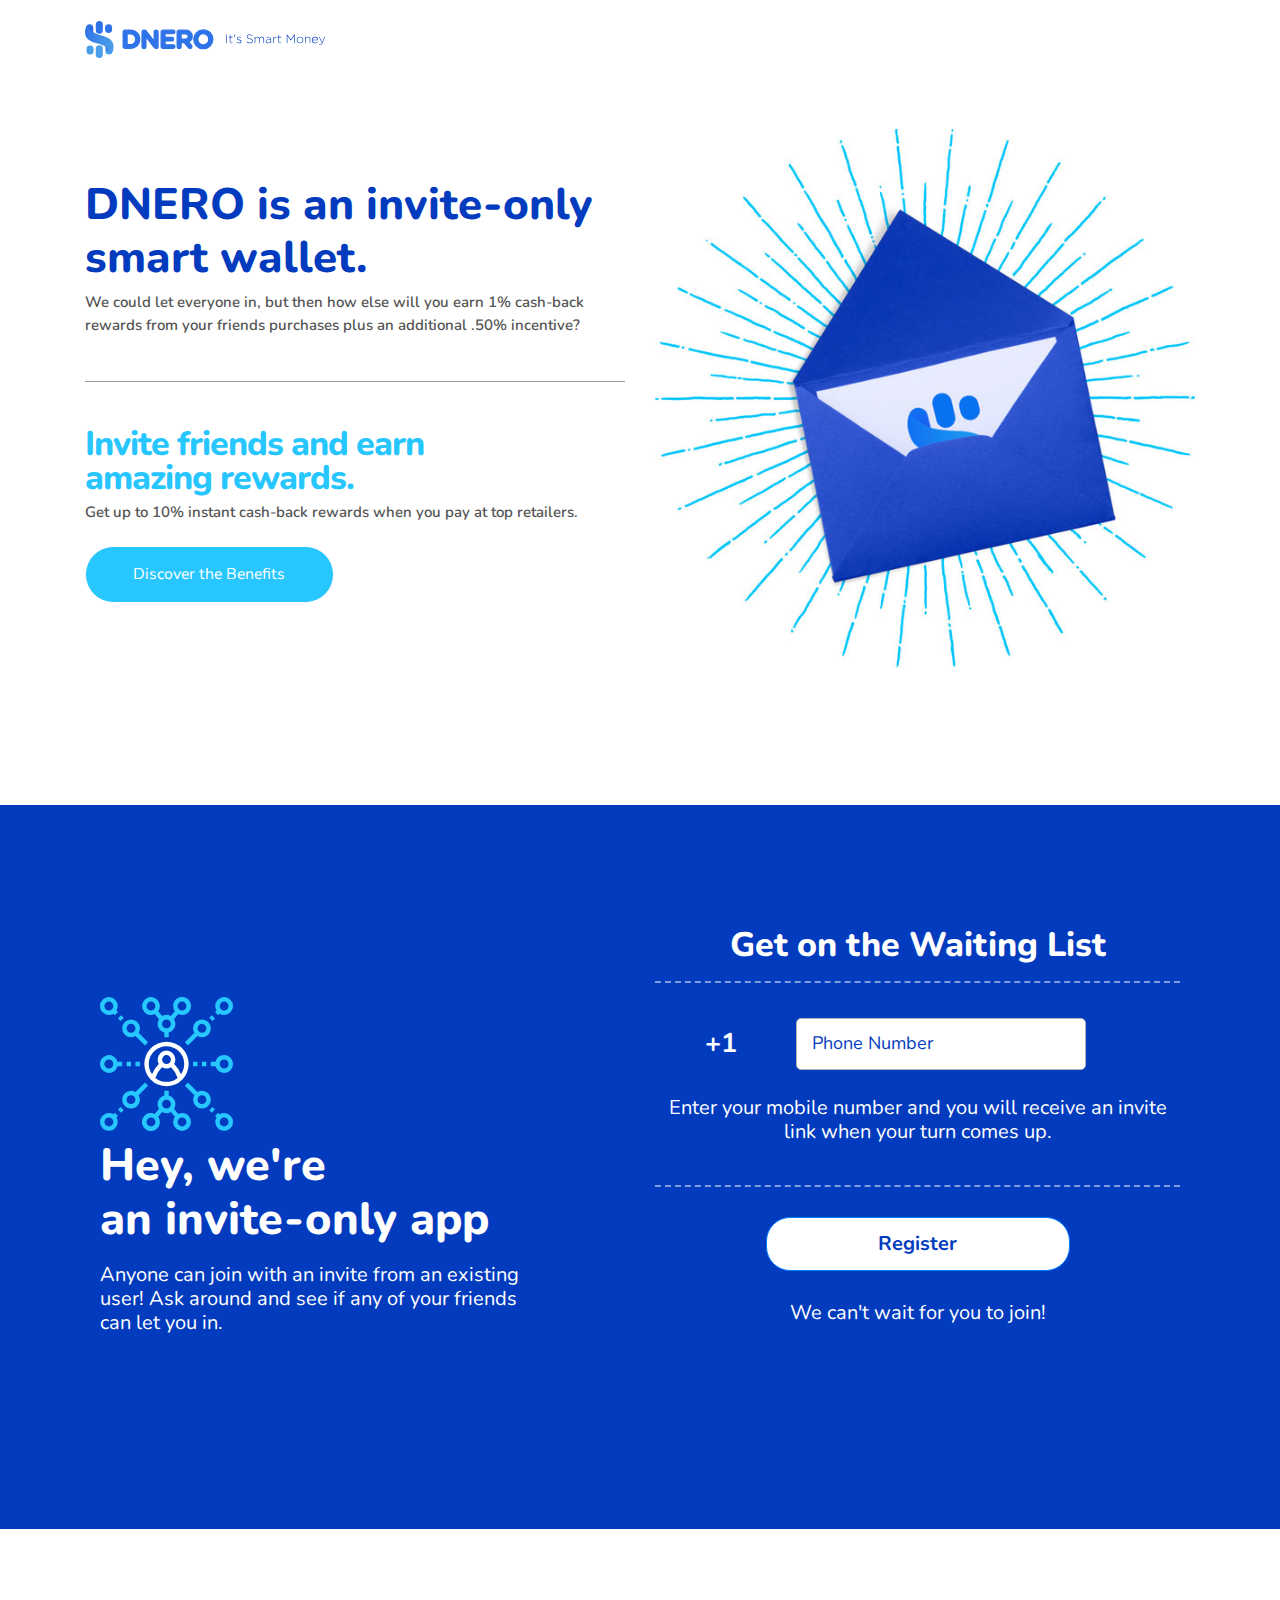
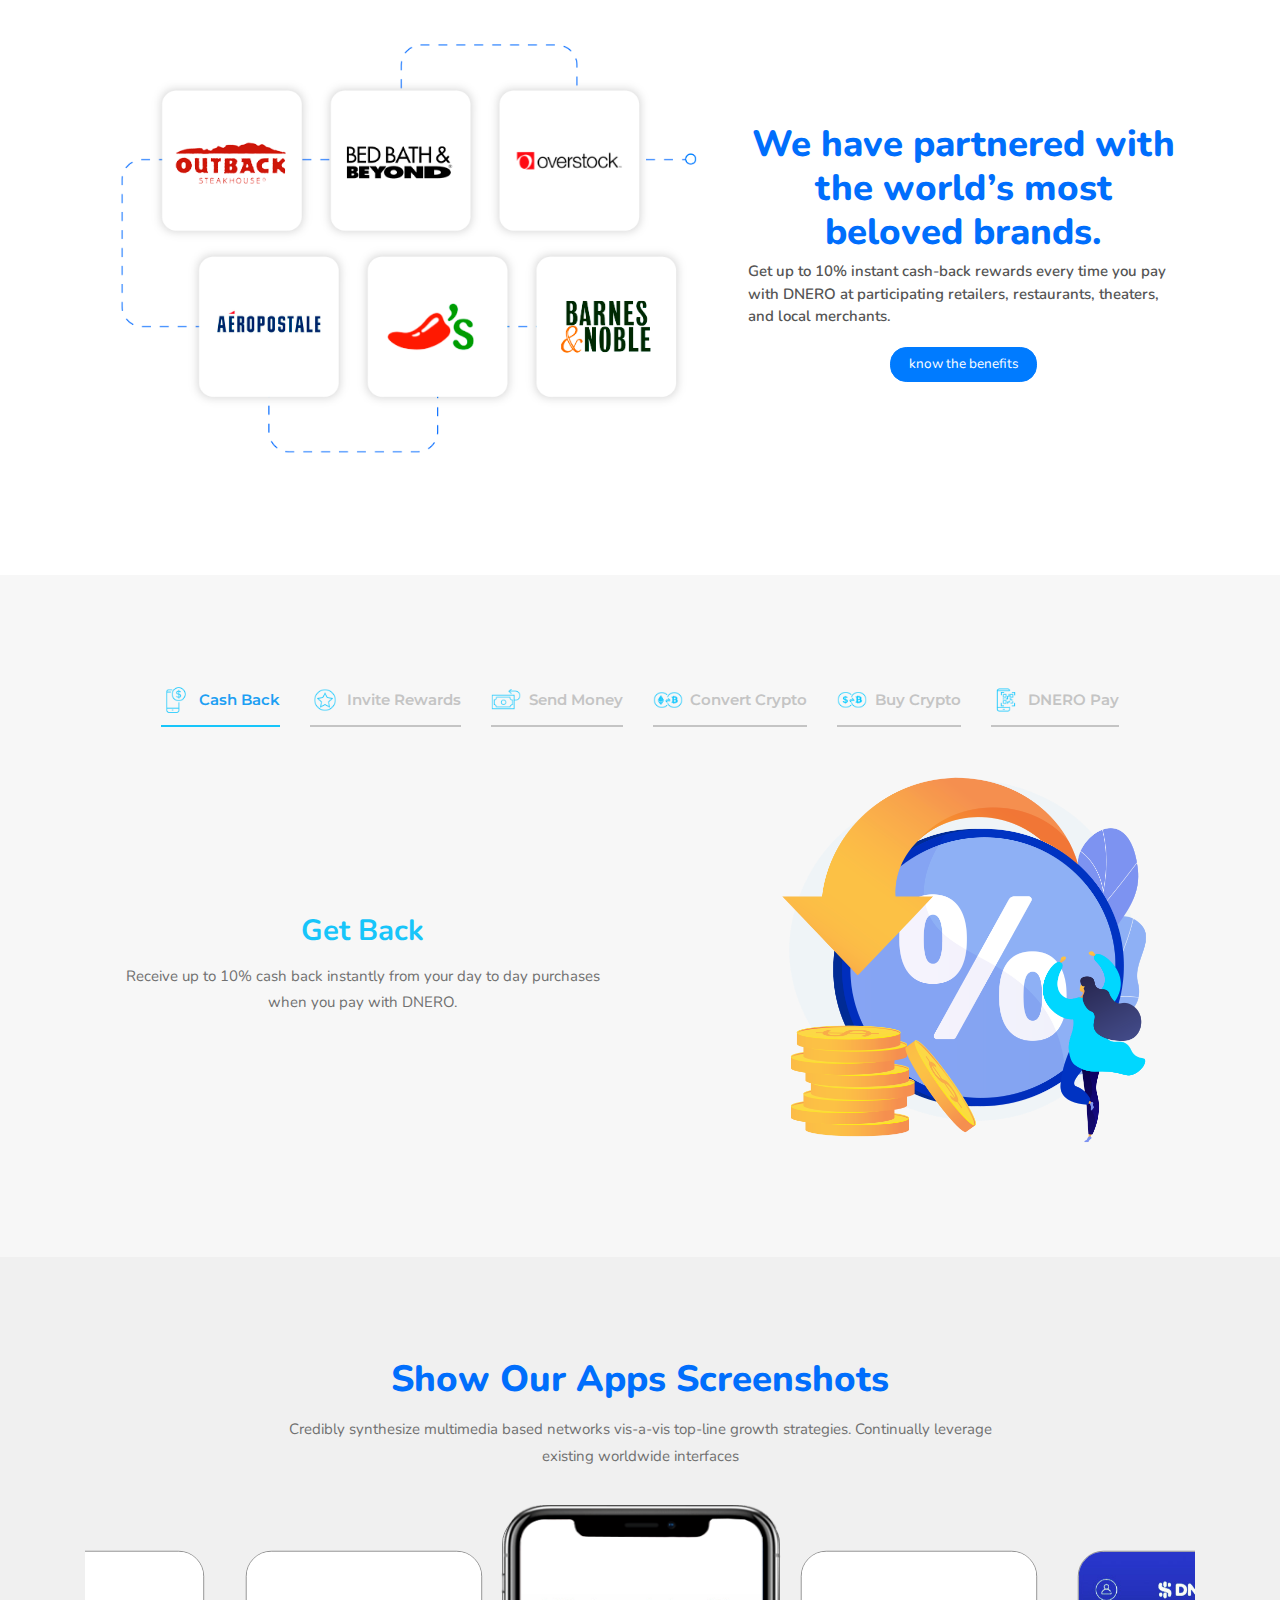
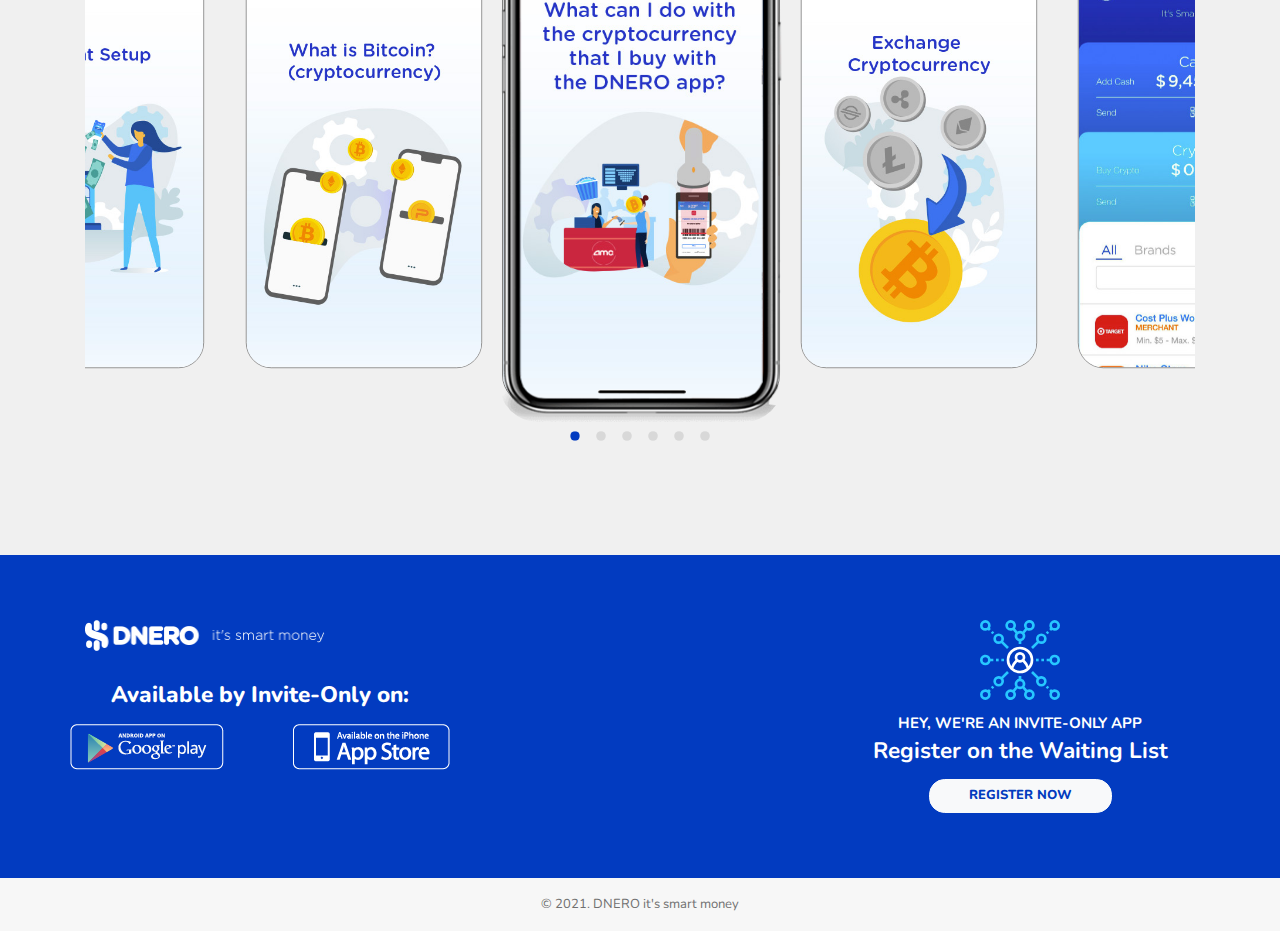
<file: index.html>
<!doctype html>
<html lang="en">

<head>
    <meta charset="utf-8">
    <meta http-equiv="X-UA-Compatible" content="IE=edge">
    <meta name="viewport" content="width=device-width, initial-scale=1, shrink-to-fit=no">


    <meta name="title" content="DNERO it's smart money | The NEW way to pay at thousands of locations. | Pay with CASH or Crypto">
    <meta name="author" content="DNERO">
    <META NAME="Description" CONTENT="DNERO. The smartest way to pay at thousands of locations. Use your smart phone as your preferred payment method to make everyday purchases at major retailers, restaurants, theaters and more. Pay with CASH or Crypto with DNERO. An Application that simplifies digital money for various uses.">
    <META NAME="Keywords" CONTENT="fintech, digital money, mobile payment, cryptocurrency, payment in shops, send money, request money, wallet, crypto, dnero, dnero wallet">
    <meta name="revisit" content="1 days">
    <meta name="revisit-after" content="1 days">
    <meta name="distribution" content="global">
    <meta name="robots" content="index, follow">
    <meta name="subject" content="http://www.dneroapp.com/">
    <meta name="rating" content="http://www.dneroapp.com/">

    <meta property="og:title" content="DNERO it's smart money | The New way to pay at thousands of locations. | Pay with CASH or Crypto" />
    <meta property="og:description" content="DNERO. The New way to pay at thousands of locations. Use your smart phone as your preferred payment method to make everyday purchases at major retailers, restaurants, theaters and more. Pay with CASH or Crypto with DNERO. An Application that simplifies digital money for various uses."
    />
    <meta property="og:image" content="http://www.dneroapp.com/images/og_img_home.jpg" />
    <meta property="og:url" content="http://www.dneroapp.com" />

    <link rel="apple-touch-icon" sizes="57x57" href="images/favicon/apple-icon-57x57.png">
    <link rel="apple-touch-icon" sizes="60x60" href="images/favicon/apple-icon-60x60.png">
    <link rel="apple-touch-icon" sizes="72x72" href="images/favicon/apple-icon-72x72.png">
    <link rel="apple-touch-icon" sizes="76x76" href="images/favicon/apple-icon-76x76.png">
    <link rel="apple-touch-icon" sizes="114x114" href="images/favicon/apple-icon-114x114.png">
    <link rel="apple-touch-icon" sizes="120x120" href="images/favicon/apple-icon-120x120.png">
    <link rel="apple-touch-icon" sizes="144x144" href="images/favicon/apple-icon-144x144.png">
    <link rel="apple-touch-icon" sizes="152x152" href="images/favicon/apple-icon-152x152.png">
    <link rel="apple-touch-icon" sizes="180x180" href="images/favicon/apple-icon-180x180.png">
    <link rel="icon" type="image/png" sizes="192x192" href="images/favicon/android-icon-192x192.png">
    <link rel="icon" type="image/png" sizes="32x32" href="images/favicon/favicon-32x32.png">
    <link rel="icon" type="image/png" sizes="96x96" href="images/favicon/favicon-96x96.png">
    <link rel="icon" type="image/png" sizes="16x16" href="images/favicon/favicon-16x16.png">
    <link rel="manifest" href="images/favicon//manifest.json">
    <meta name="msapplication-TileColor" content="#1da1f2">
    <meta name="msapplication-TileImage" content="images/favicon/ms-icon-144x144.png">
    <meta name="theme-color" content="#1da1f2">

    <title>DNERO it's Smart Money | The New way to pay at thousands of locations. | Pay with CASH or Crypto</title>

    <link rel="icon" type="image/png" href="img/favicon.png" />

    <!--google fonts-->
    <link href="https://fonts.googleapis.com/css?family=Montserrat:400,500,600,700%7COpen+Sans&display=swap" rel="stylesheet">

    <link href="https://fonts.googleapis.com/css2?family=Nunito:ital,wght@0,200;0,300;0,400;0,600;0,700;0,800;0,900;1,200;1,300;1,400;1,600;1,700;1,800;1,900&display=swap" rel="stylesheet">

    <!--Bootstrap css-->
    <link rel="stylesheet" href="css/bootstrap.min.css">
    <!--Magnific popup css-->
    <link rel="stylesheet" href="css/magnific-popup.css">
    <!--Themify icon css-->
    <link rel="stylesheet" href="css/themify-icons.css">
    <!--animated css-->
    <link rel="stylesheet" href="css/animate.min.css">
    <!--ytplayer css-->
    <link rel="stylesheet" href="css/jquery.mb.YTPlayer.min.css">
    <!--Owl carousel css-->
    <link rel="stylesheet" href="css/owl.carousel.min.css">
    <link rel="stylesheet" href="css/owl.theme.default.min.css">
    <!--custom css-->
    <link rel="stylesheet" href="css/style.css">
    <!--responsive css-->
    <link rel="stylesheet" href="css/responsive.css">

    <link rel="stylesheet" href="css/custom.css">

</head>

<body>


    <!--loader start-->
    <div id="preloader">
        <div class="loader1">
            <span></span>
            <span></span>
            <span></span>
            <span></span>
            <span></span>
        </div>
    </div>
    <!--loader end-->

    <!--header section start-->
    <header class="header">
        <!--start navbar-->
        <nav class="navbar navbar-expand-lg fixed-top">
            <div class="container">
                <a class="navbar-brand" href="index.html">
                    <img src="img/ic_logo_navbar@2x.svg" width="160" alt="logo" class="img-fluid" />
                </a>
                <button class="navbar-toggler" type="button" data-toggle="collapse" data-target="#navbarSupportedContent" aria-controls="navbarSupportedContent" aria-expanded="false" aria-label="Toggle navigation">
                <span class="ti-menu"></span>
            </button>
                <div class="collapse navbar-collapse h-auto" id="navbarSupportedContent">
                    <ul class="navbar-nav ml-auto menu">
                        <li style="display:none"><a href="index.html" class="page-scroll active">DNERO App</a></li>
                        <li style="display:none"><a href="DneroForMerchants.html" class="page-scroll">DNERO for Merchants</a></li>
                        <li style="display:none;"><a href="DneroArk.html" class="page-scroll">DNERO ARK</a></li>
                        <!--<li><a href="#business_opportunity" class="page-scroll">Business Opportunity</a></li>-->
                        <li style="display:none"><a href="ContactUs.html" class="page-scroll">Contact us</a></li>

                    </ul>
                </div>
            </div>
        </nav>
    </header>
    <!--header section end-->


    <!--body content wrap start-->
    <div class="main">

        <!--hero section start-->
        <!--<section class="hero-equal-height ptb-100 gradient-overlay"
             style="background: url('img/image_A01_home.jpg')no-repeat center center / cover">-->
        <!--<section class="hero-equal-height ptb-100" style="background: url('img/01_image_banner.jpg')no-repeat right center / cover">-->
        <section class="hero-equal-height ptb-100">
            <div class="container">
                <div class="row justify-content-between">
                    <div class="col-md-6 col-lg-6">
                        <div class="hero-content-left text-white my-lg-0 my-md-5 my-sm-5 my-5">
                            <!--<h1 class="text-white">The smartest way to<br>pay at thousands of<br>locations</h1>-->
                            <h1>DNERO is an invite-only smart wallet.</h1>
                            <!--<p class="lead">Use your smart phone as your preferred payment method to make everyday purchases at major re-tailers, restaurants, theaters and more. Pay with CASH or Crypto with DNERO.</p>-->
                            <p class="lead">We could let everyone in, but then how else will you earn 1% cash-back rewards from your friends purchases plus an additional .50% incentive?</p>
                            <div class="lineSeparator"></div>
                            <h2>Invite friends and earn<br>amazing rewards.</h2>
                            <p class="lead">Get up to 10% instant cash-back rewards when you pay at top retailers.</p>
                            <div class="action-btns download-btn mt-4">
                                <a href="#brandPartners" class="page-scroll btn btn-light animated-btn">Discover the Benefits</a>
                            </div>

                        </div>
                    </div>
                    <div class="col-md-6 col-lg-6">
                        <div class="video-app-wrap m-sm-auto ml-auto">
                            <!--<div class="iphone-mask">-->
                            <div class="invite">
                                <!--<img src="img/image_phone_dnero_2.png" alt="app" class="img-fluid mask-img" />-->
                                <img src="img/sobre_site_2.jpg" alt="invite" class="img-fluid" />

                            </div>
                        </div>
                    </div>
                </div>
            </div>
            <!--<div class="shape-bottom">
                <img src="img/hero-shape-bottom.svg" alt="shape" class="bottom-shape img-fluid">
            </div>-->
        </section>
        <!--hero section end-->
        <section class="pbt-100 register" id="register">
            <div class="container">
                <div class="row justify-content-between align-items-center">
                    <!--<div class="col-md-6 col-lg-6 text-center text-sm-left part-left">-->
                    <div class="col-md-5 col-lg-5 text-center text-sm-left part-left">
                        <img src="img/Icons/ic_network_invite.svg">
                        <h2>Hey, we're<br> an invite-only app</h2>
                        <p>Anyone can join with an invite from an existing user! Ask around and see if any of your friends can let you in.</p>
                    </div>
                    <div class="col-md-6 col-lg-6 text-center part-right">
                        <h2>Get on the Waiting List</h2>
                        <div class="lineRegister"></div>
                        <!--<form id="contact-form" method="post" action="add_contact.php">-->
                        <script src="js/registerPhone.js">
                            /*function registerPhone(areaCode, phoneNumber) {
                                                                                                                                                                                                                                                                                                                                                                                                                                                                                                                                                                                                                                                                                                                                                                                                                                                                                                                                                                                                                                                                                                                                                                                                                                                                                                                                                                                                                                                                                                                                                                                                                                                                                                                                                                                                                                                                                                                                                        var parametros = {
                                                                                                                                                                                                                                                                                                                                                                                                                                                                                                                                                                                                                                                                                                                                                                                                                                                                                                                                                                                                                                                                                                                                                                                                                                                                                                                                                                                                                                                                                                                                                                                                                                                                                                                                                                                                                                                                                                                                                            "areaCode": areaCode,
                                                                                                                                                                                                                                                                                                                                                                                                                                                                                                                                                                                                                                                                                                                                                                                                                                                                                                                                                                                                                                                                                                                                                                                                                                                                                                                                                                                                                                                                                                                                                                                                                                                                                                                                                                                                                                                                                                                                                            "phoneNumber": phoneNumber
                                                                                                                                                                                                                                                                                                                                                                                                                                                                                                                                                                                                                                                                                                                                                                                                                                                                                                                                                                                                                                                                                                                                                                                                                                                                                                                                                                                                                                                                                                                                                                                                                                                                                                                                                                                                                                                                                                                                                        };
                                                                                                                                                                                                                                                                                                                                                                                                                                                                                                                                                                                                                                                                                                                                                                                                                                                                                                                                                                                                                                                                                                                                                                                                                                                                                                                                                                                                                                                                                                                                                                                                                                                                                                                                                                                                                                                                                                                                                        $.ajax({
                                                                                                                                                                                                                                                                                                                                                                                                                                                                                                                                                                                                                                                                                                                                                                                                                                                                                                                                                                                                                                                                                                                                                                                                                                                                                                                                                                                                                                                                                                                                                                                                                                                                                                                                                                                                                                                                                                                                                            data: parametros,
                                                                                                                                                                                                                                                                                                                                                                                                                                                                                                                                                                                                                                                                                                                                                                                                                                                                                                                                                                                                                                                                                                                                                                                                                                                                                                                                                                                                                                                                                                                                                                                                                                                                                                                                                                                                                                                                                                                                                            url: 'add_contact.php',
                                                                                                                                                                                                                                                                                                                                                                                                                                                                                                                                                                                                                                                                                                                                                                                                                                                                                                                                                                                                                                                                                                                                                                                                                                                                                                                                                                                                                                                                                                                                                                                                                                                                                                                                                                                                                                                                                                                                                            type: 'post',
                                                                                                                                                                                                                                                                                                                                                                                                                                                                                                                                                                                                                                                                                                                                                                                                                                                                                                                                                                                                                                                                                                                                                                                                                                                                                                                                                                                                                                                                                                                                                                                                                                                                                                                                                                                                                                                                                                                                                            beforeSend: function() {
                                                                                                                                                                                                                                                                                                                                                                                                                                                                                                                                                                                                                                                                                                                                                                                                                                                                                                                                                                                                                                                                                                                                                                                                                                                                                                                                                                                                                                                                                                                                                                                                                                                                                                                                                                                                                                                                                                                                                                $("#result").html("Processing...");
                                                                                                                                                                                                                                                                                                                                                                                                                                                                                                                                                                                                                                                                                                                                                                                                                                                                                                                                                                                                                                                                                                                                                                                                                                                                                                                                                                                                                                                                                                                                                                                                                                                                                                                                                                                                                                                                                                                                                            },
                                                                                                                                                                                                                                                                                                                                                                                                                                                                                                                                                                                                                                                                                                                                                                                                                                                                                                                                                                                                                                                                                                                                                                                                                                                                                                                                                                                                                                                                                                                                                                                                                                                                                                                                                                                                                                                                                                                                                            success: function(response) {
                                                                                                                                                                                                                                                                                                                                                                                                                                                                                                                                                                                                                                                                                                                                                                                                                                                                                                                                                                                                                                                                                                                                                                                                                                                                                                                                                                                                                                                                                                                                                                                                                                                                                                                                                                                                                                                                                                                                                                $("#result").html(response);

                                                                                                                                                                                                                                                                                                                                                                                                                                                                                                                                                                                                                                                                                                                                                                                                                                                                                                                                                                                                                                                                                                                                                                                                                                                                                                                                                                                                                                                                                                                                                                                                                                                                                                                                                                                                                                                                                                                                                            }
                                                                                                                                                                                                                                                                                                                                                                                                                                                                                                                                                                                                                                                                                                                                                                                                                                                                                                                                                                                                                                                                                                                                                                                                                                                                                                                                                                                                                                                                                                                                                                                                                                                                                                                                                                                                                                                                                                                                                        });
                                                                                                                                                                                                                                                                                                                                                                                                                                                                                                                                                                                                                                                                                                                                                                                                                                                                                                                                                                                                                                                                                                                                                                                                                                                                                                                                                                                                                                                                                                                                                                                                                                                                                                                                                                                                                                                                                                                                                    }*/
                        </script>
                        <from id="contact-form" method="post">
                            <div class="row align-items-center" id="rowRegister">

                                <h3 class="col-3">+1</h3><input class="col-8" type="text" placeholder="Phone Number" name="phoneNumber" required="required" id="phoneNumber">

                            </div>

                            <p id="pRegister">Enter your mobile number and you will receive an invite link when your turn comes up.</p>
                            <div id="result"></div>
                            <div class="lineRegister"></div>
                            <!--<input type="submit" class="btn btn-primary" value="Register" href="javascript:;" onclick="registerPhone($('#areaCode').val(),$('#phoneNumber').val());">-->
                            <input id="buttonRegister" type="button" name="register" class="btn btn-primary" value="Register" href="javascript:;" onclick="registerPhone($('#phoneNumber').val());">
                            <!--<div class="btn btn-primary">REGISTER NOW</div>-->
                            <p id="pRegister2">We can't wait for you to join!</p>

                            </form>
                    </div>
                </div>
            </div>
        </section>
        <!--promo-section start-->
        <section class="ptb-100" id="brandPartners">
            <div class="container">
                <div class="row justify-content-between align-items-center">
                    <div class="col-md-7 col-lg-7">
                        <div class="img-wrap">
                            <img src="img/img_group_brands_03.png" alt="how work" class="img-fluid" />
                        </div>
                    </div>
                    <div class="col-md-5 col-lg-5">
                        <div class="promo-content-wrap">
                            <h2>We have partnered with the world’s most beloved brands.</h2>
                            <p class="lead">Get up to 10% instant cash-back rewards every time you pay with DNERO at participating retailers, restaurants, theaters, and local merchants.
                            </p>

                            <a href="#" class="btn btn-primary iwkt">know the benefits</a>
                        </div>
                    </div>
                </div>
            </div>
        </section>
        <!--promo-section end-->



        <!--feature section tab style start-->
        <section id="features" class="feature-tab-section ptb-100 gray-light-bg">
            <div class="container">
                <div class="row">
                    <div class="col-md-12">
                        <div class="feature-content-wrap">
                            <ul class="nav nav-tabs feature-tab justify-content-center border-bottom-0" data-tabs="tabs">
                                <li class="nav-item">
                                    <a class="nav-link active h6 d-flex align-items-center" href="#tab6-1" data-toggle="tab">
                                        <img class="d-inline-block mr-2 icon-sm p1" src="img/Icons/ic_menu_cash@2x.png"> Cash Back
                                    </a>
                                </li>
                                <li class="nav-item">
                                    <a class="nav-link h6 d-flex align-items-center" href="#tab6-2" data-toggle="tab">
                                        <img class="d-inline-block mr-2 icon-sm p1" src="img/Icons/ic_menu_rewards@2x.png"> Invite Rewards
                                    </a>
                                </li>
                                <li class="nav-item">
                                    <a class="nav-link h6 d-flex align-items-center" href="#tab6-3" data-toggle="tab">
                                        <img class="d-inline-block mr-2 icon-sm p1" src="img/Icons/ic_menu_send@2x.png"> Send Money
                                    </a>
                                </li>
                                <li class="nav-item">
                                    <a class="nav-link h6 d-flex align-items-center" href="#tab6-4" data-toggle="tab">
                                        <img class="d-inline-block mr-2 icon-sm p1" src="img/Icons/ic_menu_convert@2x.png"> Convert Crypto
                                    </a>
                                </li>
                                <!--<li class="nav-item">
                                    <a class="nav-link h6 d-flex align-items-center" href="#tab6-5" data-toggle="tab">
                                        <img class="d-inline-block mr-2 icon-sm p1" src="img/Icons/ic_dnero_ark@2x.png"> DNERO ARK
                                    </a>
                                </li>
                                <li class="nav-item">
                                    <a class="nav-link h6 d-flex align-items-center" href="#tab6-6" data-toggle="tab">
                                        <img class="d-inline-block mr-2 icon-sm p1" src="img/Icons/ic_menu_dnero_pay@2x.png"> DNERO Pay
                                    </a>
                                </li>-->
                                <li class="nav-item">
                                    <a class="nav-link h6 d-flex align-items-center" href="#tab6-5" data-toggle="tab">
                                        <img class="d-inline-block mr-2 icon-sm p1" src="img/Icons/ic_menu_buy@2x.png"> Buy Crypto
                                    </a>
                                </li>
                                <li class="nav-item">
                                    <a class="nav-link h6 d-flex align-items-center" href="#tab6-6" data-toggle="tab">
                                        <img class="d-inline-block mr-2 icon-sm p1" src="img/Icons/ic_menu_dnero_pay@2x.png"> DNERO Pay
                                    </a>
                                </li>
                            </ul>
                            <div class="tab-content feature-tab-content">
                                <div class="tab-pane active" id="tab6-1">
                                    <div class="row align-items-center justify-content-between pt-5">
                                        <div class="col-md-6 col-lg-6">
                                            <div class="tab-content-wrap">
                                                <!--<span class="h1 display-3 color-secondary font-weight-bold mb-3 d-block">01.</span>-->
                                                <h3>Get Back</h3>
                                                <p>Receive up to 10% cash back instantly from your day to day purchases<br>when you pay with DNERO.</p>
                                                <!--<br> using your cash funds with DNERO.</p>-->
                                            </div>
                                        </div>
                                        <div class="col-md-5 col-lg-5">
                                            <div class="img-wrap text-center">
                                                <!--<img src="img/tab/tab_01.png" alt="feature" class="img-fluid rounded" />-->
                                                <img src="img/tab/image_A01.png" alt="feature" class="img-fluid rounded" />
                                            </div>
                                        </div>
                                    </div>
                                </div>
                                <div class="tab-pane" id="tab6-2">
                                    <div class="row align-items-center justify-content-between pt-5">
                                        <div class="col-md-6 col-lg-6">
                                            <div class="tab-content-wrap">
                                                <!--<span class="h1 display-3 color-secondary font-weight-bold mb-3 d-block">02.</span>-->
                                                <h3>Invite Rewards</h3>
                                                <!--<p>DNERO rewards you for your day to day shooping.</p>-->
                                                <p>DNERO rewards you for your referals with up to 1% cash back of all purchases made by your friends and family at thousands of top brand locations.</p>
                                                <p>Even better, when your friends invite other people to DNERO, you earn. 50% of all purchases made by them. Therefore, you earn 2 levels of cash-back rewards.</p>
                                            </div>
                                        </div>
                                        <div class="col-md-5 col-lg-5">
                                            <div class="img-wrap text-center">
                                                <!--<img src="img/tab/tab_02.png" alt="feature" class="img-fluid rounded" />-->
                                                <img src="img/tab/image_A02.png" alt="feature" class="img-fluid rounded" />
                                            </div>
                                        </div>
                                    </div>
                                </div>
                                <div class="tab-pane" id="tab6-3">
                                    <div class="row align-items-center justify-content-between pt-5">
                                        <div class="col-md-6 col-lg-6">
                                            <div class="tab-content-wrap">
                                                <!--<span style="display:none" class="h1 display-3 color-secondary font-weight-bold mb-3 d-block">03.</span>-->
                                                <h3>Send Money</h3>
                                                <!--<p>Send money to friends and family and they can make instant purchases at thousands of locations.</p>-->
                                                <p>Once you link your bank account to your DNERO wallet, you can send money to friends and family. They can make instant purchases at thousands of locations to earn cash-back rewards, buy cryptocurrencies,
                                                    or cash-out funds to their bank account.</p>

                                            </div>
                                        </div>
                                        <div class="col-md-5 col-lg-5">
                                            <div class="img-wrap text-center">
                                                <!--<img src="img/tab/tab_03.png" alt="feature" class="img-fluid rounded" />-->
                                                <img src="img/tab/image_A03.png" alt="feature" class="img-fluid rounded" />
                                            </div>
                                        </div>
                                    </div>
                                </div>
                                <div class="tab-pane" id="tab6-4">
                                    <div class="row align-items-center justify-content-between pt-5">
                                        <div class="col-md-6 col-lg-6">
                                            <div class="tab-content-wrap">
                                                <!--<span style="display:none" class="h1 display-3 color-secondary font-weight-bold mb-3 d-block">04.</span>-->
                                                <h3>Convert Crypto</h3>
                                                <!--<p>You can convert over 100+ cryptocurrencies listed on major exchanges into Bitcoin. Bitcoin is instantly converted to cash for you to make purchases at thousands of top brand locations.</p>-->
                                                <p>Crypto enthusiasts can bring over 100+ cryptocurrencies listed on major exchanges and exchange them into Bitcoin. DNERO instantly converts your Bitcoin into cash when pay with Bitcoin at thousands of top
                                                    brand locations.</p>
                                            </div>
                                        </div>
                                        <div class="col-md-5 col-lg-5">
                                            <div class="img-wrap text-center">
                                                <!--<img src="img/tab/tab_04.png" alt="feature" class="img-fluid rounded" />-->
                                                <img src="img/tab/image_A04.png" alt="feature" class="img-fluid rounded" />
                                            </div>
                                        </div>
                                    </div>
                                </div>
                                <!--<div class="tab-pane" id="tab6-5">
                                    <div class="row align-items-center justify-content-between pt-5">
                                        <div class="col-md-6 col-lg-6">
                                            <div class="tab-content-wrap">
                                                <span class="h1 display-3 color-secondary font-weight-bold mb-3 d-block">05.</span>
                                                <h3>Dnero ARK</h3>
                                                <p>The power of our augmented reality kit.</p>
                                                <p>The best rewarding augmented reality experience for cusotmers and merchants</p>
                                            </div>
                                        </div>
                                        <div class="col-md-5 col-lg-5">
                                            <div class="img-wrap text-center">
                                                <img src="img/tab/tab_05.png" alt="feature" class="img-fluid rounded" />
                                            </div>
                                        </div>
                                    </div>
                                </div>
                                <div class="tab-pane" id="tab6-6">
                                    <div class="row align-items-center justify-content-between pt-5">
                                        <div class="col-md-6 col-lg-6">
                                            <div class="tab-content-wrap">
                                                <span class="h1 display-3 color-secondary font-weight-bold mb-3 d-block">06.</span>
                                                <h3>Dnero Pay</h3>
                                                <p>DNERO Pay<br> A new way to pay.<br>It's contactless.</p>
                                                <p>Lorem ipsum dolor sit amet, consectetuer adipiscing elit, sed diam nonummy nibh eusiiiy bla bla bla</p>
                                                <a href="#" class="btn btn-primary align-items-left">Learn more</a>
                                            </div>
                                        </div>
                                        <div class="col-md-5 col-lg-5">
                                            <div class="img-wrap text-center">
                                                <img src="img/tab/tab_06.png" alt="feature" class="img-fluid rounded" />
                                            </div>
                                        </div>
                                    </div>
                                </div>-->
                                <div class="tab-pane" id="tab6-5">
                                    <div class="row align-items-center justify-content-between pt-5">
                                        <div class="col-md-6 col-lg-6">
                                            <div class="tab-content-wrap">
                                                <!--<span class="h1 display-3 color-secondary font-weight-bold mb-3 d-block">05.</span>-->
                                                <h3>Buy Cryptocurrencies</h3>
                                                <!--<p>DNERO Pay<br> A new way to pay.<br>It's contactless.</p>
                                                <p>Lorem ipsum dolor sit amet, consectetuer adipiscing elit, sed diam nonummy nibh eusiiiy bla bla bla</p>-->
                                                <p>You can purchase the following crytocurrencies directly on the app using the funds from your DNERO wallet: Bitcoin, Bitcoin Cash, Dogecoin, Ethereum, Litecoin, Monero, USD Coin, and more.</p>
                                                <p>You can use cryptocurrency to pay instantly at participating top brands and local merchants. Yes, you also get instant cash-back rewards when you pay with crypto.</p>
                                                <!--<a href="#" class="btn btn-primary align-items-left">Learn more</a>-->
                                            </div>
                                        </div>
                                        <div class="col-md-5 col-lg-5">
                                            <div class="img-wrap text-center">
                                                <!--<img src="img/tab/tab_05.png" alt="feature" class="img-fluid rounded" />-->
                                                <img src="img/tab/image_A09.png" alt="feature" class="img-fluid rounded" />
                                            </div>
                                        </div>
                                    </div>
                                </div>
                                <div class="tab-pane" id="tab6-6">
                                    <div class="row align-items-center justify-content-between pt-5">
                                        <div class="col-md-6 col-lg-6">
                                            <div class="tab-content-wrap">
                                                <!--<span class="h1 display-3 color-secondary font-weight-bold mb-3 d-block">05.</span>-->
                                                <h3>DNERO Pay</h3>
                                                <!--<p>DNERO Pay<br> A new way to pay.<br>It's contactless.</p>
                                                <p>Lorem ipsum dolor sit amet, consectetuer adipiscing elit, sed diam nonummy nibh eusiiiy bla bla bla</p>-->
                                                <p>Be on the look out for the DNERO QR codes located at local merchants in your area. We are reactivating the economy by helping small businesses re-open and re-launch. Simply scan and pay with your DNERO wallet.</p>
                                                <p>When you pay using DNERO Pay, you are helping small businesses save on payment processing fees. Be part of the movement.</p>
                                                <!--<a href="#" class="btn btn-primary align-items-left">Learn more</a>-->
                                            </div>
                                        </div>
                                        <div class="col-md-5 col-lg-5">
                                            <div class="img-wrap text-center">
                                                <!--<img src="img/tab/tab_05.png" alt="feature" class="img-fluid rounded" />-->
                                                <img src="img/tab/image_A05.png" alt="feature" class="img-fluid rounded" />
                                            </div>
                                        </div>
                                    </div>
                                </div>
                            </div>
                        </div>
                    </div>
                </div>
            </div>
        </section>
        <!--feature section tab style end-->



        <!--screenshots section start-->
        <section id="screenshots" class="screenshots-section ptb-100 gray-light-bg">
            <div class="container">
                <div class="row justify-content-center">
                    <div class="col-md-9 col-lg-8">
                        <div class="section-heading text-center mb-5">
                            <h2>Show Our Apps Screenshots</h2>
                            <p>Credibly synthesize multimedia based networks vis-a-vis top-line growth strategies. Continually leverage existing worldwide interfaces </p>
                        </div>
                    </div>
                </div>
                <!--start app screen carousel-->
                <div class="screen-slider-content">
                    <div class="screenshot-frame"></div>
                    <div class="screen-carousel owl-carousel owl-theme dot-indicator">
                        <img src="img/scroll/placas_A01.jpg" class="img-fluid" alt="screenshots" />
                        <img src="img/scroll/placas_A02.jpg" class="img-fluid" alt="screenshots" />
                        <img src="img/scroll/placas_A03.jpg" class="img-fluid" alt="screenshots" />
                        <img src="img/scroll/placas_A04.jpg" class="img-fluid" alt="screenshots" />
                        <img src="img/scroll/placas_A05.jpg" class="img-fluid" alt="screenshots" />
                        <img src="img/scroll/placas_A06.jpg" class="img-fluid" alt="screenshots" />

                    </div>
                </div>
                <!--end app screen carousel-->

            </div>
        </section>
        <!--screenshots section end-->










        <!--contact us section start-->
        <!--<section id="contact" class="contact-us-section ptb-100">
        <div class="container">
            <div class="row justify-content-around">
                <div class="col-md-6">
                    <div class="contact-us-form gray-light-bg rounded p-5">
                        <h4>Ready to get started?</h4>
                        <form action="#" method="POST" id="contactForm1" class="contact-us-form" novalidate="novalidate">
                            <div class="form-row">
                                <div class="col-12">
                                    <div class="form-group">
                                        <input type="text" class="form-control" name="name" placeholder="Enter name" required="required">
                                    </div>
                                </div>
                                <div class="col-12">
                                    <div class="form-group">
                                        <input type="email" class="form-control" name="email" placeholder="Enter email" required="required">
                                    </div>
                                </div>
                                <div class="col-12">
                                    <div class="form-group">
                                        <textarea name="message" id="message" class="form-control" rows="7" cols="25" placeholder="Message"></textarea>
                                    </div>
                                </div>
                                <div class="col-sm-12 mt-3">
                                    <button type="submit" class="btn solid-btn" id="btnContactUs">
                                        Send Message
                                    </button>
                                </div>
                            </div>
                        </form>
                    </div>
                </div>
                <div class="col-md-5">
                    <div class="contact-us-content">
                        <h2>Looking for a excellent Business idea?</h2>
                        <p class="lead">Seamlessly deliver pandemic e-services and next-generation initiatives.</p>

                        <a href="#" class="btn outline-btn align-items-center">Get Directions <span class="ti-arrow-right pl-2"></span></a>

                        <hr class="my-5">

                        <h5>Our Headquarters</h5>
                        <address>
                            100 Yellow House, Mn <br>
                            Factory, United State, 13420
                        </address>
                        <br>
                        <span>Phone: +1234567890123</span> <br>
                        <span>Email: <a href="mailto:email@yourdomain.com" class="link-color">email@yourdomain.com</a></span>

                    </div>
                </div>
            </div>
        </div>
    </section>-->
        <!--contact us section end-->

    </div>
    <!--body content wrap end-->

    <!--footer section start-->
    <footer class="footer-section">
        <!--footer top start-->
        <div class="footer-top">
            <div class="container">
                <div class="row">
                    <div class="col-lg-4 col-md-8 col-sm-10 offset-sm-1 offset-md-2 offset-lg-0 col-8 offset-2">
                        <div class="footer-nav-wrap text-white mb-0 mb-md-5 mb-lg-0 div-left">
                            <a class="d-block" href="#"><img src="img/ic_logo_footer@2x.png" alt="footer logo" width="150" class="img-fluid mb-4"></a>
                            <!--<h2>Download the app and start your journey now.</h2>-->
                            <h2>Available by Invite-Only on:</h2>
                            <div class="row mobile-button-store d-flex justify-content-between">
                                <img src="img/ic_store_google_play.png"><img src="img/ic_store_ios.png">
                            </div>
                        </div>
                    </div>

                    <div class="col-lg-2 col-md-4 col-12">
                        <div class="footer-nav-wrap text-white">

                        </div>
                    </div>

                    <div class="col-lg-2 col-md-4 col-12">
                        <div class="footer-nav-wrap text-white">

                        </div>
                    </div>



                    <!--<div class="col-lg-4 col-md-4 col-sm-12">
                        <div class="footer-nav-wrap text-white div-right">
                            <h2>Follow us</h2>
                            <ul class="list-unstyled social-list mb-0">
                                <li class="list-inline-item"><a href="#" class="rounded"><span class="ti-facebook white-bg color-2 shadow rounded-circle"></span></a></li>
                                <li class="list-inline-item"><a href="#" class="rounded"><span class="ti-twitter white-bg color-2 shadow rounded-circle"></span></a></li>
                                <li class="list-inline-item"><a href="#" class="rounded"><span class="ti-instagram white-bg color-2 shadow rounded-circle"></span></a></li>
                            </ul>
                        </div>
                    </div>-->
                    <div class="col-lg-4 col-md-4 col-sm-12">
                        <div class="footer-nav-wrap text-white text-center" id="footer-left">
                            <img src="img/Icons/ic_network_invite.svg">
                            <h4>HEY, WE'RE AN INVITE-ONLY APP</h4>
                            <h2>Register on the Waiting List</h2>
                            <!--<div class="btn btn-light">REGISTER NOW</div>-->
                            <a href="#register" class="btn btn-light">REGISTER NOW</a>

                        </div>
                    </div>
                </div>
            </div>
        </div>
        <!--footer top end-->

        <!--footer copyright start-->
        <div class="footer-bottom gray-light-bg py-3">
            <div class="container">
                <div class="row text-center justify-content-center">
                    <div class="col-md-6 col-lg-5">
                        <p class="copyright-text pb-0 mb-0">© 2021. DNERO it's smart money
                    </div>
                </div>
            </div>
        </div>
        <!--footer copyright end-->
    </footer>
    <!--footer section end-->

    <!--bottom to top button start-->
    <button class="scroll-top scroll-to-target" data-target="html">
    <span class="ti-angle-up"></span>
</button>
    <!--bottom to top button end-->


    <!--jQuery-->
    <script src="js/jquery-3.4.1.min.js"></script>
    <!--Popper js-->
    <script src="js/popper.min.js"></script>
    <!--Bootstrap js-->
    <script src="js/bootstrap.min.js"></script>
    <!--Magnific popup js-->
    <script src="js/jquery.magnific-popup.min.js"></script>
    <!--jquery easing js-->
    <script src="js/jquery.easing.min.js"></script>
    <!--wow js-->
    <script src="js/wow.min.js"></script>
    <!--owl carousel js-->
    <script src="js/owl.carousel.min.js"></script>
    <!--countdown js-->
    <script src="js/jquery.countdown.min.js"></script>
    <!--custom js-->
    <script src="js/scripts.js"></script>
</body>

</html>
</file>
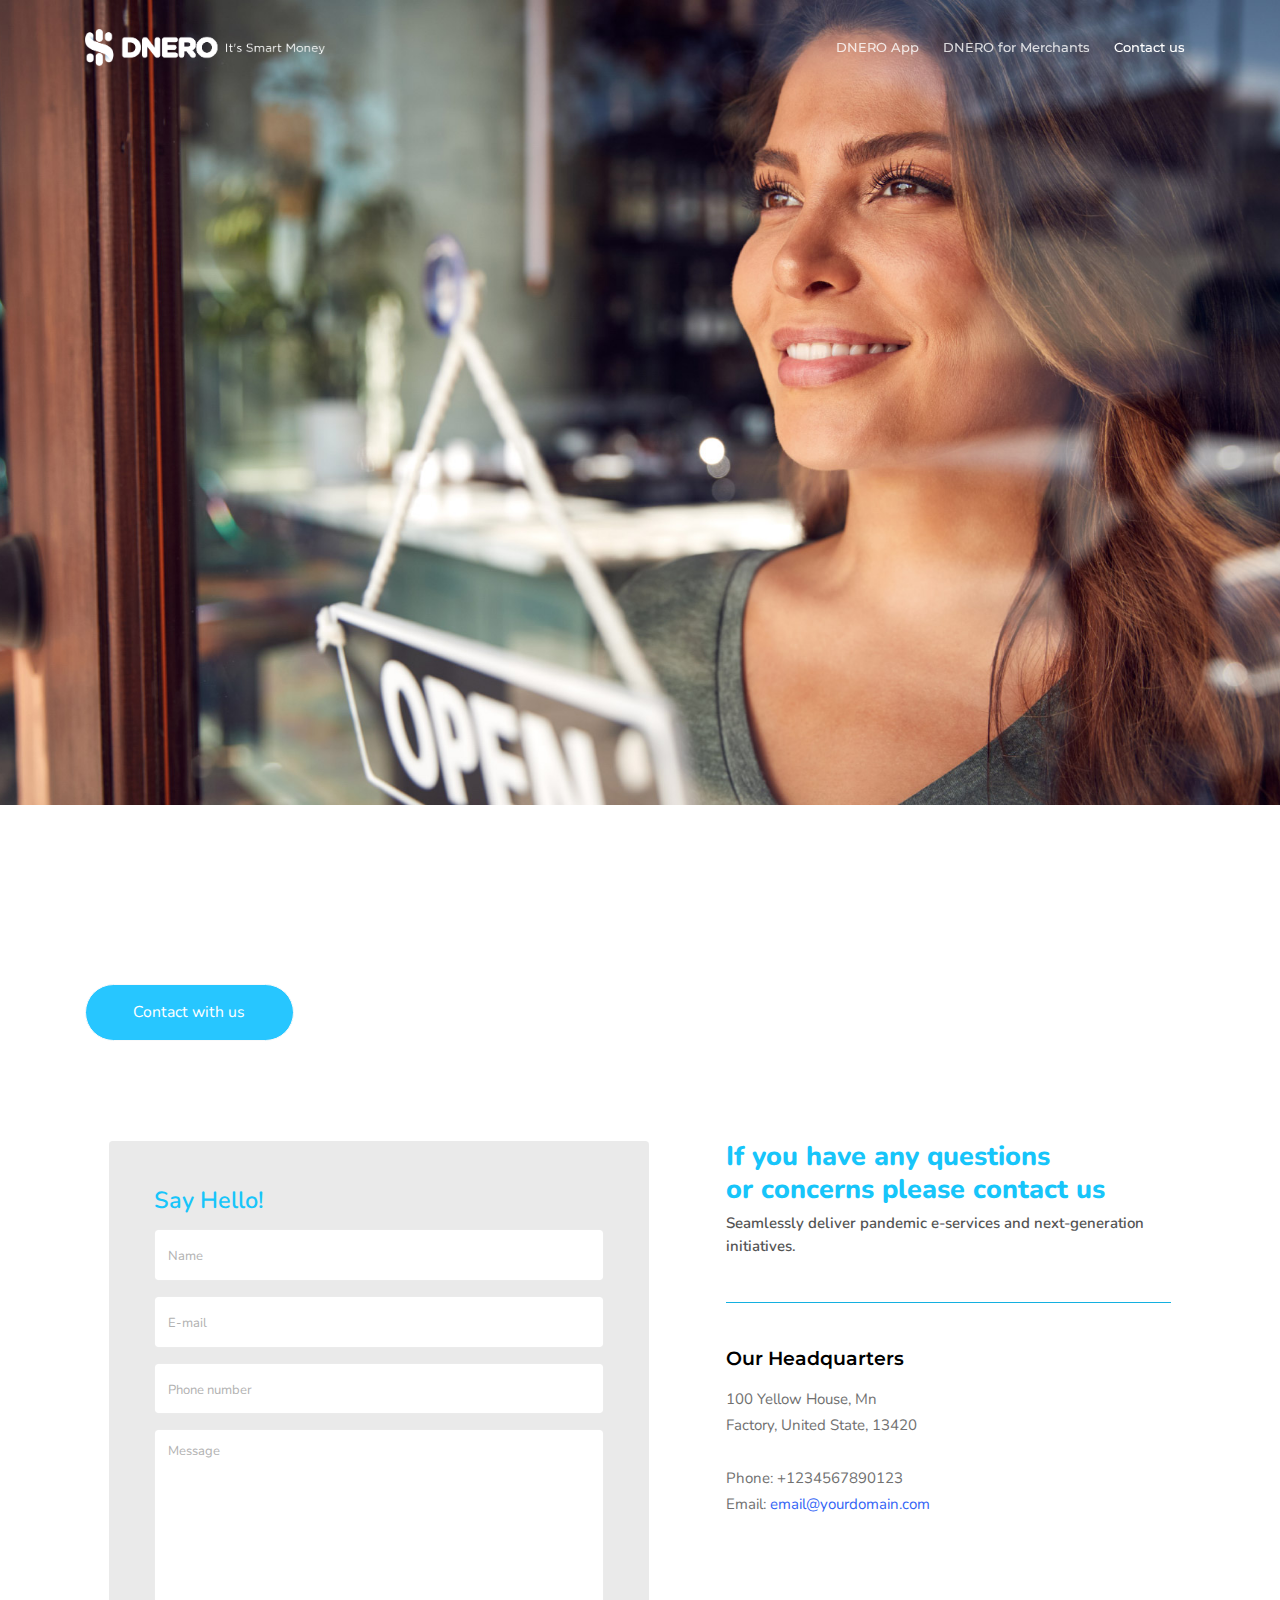
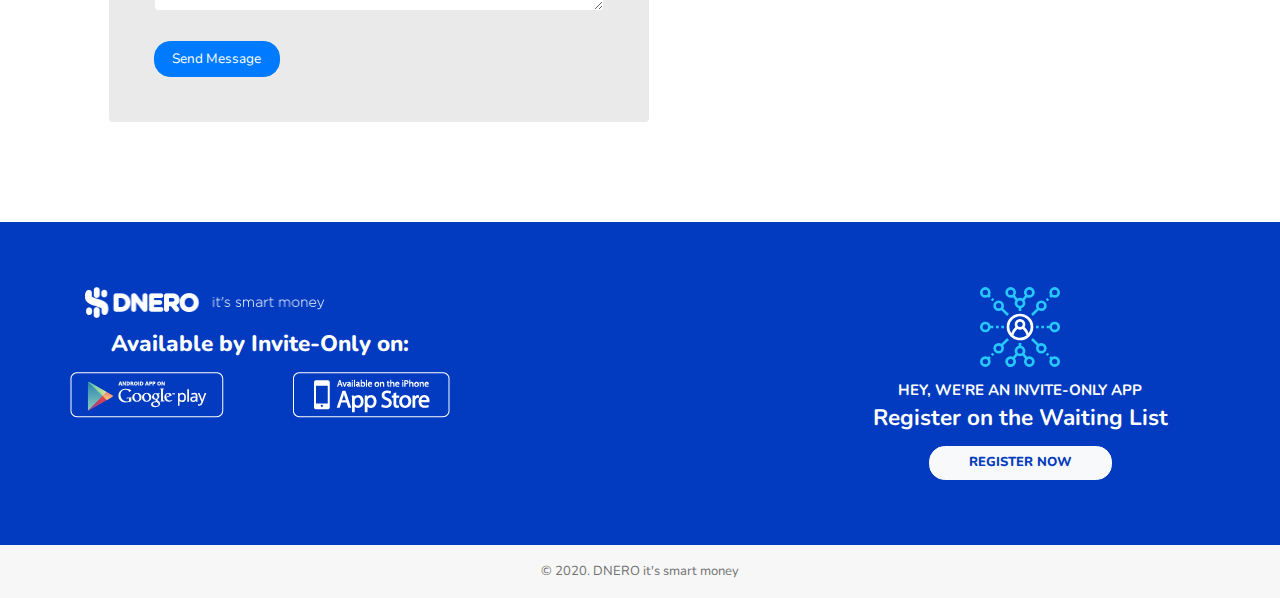
<file: ContactUs.html>
<!doctype html>
<html lang="en">

<head>
    <meta charset="utf-8">
    <meta http-equiv="X-UA-Compatible" content="IE=edge">
    <meta name="viewport" content="width=device-width, initial-scale=1, shrink-to-fit=no">


    <meta name="title" content="DNERO it's smart money | The NEW way to pay at thousands of locations. | Pay with CASH or Crypto">
    <meta name="author" content="DNERO">
    <META NAME="Description" CONTENT="DNERO. The smartest way to pay at thousands of locations. Use your smart phone as your preferred payment method to make everyday purchases at major retailers, restaurants, theaters and more. Pay with CASH or Crypto with DNERO. An Application that simplifies digital money for various uses.">
    <META NAME="Keywords" CONTENT="fintech, digital money, mobile payment, cryptocurrency, payment in shops, send money, request money, wallet, crypto, dnero, dnero wallet">
    <meta name="revisit" content="1 days">
    <meta name="revisit-after" content="1 days">
    <meta name="distribution" content="global">
    <meta name="robots" content="index, follow">
    <meta name="subject" content="http://www.dneroapp.com/">
    <meta name="rating" content="http://www.dneroapp.com/">

    <meta property="og:title" content="DNERO it's smart money | The New way to pay at thousands of locations. | Pay with CASH or Crypto" />
    <meta property="og:description" content="DNERO. The New way to pay at thousands of locations. Use your smart phone as your preferred payment method to make everyday purchases at major retailers, restaurants, theaters and more. Pay with CASH or Crypto with DNERO. An Application that simplifies digital money for various uses."
    />
    <meta property="og:image" content="http://www.dneroapp.com/images/og_img_home.jpg" />
    <meta property="og:url" content="http://www.dneroapp.com" />

    <link rel="apple-touch-icon" sizes="57x57" href="images/favicon/apple-icon-57x57.png">
    <link rel="apple-touch-icon" sizes="60x60" href="images/favicon/apple-icon-60x60.png">
    <link rel="apple-touch-icon" sizes="72x72" href="images/favicon/apple-icon-72x72.png">
    <link rel="apple-touch-icon" sizes="76x76" href="images/favicon/apple-icon-76x76.png">
    <link rel="apple-touch-icon" sizes="114x114" href="images/favicon/apple-icon-114x114.png">
    <link rel="apple-touch-icon" sizes="120x120" href="images/favicon/apple-icon-120x120.png">
    <link rel="apple-touch-icon" sizes="144x144" href="images/favicon/apple-icon-144x144.png">
    <link rel="apple-touch-icon" sizes="152x152" href="images/favicon/apple-icon-152x152.png">
    <link rel="apple-touch-icon" sizes="180x180" href="images/favicon/apple-icon-180x180.png">
    <link rel="icon" type="image/png" sizes="192x192" href="images/favicon/android-icon-192x192.png">
    <link rel="icon" type="image/png" sizes="32x32" href="images/favicon/favicon-32x32.png">
    <link rel="icon" type="image/png" sizes="96x96" href="images/favicon/favicon-96x96.png">
    <link rel="icon" type="image/png" sizes="16x16" href="images/favicon/favicon-16x16.png">
    <link rel="manifest" href="images/favicon//manifest.json">
    <meta name="msapplication-TileColor" content="#1da1f2">
    <meta name="msapplication-TileImage" content="images/favicon/ms-icon-144x144.png">
    <meta name="theme-color" content="#1da1f2">

    <title>DNERO it's Smart Money | The New way to pay at thousands of locations. | Pay with CASH or Crypto</title>

    <link rel="icon" type="image/png" href="img/favicon.png" />


    <!--google fonts-->
    <link href="https://fonts.googleapis.com/css?family=Montserrat:400,500,600,700%7COpen+Sans&display=swap" rel="stylesheet">

    <link href="https://fonts.googleapis.com/css2?family=Nunito:ital,wght@0,200;0,300;0,400;0,600;0,700;0,800;0,900;1,200;1,300;1,400;1,600;1,700;1,800;1,900&display=swap" rel="stylesheet">

    <!--Bootstrap css-->
    <link rel="stylesheet" href="css/bootstrap.min.css">
    <!--Magnific popup css-->
    <link rel="stylesheet" href="css/magnific-popup.css">
    <!--Themify icon css-->
    <link rel="stylesheet" href="css/themify-icons.css">
    <!--animated css-->
    <link rel="stylesheet" href="css/animate.min.css">
    <!--ytplayer css-->
    <link rel="stylesheet" href="css/jquery.mb.YTPlayer.min.css">
    <!--Owl carousel css-->
    <link rel="stylesheet" href="css/owl.carousel.min.css">
    <link rel="stylesheet" href="css/owl.theme.default.min.css">
    <!--custom css-->
    <link rel="stylesheet" href="css/style.css">
    <!--responsive css-->
    <link rel="stylesheet" href="css/responsive.css">

    <link rel="stylesheet" href="css/custom.css">

</head>

<body>


    <!--loader start-->
    <div id="preloader">
        <div class="loader1">
            <span></span>
            <span></span>
            <span></span>
            <span></span>
            <span></span>
        </div>
    </div>
    <!--loader end-->

    <!--header section start-->
    <header class="header">
        <!--start navbar-->
        <nav class="navbar navbar-expand-lg fixed-top">
            <div class="container">
                <a class="navbar-brand" href="index.html">
                    <img src="img/ic_logo_navbar@2x.png" width="160" alt="logo" class="img-fluid" />
                </a>
                <button class="navbar-toggler" type="button" data-toggle="collapse" data-target="#navbarSupportedContent" aria-controls="navbarSupportedContent" aria-expanded="false" aria-label="Toggle navigation">
                <span class="ti-menu"></span>
            </button>
                <div class="collapse navbar-collapse h-auto" id="navbarSupportedContent">
                    <ul class="navbar-nav ml-auto menu">
                        <li><a href="index.html" class="page-scroll">DNERO App</a></li>
                        <li><a href="DneroForMerchants.html" class="page-scroll">DNERO for Merchants</a></li>
                        <li style="display:none;"><a href="DneroArk.html" class="page-scroll">DNERO ARK</a></li>
                        <!--<li><a href="#business_opportunity" class="page-scroll">Business Opportunity</a></li>-->
                        <li><a href="ContactUs.html" class="page-scroll active">Contact us</a></li>

                    </ul>
                </div>
            </div>
        </nav>
    </header>
    <!--header section end-->


    <!--body content wrap start-->
    <div class="main">

        <!--hero section start-->
        <!--<section class="hero-equal-height ptb-100 gradient-overlay" style="background: url('img/contact_us/image_A01_contact_us.jpg')no-repeat center center / cover">-->
        <section class="hero-equal-height ptb-100" style="background: url('img/contact_us/image_A01_contact_us.jpg')no-repeat center center / cover"></section>
        <div class="container">
            <div class="row justify-content-between">
                <div class="col-md-7 col-lg-6">
                    <div class="hero-content-left text-white my-lg-0 my-md-5 my-sm-5 my-5">
                        <h1 class="text-white">Lorem ipsum dolor<br>sit ameterat</h1>
                        <div class="action-btns download-btn mt-4">
                            <a href="#contact" class="page-scroll btn btn-light animated-btn">Contact with us</a>
                        </div>

                    </div>
                </div>
                <div class="col-md-5 col-lg-6">
                    <div class="video-app-wrap m-sm-auto ml-auto">
                        <div class="iphone-mask">
                            <!--<img src="img/01.png" alt="app" class="img-fluid mask-img"/>-->
                            <div class="video-wrap">
                                <video autoplay loop muted playsinline width="400" height="300">
                                    <source src="https://appbeats.themetags.com/img/app-overview.mp4" type="video/mp4" />
                                    <source src="https://appbeats.themetags.com/img/app-overview.webm" type="video/webm" />
                                </video>
                            </div>
                        </div>
                    </div>
                </div>
            </div>
        </div>
        <!--<div class="shape-bottom">
                <img src="img/hero-shape-bottom.svg" alt="shape" class="bottom-shape img-fluid">
            </div>-->
        </section>
        <!--hero section end-->
















        <!--contact us section start-->
        <section id="contact" class="contact-us-section ptb-100">
            <div class="container">
                <div class="row justify-content-around">
                    <div class="col-md-6">
                        <div class="contact-us-form gray-light-bg rounded p-5">
                            <h4>Say Hello!</h4>
                            <form action="#" method="POST" id="contactForm1" class="contact-us-form" novalidate="novalidate">
                                <div class="form-row">
                                    <div class="col-12">
                                        <div class="form-group">
                                            <input type="text" class="form-control" name="name" placeholder="Name" required="required">
                                        </div>
                                    </div>
                                    <div class="col-12">
                                        <div class="form-group">
                                            <input type="email" class="form-control" name="email" placeholder="E-mail" required="required">
                                        </div>
                                    </div>
                                    <div class="col-12">
                                        <div class="form-group">
                                            <input type="phone" class="form-control" name="phone" placeholder="Phone number" required="required">
                                        </div>
                                    </div>
                                    <div class="col-12">
                                        <div class="form-group">
                                            <textarea name="message" id="message" class="form-control" rows="7" cols="25" placeholder="Message"></textarea>
                                        </div>
                                    </div>
                                    <div class="col-sm-12 mt-3">
                                        <button type="submit" class="btn btn-primary" id="btnContactUs">
                                        Send Message
                                    </button>
                                    </div>
                                </div>
                            </form>
                        </div>
                    </div>
                    <div class="col-md-5">
                        <div class="contact-us-content">
                            <h2>If you have any questions<br>or concerns please contact us</h2>
                            <p class="lead">Seamlessly deliver pandemic e-services and next-generation initiatives.</p>



                            <hr class="my-5">

                            <h5>Our Headquarters</h5>
                            <address>
                            100 Yellow House, Mn <br>
                            Factory, United State, 13420
                        </address>
                            <br>
                            <span>Phone: +1234567890123</span> <br>
                            <span>Email: <a href="mailto:email@yourdomain.com" class="link-color">email@yourdomain.com</a></span>

                        </div>
                    </div>
                </div>
            </div>
        </section>
        <!--contact us section end-->

    </div>
    <!--body content wrap end-->

    <!--footer section start-->
    <footer class="footer-section">
        <!--footer top start-->
        <div class="footer-top">
            <div class="container">
                <div class="row">
                    <div class="col-lg-4 col-md-8 col-sm-10 offset-sm-1 offset-md-2 offset-lg-0 col-8 offset-2">
                        <div class="footer-nav-wrap text-white mb-0 mb-md-5 mb-lg-0 div-left">
                            <a class="d-block" href="#"><img src="img/ic_logo_footer@2x.png" alt="footer logo" width="150" class="img-fluid mb-1"></a>
                            <!--<h2>Download the app and start your journey now.</h2>-->
                            <h2>Available by Invite-Only on:</h2>
                            <div class="row mobile-button-store d-flex justify-content-between">
                                <img src="img/ic_store_google_play.png"><img src="img/ic_store_ios.png">
                            </div>
                        </div>
                    </div>

                    <div class="col-lg-2 col-md-4 col-12">
                        <div class="footer-nav-wrap text-white">

                        </div>
                    </div>

                    <div class="col-lg-2 col-md-4 col-12">
                        <div class="footer-nav-wrap text-white">

                        </div>
                    </div>



                    <!--<div class="col-lg-4 col-md-4 col-sm-12">
                        <div class="footer-nav-wrap text-white div-right">
                            <h2>Follow us</h2>
                            <ul class="list-unstyled social-list mb-0">
                                <li class="list-inline-item"><a href="#" class="rounded"><span class="ti-facebook white-bg color-2 shadow rounded-circle"></span></a></li>
                                <li class="list-inline-item"><a href="#" class="rounded"><span class="ti-twitter white-bg color-2 shadow rounded-circle"></span></a></li>
                                <li class="list-inline-item"><a href="#" class="rounded"><span class="ti-instagram white-bg color-2 shadow rounded-circle"></span></a></li>
                            </ul>
                        </div>
                    </div>-->
                    <div class="col-lg-4 col-md-4 col-sm-12">
                        <div class="footer-nav-wrap text-white text-center" id="footer-left">
                            <img src="img/Icons/ic_network_invite.svg">
                            <h4>HEY, WE'RE AN INVITE-ONLY APP</h4>
                            <h2>Register on the Waiting List</h2>
                            <!--<div class="btn btn-light">REGISTER NOW</div>-->
							<a href="#contact" class="btn btn-light">REGISTER NOW</a>

                        </div>
                    </div>
                </div>
            </div>
        </div>
        <!--footer top end-->

        <!--footer copyright start-->
        <div class="footer-bottom gray-light-bg py-3">
            <div class="container">
                <div class="row text-center justify-content-center">
                    <div class="col-md-6 col-lg-5">
                        <p class="copyright-text pb-0 mb-0">© 2020. DNERO it's smart money
                    </div>
                </div>
            </div>
        </div>
        <!--footer copyright end-->
    </footer>
    <!--footer section end-->

    <!--bottom to top button start-->
    <button class="scroll-top scroll-to-target" data-target="html">
    <span class="ti-angle-up"></span>
</button>
    <!--bottom to top button end-->


    <!--jQuery-->
    <script src="js/jquery-3.4.1.min.js"></script>
    <!--Popper js-->
    <script src="js/popper.min.js"></script>
    <!--Bootstrap js-->
    <script src="js/bootstrap.min.js"></script>
    <!--Magnific popup js-->
    <script src="js/jquery.magnific-popup.min.js"></script>
    <!--jquery easing js-->
    <script src="js/jquery.easing.min.js"></script>
    <!--wow js-->
    <script src="js/wow.min.js"></script>
    <!--owl carousel js-->
    <script src="js/owl.carousel.min.js"></script>
    <!--countdown js-->
    <script src="js/jquery.countdown.min.js"></script>
    <!--custom js-->
    <script src="js/scripts.js"></script>
</body>

</html>
</file>
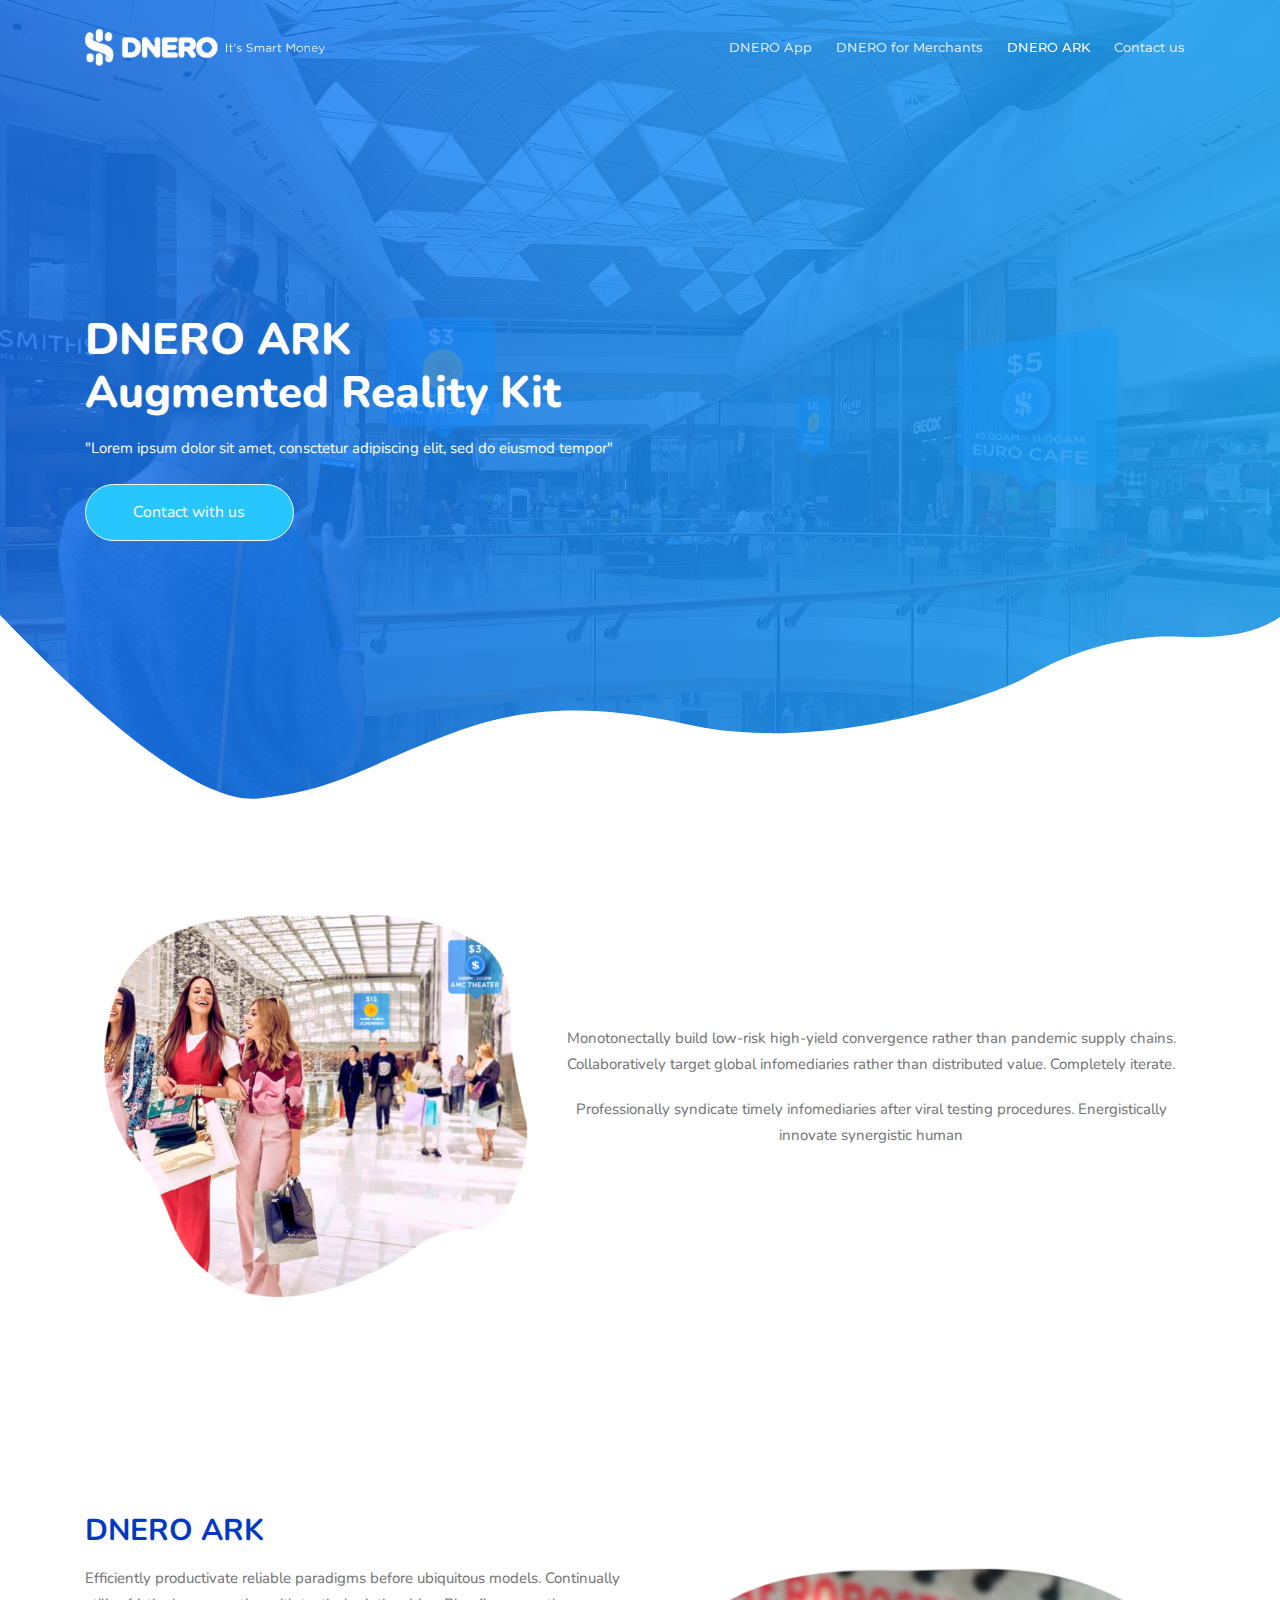
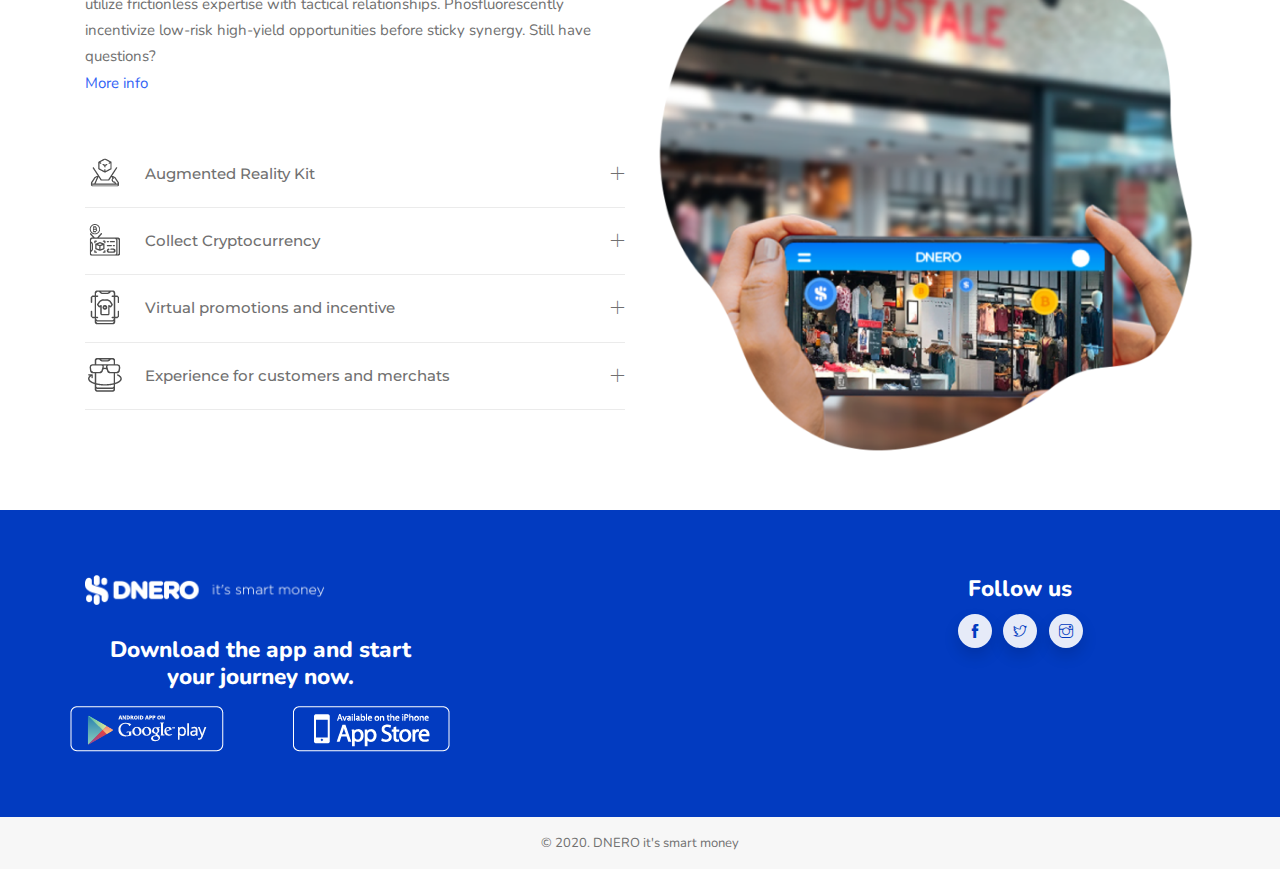
<file: DneroArk.html>
<!doctype html>
<html lang="en">
<head>
    <meta charset="utf-8">
    <meta http-equiv="X-UA-Compatible" content="IE=edge">
    <meta name="viewport" content="width=device-width, initial-scale=1, shrink-to-fit=no">
    

    <!--ICONS -->
    <link rel="apple-touch-icon" sizes="57x57" href="img/apple-icon-57x57.png">
    <link rel="apple-touch-icon" sizes="60x60" href="img/apple-icon-60x60.png">
    <link rel="apple-touch-icon" sizes="72x72" href="img/apple-icon-72x72.png">
    <link rel="apple-touch-icon" sizes="76x76" href="img/apple-icon-76x76.png">
    <link rel="apple-touch-icon" sizes="114x114" href="img/apple-icon-114x114.png">
    <link rel="apple-touch-icon" sizes="120x120" href="img/apple-icon-120x120.png">
    <link rel="apple-touch-icon" sizes="144x144" href="img/apple-icon-144x144.png">
    <link rel="apple-touch-icon" sizes="152x152" href="img/apple-icon-152x152.png">
    <link rel="apple-touch-icon" sizes="180x180" href="img/apple-icon-180x180.png">
    <link rel="icon" type="image/png" sizes="192x192" href="img/android-icon-192x192.png">
    <link rel="icon" type="image/png" sizes="32x32" href="img/favicon-32x32.png">
    <link rel="icon" type="image/png" sizes="96x96" href="img/favicon-96x96.png">
    <link rel="icon" type="image/png" sizes="16x16" href="img/favicon-16x16.png">
    <link rel="manifest" href="img/manifest.json">
    <meta name="msapplication-TileColor" content="#ffffff">
    <meta name="msapplication-TileImage" content="img/ms-icon-144x144.png">
    <meta name="theme-color" content="#ffffff">
    <!-- ICONS end -->

        <!-- SEO Meta description -->
    <meta name="description"
          content="AppBeats app landing page template or product landing page template helps you easily create websites for your app or product,  landing page template form promotion and many more.">
    <meta name="author" content="ThemeTags">

    <!-- OG Meta Tags to improve the way the post looks when you share the page on LinkedIn, Facebook, Google+ -->
    <meta property="og:site_name" content=""/> <!-- website name -->
    <meta property="og:site" content=""/> <!-- website link -->
    <meta property="og:title" content=""/> <!-- title shown in the actual shared post -->
    <meta property="og:description" content=""/> <!-- description shown in the actual shared post -->
    <meta property="og:image" content=""/> <!-- image link, make sure it's jpg -->
    <meta property="og:url" content=""/> <!-- where do you want your post to link to -->
    <meta property="og:type" content="article"/>

    <!--title-->
    <title>AppBeats App Landing Page Template</title>

    <!--favicon icon-->
    <link rel="icon" href="img/favicon.png" type="image/png" sizes="16x16">

    <!--google fonts-->
    <link href="https://fonts.googleapis.com/css?family=Montserrat:400,500,600,700%7COpen+Sans&display=swap"
          rel="stylesheet">

    <link href="https://fonts.googleapis.com/css2?family=Nunito:ital,wght@0,200;0,300;0,400;0,600;0,700;0,800;0,900;1,200;1,300;1,400;1,600;1,700;1,800;1,900&display=swap" rel="stylesheet">      

    <!--Bootstrap css-->
    <link rel="stylesheet" href="css/bootstrap.min.css">
    <!--Magnific popup css-->
    <link rel="stylesheet" href="css/magnific-popup.css">
    <!--Themify icon css-->
    <link rel="stylesheet" href="css/themify-icons.css">
    <!--animated css-->
    <link rel="stylesheet" href="css/animate.min.css">
    <!--ytplayer css-->
    <link rel="stylesheet" href="css/jquery.mb.YTPlayer.min.css">
    <!--Owl carousel css-->
    <link rel="stylesheet" href="css/owl.carousel.min.css">
    <link rel="stylesheet" href="css/owl.theme.default.min.css">
    <!--custom css-->
    <link rel="stylesheet" href="css/style.css">
    <!--responsive css-->
    <link rel="stylesheet" href="css/responsive.css">

    <link rel="stylesheet" href="css/custom.css">

</head>
<body>


<!--loader start-->
<div id="preloader">
    <div class="loader1">
        <span></span>
        <span></span>
        <span></span>
        <span></span>
        <span></span>
    </div>
</div>
<!--loader end-->

<!--header section start-->
<header class="header">
    <!--start navbar-->
    <nav class="navbar navbar-expand-lg fixed-top">
        <div class="container">
            <a class="navbar-brand" href="index.html">
                <img src="img/ic_logo_navbar@2x.png" width="160" alt="logo" class="img-fluid"/>
            </a>
            <button class="navbar-toggler" type="button" data-toggle="collapse" data-target="#navbarSupportedContent"
                    aria-controls="navbarSupportedContent" aria-expanded="false" aria-label="Toggle navigation">
                <span class="ti-menu"></span>
            </button>
            <div class="collapse navbar-collapse h-auto" id="navbarSupportedContent">
                <ul class="navbar-nav ml-auto menu">
                    <li><a href="index.html" class="page-scroll">DNERO App</a></li>
                    <li><a href="DneroForMerchants.html" class="page-scroll">DNERO for Merchants</a></li>
                    <li><a href="DneroArk.html" class="page-scroll active">DNERO ARK</a></li>
                    <!--<li><a href="#business_opportunity" class="page-scroll">Business Opportunity</a></li>-->
                    <li><a href="ContactUs.html" class="page-scroll">Contact us</a></li>
                    
                </ul>
            </div>
        </div>
    </nav>
</header>
<!--header section end-->


<!--body content wrap start-->
<div class="main">

    <!--hero section start-->
    <section class="hero-equal-height ptb-100 gradient-overlay"
             style="background: url('img/ark/image_A01_ark.jpg')no-repeat center center / cover">
        <div class="container">
            <div class="row justify-content-between">
                <div class="col-md-7 col-lg-6">
                    <div class="hero-content-left text-white my-lg-0 my-md-5 my-sm-5 my-5">
                        <h1 class="text-white">DNERO ARK<br>Augmented Reality Kit</h1>
                        <p>"Lorem ipsum dolor sit amet, consctetur adipiscing elit, sed do eiusmod tempor"
                        <div class="action-btns download-btn mt-4">
                           <a href="#contact" class="page-scroll btn btn-light animated-btn">Contact with us</a>
                       </div>

                    </div>
                </div>
                <div class="col-md-5 col-lg-6">
                    <div class="video-app-wrap m-sm-auto ml-auto">
                        <div class="iphone-mask">
                            <!--<img src="img/01.png" alt="app" class="img-fluid mask-img"/>-->
                            <div class="video-wrap">
                                <video autoplay loop muted playsinline width="400" height="300">
                                    <source src="https://appbeats.themetags.com/img/app-overview.mp4" type="video/mp4" />
                                    <source src="https://appbeats.themetags.com/img/app-overview.webm" type="video/webm" />
                                </video>
                            </div>
                        </div>
                    </div>
                </div>
            </div>
        </div>
        <div class="shape-bottom">
            <img src="img/hero-shape-bottom.svg" alt="shape" class="bottom-shape img-fluid">
        </div>
    </section>
    <!--hero section end-->

    

    

    

   

    

    


    

    <!--details section start-->
    <section class="ptb-100">
        <div class="container">
            <div class="row justify-content-around align-items-center">
                <div class="col-md-5 col-lg-5">
                    <div class="z-index text-center">
                        <img alt="iphone" src="img/ark/img_ark_1.png" class="img-fluid"/>
                    </div>
                    <div class="bg-shape d-none d-sm-none d-md-block d-lg-block">
                        <!--<img src="img/shape-image-bg.svg" alt="shape"/>-->
                    </div>
                </div>
                <div class="col-md-6 col-lg-7">
                    <div class="detail-info-wrap">
                        <p>Monotonectally build low-risk high-yield convergence rather than pandemic supply chains. Collaboratively target global infomediaries rather than distributed value. Completely iterate.</p>
                        <p>Professionally syndicate timely infomediaries after viral testing procedures. Energistically innovate synergistic human</p>
                        <div class="row mt-5">
                            <div class="col-md-6 col-lg-6 col-12">
                                
                            </div>
                            <div class="col-md-6 col-lg-6 col-12">
                                
                            </div>
                        </div>
                    </div>
                </div>
            </div>
        </div>
    </section>
    <!--details section end-->

</div>
<!--body content wrap end-->
<!--faq section start-->
    <div id="faq" class="faq-section pt-100">
        <div class="container">
            <div class="row justify-content-around align-items-between">
                <div class="col-md-6 col-lg-6">
                    <div class="faq-content-wrap pb-100">
                        <div class="section-heading mb-5">
                            <h2>DNERO ARK</h2>
                            <p>Efficiently productivate reliable paradigms before ubiquitous models. Continually utilize frictionless expertise with tactical relationships. Phosfluorescently incentivize low-risk high-yield opportunities before sticky synergy. Still have questions? <br><a href="#contact" class="page-scroll">More info</a></p>
                        </div>
                        <div id="accordion" class="accordion">
                            <div class="card mb-0">
                                <a class="card-header collapsed" data-toggle="collapse" href="#collapseOne">
                                    <h6 class="mb-0 d-inline-block"><span><img src="img/ark/ic_ark_01@2x.png"></span><strong>Augmented Reality Kit</strong></h6>
                                </a>
                                <div id="collapseOne" class="collapse" data-parent="#accordion" style="">
                                    <div class="card-body">
                                        <p>Nihil anim keffiyeh helvetica, craft beer labore wes anderson cred nesciunt sapiente ea proident.
                                            Ad vegan excepteur butcher vice lomo. Leggings occaecat craft beer farm-to-table, raw denim aesthetic
                                            synth nesciunt you probably haven't heard of them accusamus labore sustainable VHS.
                                        </p>
                                    </div>
                                </div>
                            </div>
                            <div class="card mb-0">
                                <a class="card-header collapsed" data-toggle="collapse" href="#collapseTwo">
                                    <h6 class="mb-0 d-inline-block"><span><img src="img/ark/ic_ark_02@2x.png"></span><strong> Collect Cryptocurrency</strong></h6>
                                </a>
                                <div id="collapseTwo" class="collapse" data-parent="#accordion" style="">
                                    <div class="card-body">
                                        <p>Ad vegan excepteur butcher vice lomo. Leggings occaecat craft beer farm-to-table, raw denim aesthetic
                                            synth nesciunt you probably haven't heard of them accusamus labore sustainable VHS.
                                        </p>
                                    </div>
                                </div>
                            </div>
                            <div class="card mb-0">
                                <a class="card-header collapsed" data-toggle="collapse" href="#collapseThree">
                                    <h6 class="mb-0 d-inline-block"><span><img src="img/ark/ic_ark_03@2x.png"></span><strong> Virtual promotions and incentive
                                    </strong></h6>
                                </a>
                                <div id="collapseThree" class="collapse" data-parent="#accordion" style="">
                                    <div class="card-body">
                                        <p>Nihil anim keffiyeh helvetica, craft beer labore wes anderson cred nesciunt sapiente ea proident.
                                            Ad vegan excepteur butcher vice lomo. Leggings occaecat craft beer farm-to-table, raw denim aesthetic
                                            synth nesciunt you probably haven't heard of them accusamus labore sustainable VHS.
                                        </p>
                                    </div>
                                </div>
                            </div>
                            <div class="card mb-0">
                                <a class="card-header collapsed" data-toggle="collapse" href="#collapseFour">
                                    <h6 class="mb-0 d-inline-block"><span><img src="img/ark/ic_ark_04@2x.png"></span><strong> Experience for customers and merchats
                                    </strong></h6>
                                </a>
                                <div id="collapseFour" class="collapse" data-parent="#accordion" style="">
                                    <div class="card-body">
                                        <p>Nihil anim keffiyeh helvetica, craft beer labore wes anderson cred nesciunt sapiente ea proident.
                                            Ad vegan excepteur butcher vice lomo. Leggings occaecat craft beer farm-to-table.
                                        </p>
                                    </div>
                                </div>
                            </div>
                        </div>
                    </div>
                </div>
                <div class="col-md-6 col-lg-6">
                    <div class="z-index text-center img-ark2">
                        <img alt="iphone" src="img/ark/img_ark_2.png" class="img-fluid"/>
                    </div>
                    
                </div>

            </div>
        </div>
    </div>
    <!--faq section end-->


<!--footer section start-->
<footer class="footer-section">
    <!--footer top start-->
    <div class="footer-top">
        <div class="container">
            <div class="row">
                <div class="col-lg-4 col-md-8 col-sm-10 offset-sm-1 offset-md-2 offset-lg-0 col-8 offset-2">
                    <div class="footer-nav-wrap text-white mb-0 mb-md-5 mb-lg-0 div-left">
                        <a class="d-block" href="#"><img src="img/ic_logo_footer@2x.png" alt="footer logo" width="150" class="img-fluid mb-4"></a>
                        <h2>Download the app and start your journey now.</h2>
                        <div class="row mobile-button-store d-flex justify-content-between">
                            <img src="img/ic_store_google_play.png"><img src="img/ic_store_ios.png">
                        </div>
                    </div>
                </div>

                <div class="col-lg-2 col-md-4 col-12">
                    <div class="footer-nav-wrap text-white">
                        
                    </div>
                </div>

                <div class="col-lg-2 col-md-4 col-12">
                    <div class="footer-nav-wrap text-white">
                        
                    </div>
                </div>



                <div class="col-lg-4 col-md-4 col-12">
                    <div class="footer-nav-wrap text-white div-right">
                        <h2>Follow us</h2>
                        <ul class="list-unstyled social-list mb-0">
                            <li class="list-inline-item"><a href="#" class="rounded"><span class="ti-facebook white-bg color-2 shadow rounded-circle"></span></a></li>
                            <li class="list-inline-item"><a href="#" class="rounded"><span class="ti-twitter white-bg color-2 shadow rounded-circle"></span></a></li>
                            <li class="list-inline-item"><a href="#" class="rounded"><span class="ti-instagram white-bg color-2 shadow rounded-circle"></span></a></li>
                        </ul>
                    </div>
                </div>
            </div>
        </div>
    </div>
    <!--footer top end-->

    <!--footer copyright start-->
    <div class="footer-bottom gray-light-bg py-3">
        <div class="container">
            <div class="row text-center justify-content-center">
                <div class="col-md-6 col-lg-5"><p class="copyright-text pb-0 mb-0">© 2020. DNERO it's smart money
                </div>
            </div>
        </div>
    </div>
    <!--footer copyright end-->
</footer>
<!--footer section end-->

<!--bottom to top button start-->
<button class="scroll-top scroll-to-target" data-target="html">
    <span class="ti-angle-up"></span>
</button>
<!--bottom to top button end-->


<!--jQuery-->
<script src="js/jquery-3.4.1.min.js"></script>
<!--Popper js-->
<script src="js/popper.min.js"></script>
<!--Bootstrap js-->
<script src="js/bootstrap.min.js"></script>
<!--Magnific popup js-->
<script src="js/jquery.magnific-popup.min.js"></script>
<!--jquery easing js-->
<script src="js/jquery.easing.min.js"></script>
<!--wow js-->
<script src="js/wow.min.js"></script>
<!--owl carousel js-->
<script src="js/owl.carousel.min.js"></script>
<!--countdown js-->
<script src="js/jquery.countdown.min.js"></script>
<!--custom js-->
<script src="js/scripts.js"></script>
</body>
</html>
</file>
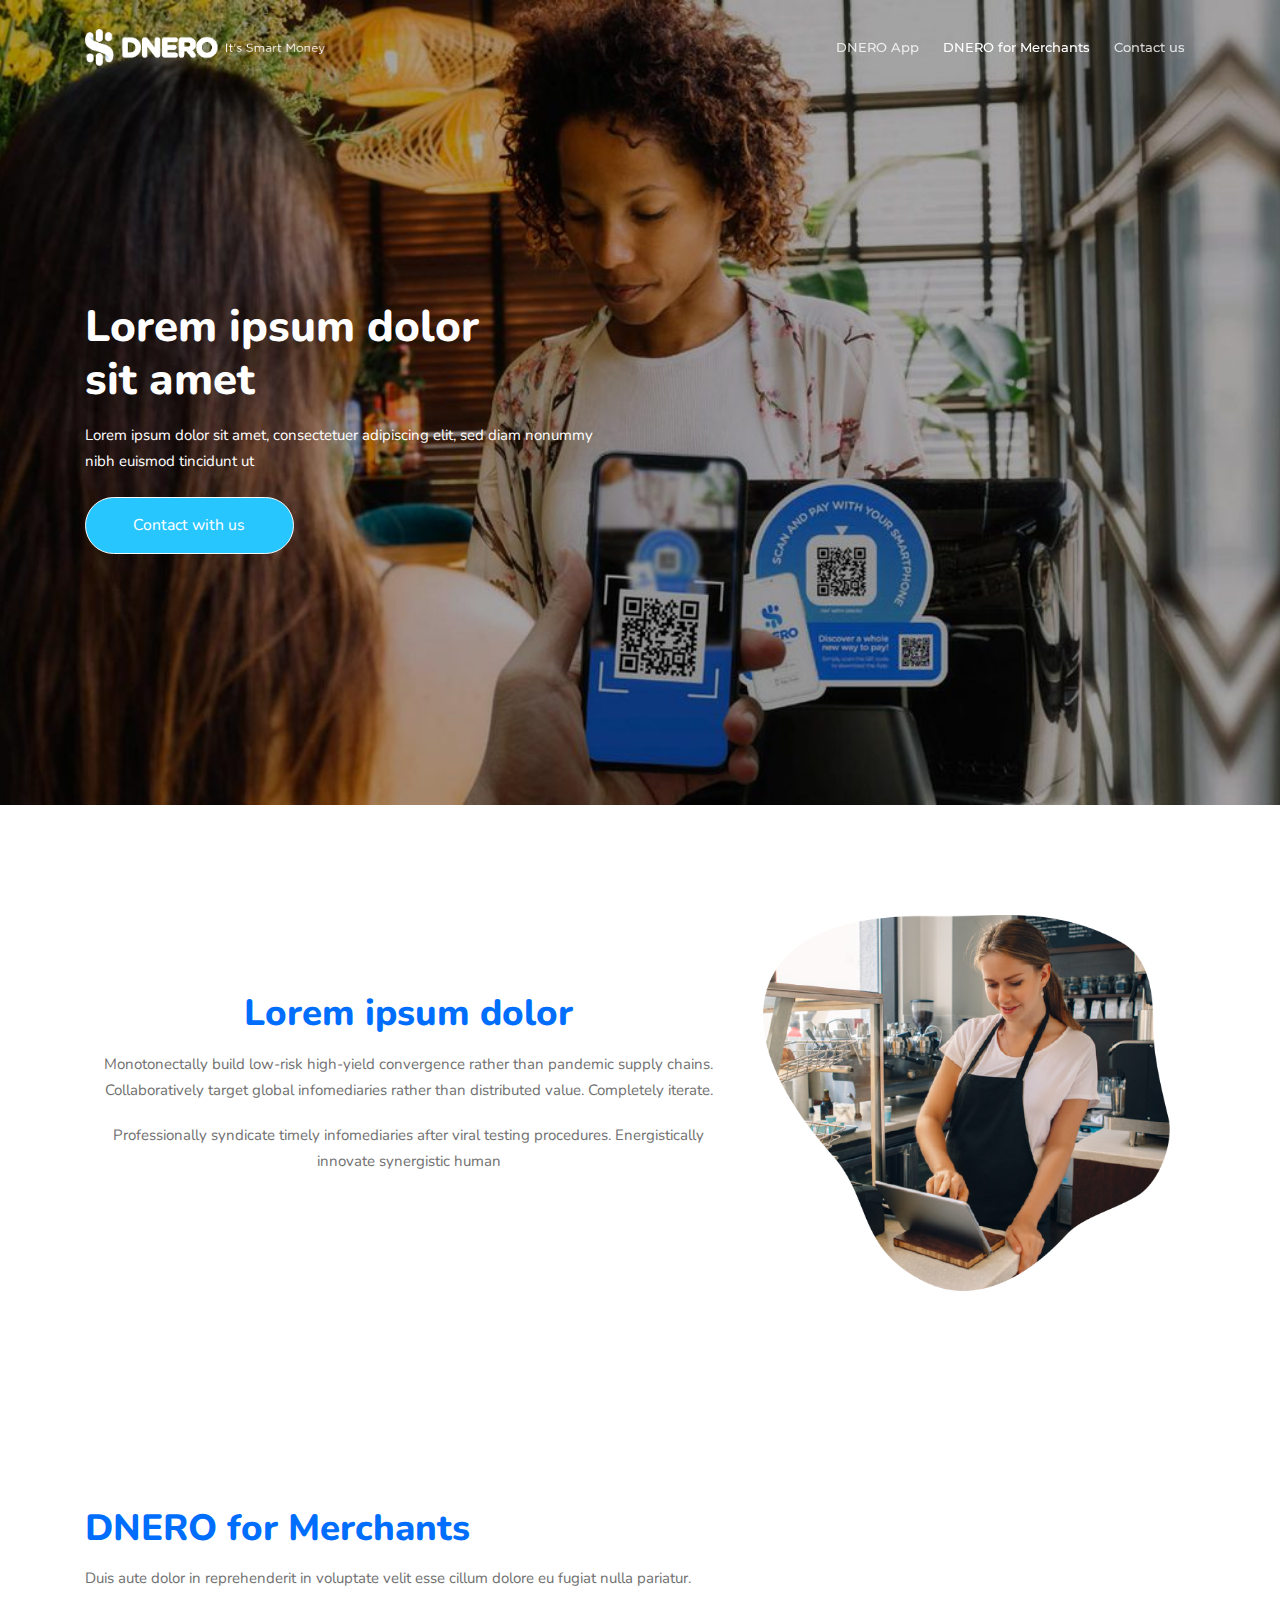
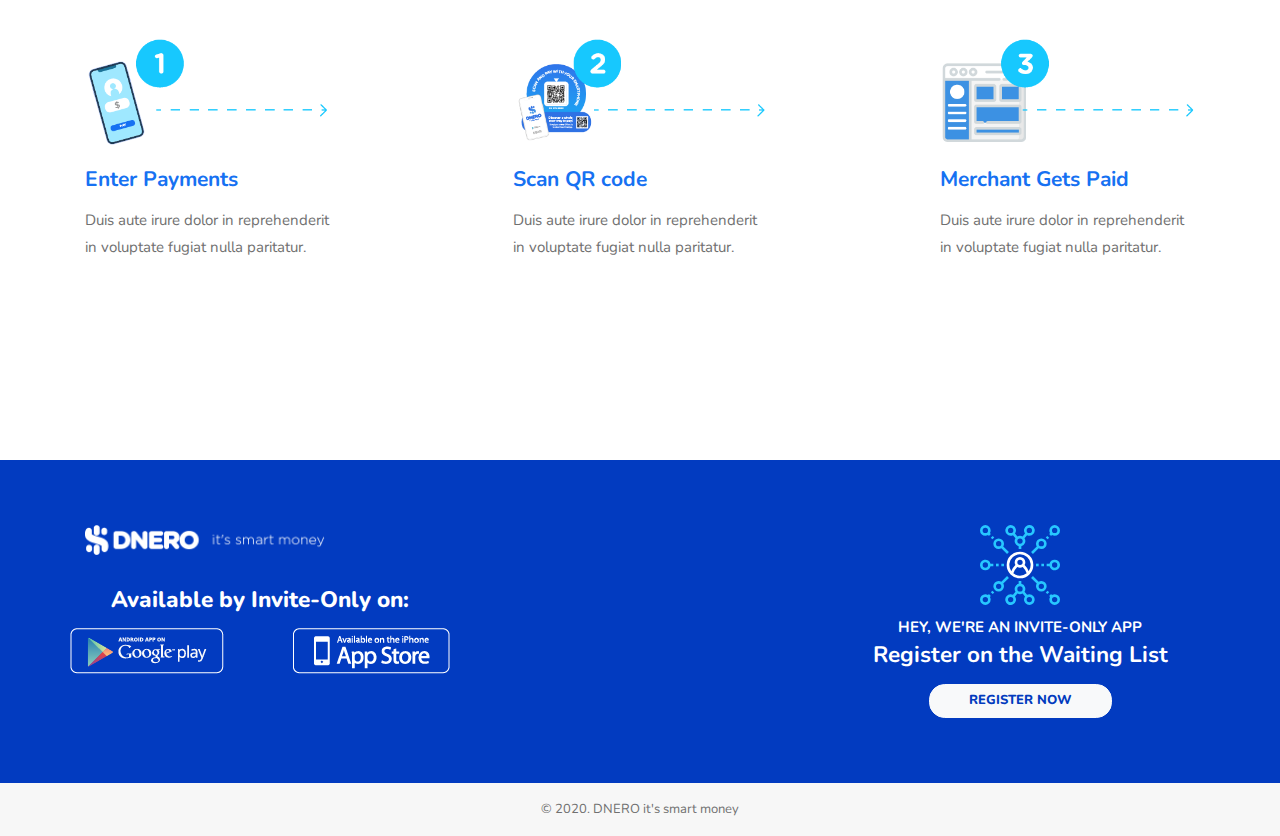
<file: DneroForMerchants.html>
<!doctype html>
<html lang="en">

<head>
    <meta charset="utf-8">
    <meta http-equiv="X-UA-Compatible" content="IE=edge">
    <meta name="viewport" content="width=device-width, initial-scale=1, shrink-to-fit=no">

    <meta name="title" content="DNERO it's smart money | The NEW way to pay at thousands of locations. | Pay with CASH or Crypto">
    <meta name="author" content="DNERO">
    <META NAME="Description" CONTENT="DNERO. The smartest way to pay at thousands of locations. Use your smart phone as your preferred payment method to make everyday purchases at major retailers, restaurants, theaters and more. Pay with CASH or Crypto with DNERO. An Application that simplifies digital money for various uses.">
    <META NAME="Keywords" CONTENT="fintech, digital money, mobile payment, cryptocurrency, payment in shops, send money, request money, wallet, crypto, dnero, dnero wallet">
    <meta name="revisit" content="1 days">
    <meta name="revisit-after" content="1 days">
    <meta name="distribution" content="global">
    <meta name="robots" content="index, follow">
    <meta name="subject" content="http://www.dneroapp.com/">
    <meta name="rating" content="http://www.dneroapp.com/">

    <meta property="og:title" content="DNERO it's smart money | The New way to pay at thousands of locations. | Pay with CASH or Crypto" />
    <meta property="og:description" content="DNERO. The New way to pay at thousands of locations. Use your smart phone as your preferred payment method to make everyday purchases at major retailers, restaurants, theaters and more. Pay with CASH or Crypto with DNERO. An Application that simplifies digital money for various uses."
    />
    <meta property="og:image" content="http://www.dneroapp.com/images/og_img_home.jpg" />
    <meta property="og:url" content="http://www.dneroapp.com" />

    <link rel="apple-touch-icon" sizes="57x57" href="images/favicon/apple-icon-57x57.png">
    <link rel="apple-touch-icon" sizes="60x60" href="images/favicon/apple-icon-60x60.png">
    <link rel="apple-touch-icon" sizes="72x72" href="images/favicon/apple-icon-72x72.png">
    <link rel="apple-touch-icon" sizes="76x76" href="images/favicon/apple-icon-76x76.png">
    <link rel="apple-touch-icon" sizes="114x114" href="images/favicon/apple-icon-114x114.png">
    <link rel="apple-touch-icon" sizes="120x120" href="images/favicon/apple-icon-120x120.png">
    <link rel="apple-touch-icon" sizes="144x144" href="images/favicon/apple-icon-144x144.png">
    <link rel="apple-touch-icon" sizes="152x152" href="images/favicon/apple-icon-152x152.png">
    <link rel="apple-touch-icon" sizes="180x180" href="images/favicon/apple-icon-180x180.png">
    <link rel="icon" type="image/png" sizes="192x192" href="images/favicon/android-icon-192x192.png">
    <link rel="icon" type="image/png" sizes="32x32" href="images/favicon/favicon-32x32.png">
    <link rel="icon" type="image/png" sizes="96x96" href="images/favicon/favicon-96x96.png">
    <link rel="icon" type="image/png" sizes="16x16" href="images/favicon/favicon-16x16.png">
    <link rel="manifest" href="images/favicon//manifest.json">
    <meta name="msapplication-TileColor" content="#1da1f2">
    <meta name="msapplication-TileImage" content="images/favicon/ms-icon-144x144.png">
    <meta name="theme-color" content="#1da1f2">

    <title>DNERO it's Smart Money | The New way to pay at thousands of locations. | Pay with CASH or Crypto</title>

    <link rel="icon" type="image/png" href="img/favicon.png" />


    <!--google fonts-->
    <link href="https://fonts.googleapis.com/css?family=Montserrat:400,500,600,700%7COpen+Sans&display=swap" rel="stylesheet">

    <link href="https://fonts.googleapis.com/css2?family=Nunito:ital,wght@0,200;0,300;0,400;0,600;0,700;0,800;0,900;1,200;1,300;1,400;1,600;1,700;1,800;1,900&display=swap" rel="stylesheet">

    <!--Bootstrap css-->
    <link rel="stylesheet" href="css/bootstrap.min.css">
    <!--Magnific popup css-->
    <link rel="stylesheet" href="css/magnific-popup.css">
    <!--Themify icon css-->
    <link rel="stylesheet" href="css/themify-icons.css">
    <!--animated css-->
    <link rel="stylesheet" href="css/animate.min.css">
    <!--ytplayer css-->
    <link rel="stylesheet" href="css/jquery.mb.YTPlayer.min.css">
    <!--Owl carousel css-->
    <link rel="stylesheet" href="css/owl.carousel.min.css">
    <link rel="stylesheet" href="css/owl.theme.default.min.css">
    <!--custom css-->
    <link rel="stylesheet" href="css/style.css">
    <!--responsive css-->
    <link rel="stylesheet" href="css/responsive.css">

    <link rel="stylesheet" href="css/custom.css">

</head>

<body>


    <!--loader start-->
    <div id="preloader">
        <div class="loader1">
            <span></span>
            <span></span>
            <span></span>
            <span></span>
            <span></span>
        </div>
    </div>
    <!--loader end-->

    <!--header section start-->
    <header class="header">
        <!--start navbar-->
        <nav class="navbar navbar-expand-lg fixed-top">
            <div class="container">
                <a class="navbar-brand" href="index.html">
                    <img src="img/ic_logo_navbar@2x.png" width="160" alt="logo" class="img-fluid" />
                </a>
                <button class="navbar-toggler" type="button" data-toggle="collapse" data-target="#navbarSupportedContent" aria-controls="navbarSupportedContent" aria-expanded="false" aria-label="Toggle navigation">
                <span class="ti-menu"></span>
            </button>
                <div class="collapse navbar-collapse h-auto" id="navbarSupportedContent">
                    <ul class="navbar-nav ml-auto menu">
                        <li><a href="index.html" class="page-scroll">DNERO App</a></li>
                        <li><a href="DneroForMerchants.html" class="page-scroll active">DNERO for Merchants</a></li>
                        <li style="display:none;"><a href="DneroArk.html" class="page-scroll">DNERO ARK</a></li>
                        <!--<li><a href="#business_opportunity" class="page-scroll">Business Opportunity</a></li>-->
                        <li><a href="ContactUs.html" class="page-scroll">Contact us</a></li>

                    </ul>
                </div>
            </div>
        </nav>
    </header>
    <!--header section end-->


    <!--body content wrap start-->
    <div class="main">

        <!--hero section start-->
        <!--<section class="hero-equal-height ptb-100 gradient-overlay" style="background: url('img/merchants/image_A01_merchants.jpg')no-repeat center center / cover"></section>-->
        <!--<section class="hero-equal-height ptb-100" style="background: url('img/merchants/image_A01_merchants.jpg')no-repeat center center / cover">-->
        <section class="hero-equal-height ptb-100" style="background: url('img/merchants/02_image_banner.jpg')no-repeat center center / cover">
            <div class="container">
                <div class="row justify-content-between">
                    <div class="col-md-7 col-lg-6">
                        <div class="hero-content-left text-white my-lg-0 my-md-5 my-sm-5 my-5">
                            <h1 class="text-white">Lorem ipsum dolor<br>sit amet</h1>
                            <p>Lorem ipsum dolor sit amet, consectetuer adipiscing elit, sed diam nonummy nibh euismod tincidunt ut</p>
                            <div class="action-btns download-btn mt-4">
                                <a href="#contact" class="page-scroll btn btn-light animated-btn">Contact with us</a>
                            </div>

                        </div>
                    </div>
                    <div class="col-md-5 col-lg-6">
                        <div class="video-app-wrap m-sm-auto ml-auto">
                            <div class="iphone-mask">
                                <!--<img src="img/01.png" alt="app" class="img-fluid mask-img"/>-->

                            </div>
                        </div>
                    </div>
                </div>
            </div>
            <!--<div class="shape-bottom">
                <img src="img/hero-shape-bottom.svg" alt="shape" class="bottom-shape img-fluid">
            </div>-->
        </section>
        <!--hero section end-->
















        <!--details section start-->
        <section class="ptb-100">
            <div class="container">
                <div class="row justify-content-around align-items-center">

                    <div class="col-md-6 col-lg-7">
                        <div class="detail-info-wrap">
                            <h2>Lorem ipsum dolor</h2>
                            <p>Monotonectally build low-risk high-yield convergence rather than pandemic supply chains. Collaboratively target global infomediaries rather than distributed value. Completely iterate.</p>
                            <p>Professionally syndicate timely infomediaries after viral testing procedures. Energistically innovate synergistic human</p>
                            <div class="row mt-5">
                                <div class="col-md-6 col-lg-6 col-12">

                                </div>
                                <div class="col-md-6 col-lg-6 col-12">

                                </div>
                            </div>
                        </div>
                    </div>
                    <div class="col-md-5 col-lg-5">
                        <div class="z-index text-center">
                            <img alt="iphone" src="img/a01_tienda.png" class="img-fluid" />
                        </div>

                    </div>
                </div>
            </div>
        </section>
        <!--details section end-->

    </div>
    <!--body content wrap end-->
    <!--faq section start-->
    <div id="faq2" class="faq2-section pt-100">
        <div class="container">
            <div class="row justify-content-around align-items-end">
                <div class="col-md-7 col-lg-7">
                    <div class="faq-content-wrap pb-100">
                        <div class="section-heading mb-5">
                            <h2>DNERO for Merchants</h2>
                            <p>Duis aute dolor in reprehenderit in voluptate velit esse cillum dolore eu fugiat nulla pariatur.</p>
                        </div>

                    </div>
                </div>
                <div class="col-md-5 col-lg-5"></div>
            </div>
            <div class="row justify-content-around align-items-end">

            </div>
        </div>
        <div class="container faq2-bottom">
            <div class="row justify-content-between">
                <div class="col-md-3">
                    <img src="img/steps/ic_step_01@2x.png">
                    <h3>Enter Payments</h3>
                    <p>Duis aute irure dolor in reprehenderit in voluptate fugiat nulla paritatur.</p>
                </div>
                <div class="col-md-3">
                    <img src="img/steps/ic_step_02@2x.png">
                    <h3>Scan QR code</h3>
                    <p>Duis aute irure dolor in reprehenderit in voluptate fugiat nulla paritatur.</p>
                </div>
                <div class="col-md-3">
                    <img src="img/steps/ic_step_03@2x.png">
                    <h3>Merchant Gets Paid</h3>
                    <p>Duis aute irure dolor in reprehenderit in voluptate fugiat nulla paritatur.</p>
                </div>

            </div>
        </div>
    </div>
    <!--faq section end-->


    <!--footer section start-->
    <footer class="footer-section">
        <!--footer top start-->
        <div class="footer-top">
            <div class="container">
                <div class="row">
                    <div class="col-lg-4 col-md-8 col-sm-10 offset-sm-1 offset-md-2 offset-lg-0 col-8 offset-2">
                        <div class="footer-nav-wrap text-white mb-0 mb-md-5 mb-lg-0 div-left">
                            <a class="d-block" href="#"><img src="img/ic_logo_footer@2x.png" alt="footer logo" width="150" class="img-fluid mb-4"></a>
                            <!--<h2>Download the app and start your journey now.</h2>-->
                            <h2>Available by Invite-Only on:</h2>
                            <div class="row mobile-button-store d-flex justify-content-between">
                                <img src="img/ic_store_google_play.png"><img src="img/ic_store_ios.png">
                            </div>
                        </div>
                    </div>

                    <div class="col-lg-2 col-md-4 col-12">
                        <div class="footer-nav-wrap text-white">

                        </div>
                    </div>

                    <div class="col-lg-2 col-md-4 col-12">
                        <div class="footer-nav-wrap text-white">

                        </div>
                    </div>



                    <!--<div class="col-lg-4 col-md-4 col-sm-12">
                        <div class="footer-nav-wrap text-white div-right">
                            <h2>Follow us</h2>
                            <ul class="list-unstyled social-list mb-0">
                                <li class="list-inline-item"><a href="#" class="rounded"><span class="ti-facebook white-bg color-2 shadow rounded-circle"></span></a></li>
                                <li class="list-inline-item"><a href="#" class="rounded"><span class="ti-twitter white-bg color-2 shadow rounded-circle"></span></a></li>
                                <li class="list-inline-item"><a href="#" class="rounded"><span class="ti-instagram white-bg color-2 shadow rounded-circle"></span></a></li>
                            </ul>
                        </div>
                    </div>-->
                    <div class="col-lg-4 col-md-4 col-sm-12">
                        <div class="footer-nav-wrap text-white text-center" id="footer-left">
                            <img src="img/Icons/ic_network_invite.svg">
                            <h4>HEY, WE'RE AN INVITE-ONLY APP</h4>
                            <h2>Register on the Waiting List</h2>
                            <div class="btn btn-light">REGISTER NOW</div>

                        </div>
                    </div>
                </div>
            </div>
        </div>
        <!--footer top end-->

        <!--footer copyright start-->
        <div class="footer-bottom gray-light-bg py-3">
            <div class="container">
                <div class="row text-center justify-content-center">
                    <div class="col-md-6 col-lg-5">
                        <p class="copyright-text pb-0 mb-0">© 2020. DNERO it's smart money
                    </div>
                </div>
            </div>
        </div>
        <!--footer copyright end-->
    </footer>
    <!--footer section end-->

    <!--bottom to top button start-->
    <button class="scroll-top scroll-to-target" data-target="html">
    <span class="ti-angle-up"></span>
</button>
    <!--bottom to top button end-->


    <!--jQuery-->
    <script src="js/jquery-3.4.1.min.js"></script>
    <!--Popper js-->
    <script src="js/popper.min.js"></script>
    <!--Bootstrap js-->
    <script src="js/bootstrap.min.js"></script>
    <!--Magnific popup js-->
    <script src="js/jquery.magnific-popup.min.js"></script>
    <!--jquery easing js-->
    <script src="js/jquery.easing.min.js"></script>
    <!--wow js-->
    <script src="js/wow.min.js"></script>
    <!--owl carousel js-->
    <script src="js/owl.carousel.min.js"></script>
    <!--countdown js-->
    <script src="js/jquery.countdown.min.js"></script>
    <!--custom js-->
    <script src="js/scripts.js"></script>
</body>

</html>
</file>
<file: css/themify-icons.css>
@font-face {
	font-family: 'themify';
	src:url('../fonts/themify.eot?-fvbane');
	src:url('../fonts/themify.eot?#iefix-fvbane') format('embedded-opentype'),
		url('../fonts/themify.woff?-fvbane') format('woff'),
		url('../fonts/themify.ttf?-fvbane') format('truetype'),
		url('../fonts/themify.svg?-fvbane#themify') format('svg');
	font-weight: normal;
	font-style: normal;
}

[class^="ti-"], [class*=" ti-"] {
	font-family: 'themify';
	speak: none;
	font-style: normal;
	font-weight: normal;
	font-variant: normal;
	text-transform: none;
	line-height: 1;

	/* Better Font Rendering =========== */
	-webkit-font-smoothing: antialiased;
	-moz-osx-font-smoothing: grayscale;
}

.ti-wand:before {
	content: "\e600";
}
.ti-volume:before {
	content: "\e601";
}
.ti-user:before {
	content: "\e602";
}
.ti-unlock:before {
	content: "\e603";
}
.ti-unlink:before {
	content: "\e604";
}
.ti-trash:before {
	content: "\e605";
}
.ti-thought:before {
	content: "\e606";
}
.ti-target:before {
	content: "\e607";
}
.ti-tag:before {
	content: "\e608";
}
.ti-tablet:before {
	content: "\e609";
}
.ti-star:before {
	content: "\e60a";
}
.ti-spray:before {
	content: "\e60b";
}
.ti-signal:before {
	content: "\e60c";
}
.ti-shopping-cart:before {
	content: "\e60d";
}
.ti-shopping-cart-full:before {
	content: "\e60e";
}
.ti-settings:before {
	content: "\e60f";
}
.ti-search:before {
	content: "\e610";
}
.ti-zoom-in:before {
	content: "\e611";
}
.ti-zoom-out:before {
	content: "\e612";
}
.ti-cut:before {
	content: "\e613";
}
.ti-ruler:before {
	content: "\e614";
}
.ti-ruler-pencil:before {
	content: "\e615";
}
.ti-ruler-alt:before {
	content: "\e616";
}
.ti-bookmark:before {
	content: "\e617";
}
.ti-bookmark-alt:before {
	content: "\e618";
}
.ti-reload:before {
	content: "\e619";
}
.ti-plus:before {
	content: "\e61a";
}
.ti-pin:before {
	content: "\e61b";
}
.ti-pencil:before {
	content: "\e61c";
}
.ti-pencil-alt:before {
	content: "\e61d";
}
.ti-paint-roller:before {
	content: "\e61e";
}
.ti-paint-bucket:before {
	content: "\e61f";
}
.ti-na:before {
	content: "\e620";
}
.ti-mobile:before {
	content: "\e621";
}
.ti-minus:before {
	content: "\e622";
}
.ti-medall:before {
	content: "\e623";
}
.ti-medall-alt:before {
	content: "\e624";
}
.ti-marker:before {
	content: "\e625";
}
.ti-marker-alt:before {
	content: "\e626";
}
.ti-arrow-up:before {
	content: "\e627";
}
.ti-arrow-right:before {
	content: "\e628";
}
.ti-arrow-left:before {
	content: "\e629";
}
.ti-arrow-down:before {
	content: "\e62a";
}
.ti-lock:before {
	content: "\e62b";
}
.ti-location-arrow:before {
	content: "\e62c";
}
.ti-link:before {
	content: "\e62d";
}
.ti-layout:before {
	content: "\e62e";
}
.ti-layers:before {
	content: "\e62f";
}
.ti-layers-alt:before {
	content: "\e630";
}
.ti-key:before {
	content: "\e631";
}
.ti-import:before {
	content: "\e632";
}
.ti-image:before {
	content: "\e633";
}
.ti-heart:before {
	content: "\e634";
}
.ti-heart-broken:before {
	content: "\e635";
}
.ti-hand-stop:before {
	content: "\e636";
}
.ti-hand-open:before {
	content: "\e637";
}
.ti-hand-drag:before {
	content: "\e638";
}
.ti-folder:before {
	content: "\e639";
}
.ti-flag:before {
	content: "\e63a";
}
.ti-flag-alt:before {
	content: "\e63b";
}
.ti-flag-alt-2:before {
	content: "\e63c";
}
.ti-eye:before {
	content: "\e63d";
}
.ti-export:before {
	content: "\e63e";
}
.ti-exchange-vertical:before {
	content: "\e63f";
}
.ti-desktop:before {
	content: "\e640";
}
.ti-cup:before {
	content: "\e641";
}
.ti-crown:before {
	content: "\e642";
}
.ti-comments:before {
	content: "\e643";
}
.ti-comment:before {
	content: "\e644";
}
.ti-comment-alt:before {
	content: "\e645";
}
.ti-close:before {
	content: "\e646";
}
.ti-clip:before {
	content: "\e647";
}
.ti-angle-up:before {
	content: "\e648";
}
.ti-angle-right:before {
	content: "\e649";
}
.ti-angle-left:before {
	content: "\e64a";
}
.ti-angle-down:before {
	content: "\e64b";
}
.ti-check:before {
	content: "\e64c";
}
.ti-check-box:before {
	content: "\e64d";
}
.ti-camera:before {
	content: "\e64e";
}
.ti-announcement:before {
	content: "\e64f";
}
.ti-brush:before {
	content: "\e650";
}
.ti-briefcase:before {
	content: "\e651";
}
.ti-bolt:before {
	content: "\e652";
}
.ti-bolt-alt:before {
	content: "\e653";
}
.ti-blackboard:before {
	content: "\e654";
}
.ti-bag:before {
	content: "\e655";
}
.ti-move:before {
	content: "\e656";
}
.ti-arrows-vertical:before {
	content: "\e657";
}
.ti-arrows-horizontal:before {
	content: "\e658";
}
.ti-fullscreen:before {
	content: "\e659";
}
.ti-arrow-top-right:before {
	content: "\e65a";
}
.ti-arrow-top-left:before {
	content: "\e65b";
}
.ti-arrow-circle-up:before {
	content: "\e65c";
}
.ti-arrow-circle-right:before {
	content: "\e65d";
}
.ti-arrow-circle-left:before {
	content: "\e65e";
}
.ti-arrow-circle-down:before {
	content: "\e65f";
}
.ti-angle-double-up:before {
	content: "\e660";
}
.ti-angle-double-right:before {
	content: "\e661";
}
.ti-angle-double-left:before {
	content: "\e662";
}
.ti-angle-double-down:before {
	content: "\e663";
}
.ti-zip:before {
	content: "\e664";
}
.ti-world:before {
	content: "\e665";
}
.ti-wheelchair:before {
	content: "\e666";
}
.ti-view-list:before {
	content: "\e667";
}
.ti-view-list-alt:before {
	content: "\e668";
}
.ti-view-grid:before {
	content: "\e669";
}
.ti-uppercase:before {
	content: "\e66a";
}
.ti-upload:before {
	content: "\e66b";
}
.ti-underline:before {
	content: "\e66c";
}
.ti-truck:before {
	content: "\e66d";
}
.ti-timer:before {
	content: "\e66e";
}
.ti-ticket:before {
	content: "\e66f";
}
.ti-thumb-up:before {
	content: "\e670";
}
.ti-thumb-down:before {
	content: "\e671";
}
.ti-text:before {
	content: "\e672";
}
.ti-stats-up:before {
	content: "\e673";
}
.ti-stats-down:before {
	content: "\e674";
}
.ti-split-v:before {
	content: "\e675";
}
.ti-split-h:before {
	content: "\e676";
}
.ti-smallcap:before {
	content: "\e677";
}
.ti-shine:before {
	content: "\e678";
}
.ti-shift-right:before {
	content: "\e679";
}
.ti-shift-left:before {
	content: "\e67a";
}
.ti-shield:before {
	content: "\e67b";
}
.ti-notepad:before {
	content: "\e67c";
}
.ti-server:before {
	content: "\e67d";
}
.ti-quote-right:before {
	content: "\e67e";
}
.ti-quote-left:before {
	content: "\e67f";
}
.ti-pulse:before {
	content: "\e680";
}
.ti-printer:before {
	content: "\e681";
}
.ti-power-off:before {
	content: "\e682";
}
.ti-plug:before {
	content: "\e683";
}
.ti-pie-chart:before {
	content: "\e684";
}
.ti-paragraph:before {
	content: "\e685";
}
.ti-panel:before {
	content: "\e686";
}
.ti-package:before {
	content: "\e687";
}
.ti-music:before {
	content: "\e688";
}
.ti-music-alt:before {
	content: "\e689";
}
.ti-mouse:before {
	content: "\e68a";
}
.ti-mouse-alt:before {
	content: "\e68b";
}
.ti-money:before {
	content: "\e68c";
}
.ti-microphone:before {
	content: "\e68d";
}
.ti-menu:before {
	content: "\e68e";
}
.ti-menu-alt:before {
	content: "\e68f";
}
.ti-map:before {
	content: "\e690";
}
.ti-map-alt:before {
	content: "\e691";
}
.ti-loop:before {
	content: "\e692";
}
.ti-location-pin:before {
	content: "\e693";
}
.ti-list:before {
	content: "\e694";
}
.ti-light-bulb:before {
	content: "\e695";
}
.ti-Italic:before {
	content: "\e696";
}
.ti-info:before {
	content: "\e697";
}
.ti-infinite:before {
	content: "\e698";
}
.ti-id-badge:before {
	content: "\e699";
}
.ti-hummer:before {
	content: "\e69a";
}
.ti-home:before {
	content: "\e69b";
}
.ti-help:before {
	content: "\e69c";
}
.ti-headphone:before {
	content: "\e69d";
}
.ti-harddrives:before {
	content: "\e69e";
}
.ti-harddrive:before {
	content: "\e69f";
}
.ti-gift:before {
	content: "\e6a0";
}
.ti-game:before {
	content: "\e6a1";
}
.ti-filter:before {
	content: "\e6a2";
}
.ti-files:before {
	content: "\e6a3";
}
.ti-file:before {
	content: "\e6a4";
}
.ti-eraser:before {
	content: "\e6a5";
}
.ti-envelope:before {
	content: "\e6a6";
}
.ti-download:before {
	content: "\e6a7";
}
.ti-direction:before {
	content: "\e6a8";
}
.ti-direction-alt:before {
	content: "\e6a9";
}
.ti-dashboard:before {
	content: "\e6aa";
}
.ti-control-stop:before {
	content: "\e6ab";
}
.ti-control-shuffle:before {
	content: "\e6ac";
}
.ti-control-play:before {
	content: "\e6ad";
}
.ti-control-pause:before {
	content: "\e6ae";
}
.ti-control-forward:before {
	content: "\e6af";
}
.ti-control-backward:before {
	content: "\e6b0";
}
.ti-cloud:before {
	content: "\e6b1";
}
.ti-cloud-up:before {
	content: "\e6b2";
}
.ti-cloud-down:before {
	content: "\e6b3";
}
.ti-clipboard:before {
	content: "\e6b4";
}
.ti-car:before {
	content: "\e6b5";
}
.ti-calendar:before {
	content: "\e6b6";
}
.ti-book:before {
	content: "\e6b7";
}
.ti-bell:before {
	content: "\e6b8";
}
.ti-basketball:before {
	content: "\e6b9";
}
.ti-bar-chart:before {
	content: "\e6ba";
}
.ti-bar-chart-alt:before {
	content: "\e6bb";
}
.ti-back-right:before {
	content: "\e6bc";
}
.ti-back-left:before {
	content: "\e6bd";
}
.ti-arrows-corner:before {
	content: "\e6be";
}
.ti-archive:before {
	content: "\e6bf";
}
.ti-anchor:before {
	content: "\e6c0";
}
.ti-align-right:before {
	content: "\e6c1";
}
.ti-align-left:before {
	content: "\e6c2";
}
.ti-align-justify:before {
	content: "\e6c3";
}
.ti-align-center:before {
	content: "\e6c4";
}
.ti-alert:before {
	content: "\e6c5";
}
.ti-alarm-clock:before {
	content: "\e6c6";
}
.ti-agenda:before {
	content: "\e6c7";
}
.ti-write:before {
	content: "\e6c8";
}
.ti-window:before {
	content: "\e6c9";
}
.ti-widgetized:before {
	content: "\e6ca";
}
.ti-widget:before {
	content: "\e6cb";
}
.ti-widget-alt:before {
	content: "\e6cc";
}
.ti-wallet:before {
	content: "\e6cd";
}
.ti-video-clapper:before {
	content: "\e6ce";
}
.ti-video-camera:before {
	content: "\e6cf";
}
.ti-vector:before {
	content: "\e6d0";
}
.ti-themify-logo:before {
	content: "\e6d1";
}
.ti-themify-favicon:before {
	content: "\e6d2";
}
.ti-themify-favicon-alt:before {
	content: "\e6d3";
}
.ti-support:before {
	content: "\e6d4";
}
.ti-stamp:before {
	content: "\e6d5";
}
.ti-split-v-alt:before {
	content: "\e6d6";
}
.ti-slice:before {
	content: "\e6d7";
}
.ti-shortcode:before {
	content: "\e6d8";
}
.ti-shift-right-alt:before {
	content: "\e6d9";
}
.ti-shift-left-alt:before {
	content: "\e6da";
}
.ti-ruler-alt-2:before {
	content: "\e6db";
}
.ti-receipt:before {
	content: "\e6dc";
}
.ti-pin2:before {
	content: "\e6dd";
}
.ti-pin-alt:before {
	content: "\e6de";
}
.ti-pencil-alt2:before {
	content: "\e6df";
}
.ti-palette:before {
	content: "\e6e0";
}
.ti-more:before {
	content: "\e6e1";
}
.ti-more-alt:before {
	content: "\e6e2";
}
.ti-microphone-alt:before {
	content: "\e6e3";
}
.ti-magnet:before {
	content: "\e6e4";
}
.ti-line-double:before {
	content: "\e6e5";
}
.ti-line-dotted:before {
	content: "\e6e6";
}
.ti-line-dashed:before {
	content: "\e6e7";
}
.ti-layout-width-full:before {
	content: "\e6e8";
}
.ti-layout-width-default:before {
	content: "\e6e9";
}
.ti-layout-width-default-alt:before {
	content: "\e6ea";
}
.ti-layout-tab:before {
	content: "\e6eb";
}
.ti-layout-tab-window:before {
	content: "\e6ec";
}
.ti-layout-tab-v:before {
	content: "\e6ed";
}
.ti-layout-tab-min:before {
	content: "\e6ee";
}
.ti-layout-slider:before {
	content: "\e6ef";
}
.ti-layout-slider-alt:before {
	content: "\e6f0";
}
.ti-layout-sidebar-right:before {
	content: "\e6f1";
}
.ti-layout-sidebar-none:before {
	content: "\e6f2";
}
.ti-layout-sidebar-left:before {
	content: "\e6f3";
}
.ti-layout-placeholder:before {
	content: "\e6f4";
}
.ti-layout-menu:before {
	content: "\e6f5";
}
.ti-layout-menu-v:before {
	content: "\e6f6";
}
.ti-layout-menu-separated:before {
	content: "\e6f7";
}
.ti-layout-menu-full:before {
	content: "\e6f8";
}
.ti-layout-media-right-alt:before {
	content: "\e6f9";
}
.ti-layout-media-right:before {
	content: "\e6fa";
}
.ti-layout-media-overlay:before {
	content: "\e6fb";
}
.ti-layout-media-overlay-alt:before {
	content: "\e6fc";
}
.ti-layout-media-overlay-alt-2:before {
	content: "\e6fd";
}
.ti-layout-media-left-alt:before {
	content: "\e6fe";
}
.ti-layout-media-left:before {
	content: "\e6ff";
}
.ti-layout-media-center-alt:before {
	content: "\e700";
}
.ti-layout-media-center:before {
	content: "\e701";
}
.ti-layout-list-thumb:before {
	content: "\e702";
}
.ti-layout-list-thumb-alt:before {
	content: "\e703";
}
.ti-layout-list-post:before {
	content: "\e704";
}
.ti-layout-list-large-image:before {
	content: "\e705";
}
.ti-layout-line-solid:before {
	content: "\e706";
}
.ti-layout-grid4:before {
	content: "\e707";
}
.ti-layout-grid3:before {
	content: "\e708";
}
.ti-layout-grid2:before {
	content: "\e709";
}
.ti-layout-grid2-thumb:before {
	content: "\e70a";
}
.ti-layout-cta-right:before {
	content: "\e70b";
}
.ti-layout-cta-left:before {
	content: "\e70c";
}
.ti-layout-cta-center:before {
	content: "\e70d";
}
.ti-layout-cta-btn-right:before {
	content: "\e70e";
}
.ti-layout-cta-btn-left:before {
	content: "\e70f";
}
.ti-layout-column4:before {
	content: "\e710";
}
.ti-layout-column3:before {
	content: "\e711";
}
.ti-layout-column2:before {
	content: "\e712";
}
.ti-layout-accordion-separated:before {
	content: "\e713";
}
.ti-layout-accordion-merged:before {
	content: "\e714";
}
.ti-layout-accordion-list:before {
	content: "\e715";
}
.ti-ink-pen:before {
	content: "\e716";
}
.ti-info-alt:before {
	content: "\e717";
}
.ti-help-alt:before {
	content: "\e718";
}
.ti-headphone-alt:before {
	content: "\e719";
}
.ti-hand-point-up:before {
	content: "\e71a";
}
.ti-hand-point-right:before {
	content: "\e71b";
}
.ti-hand-point-left:before {
	content: "\e71c";
}
.ti-hand-point-down:before {
	content: "\e71d";
}
.ti-gallery:before {
	content: "\e71e";
}
.ti-face-smile:before {
	content: "\e71f";
}
.ti-face-sad:before {
	content: "\e720";
}
.ti-credit-card:before {
	content: "\e721";
}
.ti-control-skip-forward:before {
	content: "\e722";
}
.ti-control-skip-backward:before {
	content: "\e723";
}
.ti-control-record:before {
	content: "\e724";
}
.ti-control-eject:before {
	content: "\e725";
}
.ti-comments-smiley:before {
	content: "\e726";
}
.ti-brush-alt:before {
	content: "\e727";
}
.ti-youtube:before {
	content: "\e728";
}
.ti-vimeo:before {
	content: "\e729";
}
.ti-twitter:before {
	content: "\e72a";
}
.ti-time:before {
	content: "\e72b";
}
.ti-tumblr:before {
	content: "\e72c";
}
.ti-skype:before {
	content: "\e72d";
}
.ti-share:before {
	content: "\e72e";
}
.ti-share-alt:before {
	content: "\e72f";
}
.ti-rocket:before {
	content: "\e730";
}
.ti-pinterest:before {
	content: "\e731";
}
.ti-new-window:before {
	content: "\e732";
}
.ti-microsoft:before {
	content: "\e733";
}
.ti-list-ol:before {
	content: "\e734";
}
.ti-linkedin:before {
	content: "\e735";
}
.ti-layout-sidebar-2:before {
	content: "\e736";
}
.ti-layout-grid4-alt:before {
	content: "\e737";
}
.ti-layout-grid3-alt:before {
	content: "\e738";
}
.ti-layout-grid2-alt:before {
	content: "\e739";
}
.ti-layout-column4-alt:before {
	content: "\e73a";
}
.ti-layout-column3-alt:before {
	content: "\e73b";
}
.ti-layout-column2-alt:before {
	content: "\e73c";
}
.ti-instagram:before {
	content: "\e73d";
}
.ti-google:before {
	content: "\e73e";
}
.ti-github:before {
	content: "\e73f";
}
.ti-flickr:before {
	content: "\e740";
}
.ti-facebook:before {
	content: "\e741";
}
.ti-dropbox:before {
	content: "\e742";
}
.ti-dribbble:before {
	content: "\e743";
}
.ti-apple:before {
	content: "\e744";
}
.ti-android:before {
	content: "\e745";
}
.ti-save:before {
	content: "\e746";
}
.ti-save-alt:before {
	content: "\e747";
}
.ti-yahoo:before {
	content: "\e748";
}
.ti-wordpress:before {
	content: "\e749";
}
.ti-vimeo-alt:before {
	content: "\e74a";
}
.ti-twitter-alt:before {
	content: "\e74b";
}
.ti-tumblr-alt:before {
	content: "\e74c";
}
.ti-trello:before {
	content: "\e74d";
}
.ti-stack-overflow:before {
	content: "\e74e";
}
.ti-soundcloud:before {
	content: "\e74f";
}
.ti-sharethis:before {
	content: "\e750";
}
.ti-sharethis-alt:before {
	content: "\e751";
}
.ti-reddit:before {
	content: "\e752";
}
.ti-pinterest-alt:before {
	content: "\e753";
}
.ti-microsoft-alt:before {
	content: "\e754";
}
.ti-linux:before {
	content: "\e755";
}
.ti-jsfiddle:before {
	content: "\e756";
}
.ti-joomla:before {
	content: "\e757";
}
.ti-html5:before {
	content: "\e758";
}
.ti-flickr-alt:before {
	content: "\e759";
}
.ti-email:before {
	content: "\e75a";
}
.ti-drupal:before {
	content: "\e75b";
}
.ti-dropbox-alt:before {
	content: "\e75c";
}
.ti-css3:before {
	content: "\e75d";
}
.ti-rss:before {
	content: "\e75e";
}
.ti-rss-alt:before {
	content: "\e75f";
}
</file>
<file: css/style.css>
/*================
 Template Name: AppBeats App Landing Page Template
 Description: AppBeats is app and product landing page template.
 Version: 1.0
 Author: https://themeforest.net/user/themetags
=======================*/

/*TABLE OF CONTENTS*/
/*=====================
01. RESET CSS
02. BASE TYPOGRAPHY
03. PRE DEFINE CLASS CSS
04. HEADER CSS
05. HERO SECTION CSS
06. PROMO SECTION CSS
07. FEATURE SECTION CSS
08. HOW IT WORK
09. TESTIMONIAL CSS
10. PRICING CSS
11. FAQ CSS
12. FOOTER CSS
13. BACK TO TOP CSS
14. PRELOADER CSS
15. BLOG SECTION CSS
16. TEAM SECTION CSS
17. PARTNER SECTION CSS
=======================*/


/* -----------------------------------------
			   01. RESET CSS
-------------------------------------------- */

/* http://meyerweb.com/eric/tools/css/reset/
   v2.0 | 20110126
   License: none (public domain)
*/

html, body, div, span, applet, object, iframe,
h1, h2, h3, h4, h5, h6, p, blockquote, pre,
a, abbr, acronym, address, big, cite, code,
del, dfn, em, img, ins, kbd, q, s, samp,
small, strike, strong, sub, sup, tt, var,
b, u, i, center,
dl, dt, dd, ol, ul, li,
fieldset, form, label, legend,
table, caption, tbody, tfoot, thead, tr, th, td,
article, aside, canvas, details, embed,
figure, figcaption, footer, header, hgroup,
menu, nav, output, ruby, section, summary,
time, mark, audio, video {
    margin: 0;
    padding: 0;
    border: 0;
    font-size: 100%;
    font: inherit;
    vertical-align: baseline;
}

/* HTML5 display-role reset for older browsers */
article, aside, details, figcaption, figure,
footer, header, hgroup, menu, nav, section {
    display: block;
}

body {
    line-height: 1;
}

ol, ul {
    list-style: none;
}

blockquote, q {
    quotes: none;
}

blockquote:before, blockquote:after,
q:before, q:after {
    content: '';
    content: none;
}

table {
    border-collapse: collapse;
    border-spacing: 0;
}
html{
    overflow-y: scroll;
    font-size: 15px;
}

/* -----------------------------------------
           02. BASE TYPOGRAPHY
-------------------------------------------- */

body, h1, .h1, h2, .h2, h3, .h3, h4, .h4, h5, .h5, h6, .h6, p, .navbar, .brand, .btn, .btn-simple, a, .td-name, td {
    -moz-osx-font-smoothing: grayscale;
    -webkit-font-smoothing: antialiased;
}

body {
    background-color: #ffffff;
    font-family: 'Open Sans', sans-serif;
    font-size: 1rem;
    color: #707070;
    font-weight: 400;
    line-height: 1.75;
}

p:not(:last-child) {
    margin-bottom: 1.25em;
}

h1, h2, h3, h4, h5 {
    margin: 0 0 1rem;
    font-family: 'Montserrat', sans-serif;
    font-weight: 600;
    line-height: 1.21;
    color: initial;
}

h1 {
    margin-top: 0;
    font-size: 3.052em;
}

h2 {
    font-size: 2.441em;
}

h3 {
    font-size: 1.953em;
}

h4 {
    font-size: 1.563em;
}

h5 {
    font-size: 1.25em;
}

small, .text_small {
    font-size: 0.8em;
}

strong, b{
    font-weight: 500;
    font-family: 'Montserrat', sans-serif;
}
.badge {
    display: inline;
    padding: .25rem .5rem;
    font-size: 80%;
    font-weight: 700;
    font-family: 'Montserrat', sans-serif;
    line-height: 1;
    text-align: center;
    white-space: nowrap;
    vertical-align: baseline;
    border-radius: .375rem;
    transition: color .15s ease-in-out,background-color .15s ease-in-out,border-color .15s ease-in-out,box-shadow .15s ease-in-out;
}
.badge-pill {
    padding-right: .875em;
    padding-left: .875em;
    border-radius: 50rem;
}
/*========================================
        03. PRE DEFINE CLASS CSS
==========================================*/
.ptb-100{
    padding: 100px 0;
}
.pt-100{
    padding-top: 100px;
}
.pt-150{
    padding-top: 150px;
}
.pb-100{
    padding-bottom: 100px;
}
.mt--120{
    margin-top: -150px !important;
}
.gray-light-bg{
    background: #f7f7f7;
}
.primary-bg{
    background: #3264f5;
}
.secondary-bg{
    background: #6a06ad;
}
.color-primary{
    color: #3264f5;
}
.color-secondary{
    color: #7202bb
}
.gradient-bg{
    background-image: linear-gradient(to left, #3264f5, #4a54e8, #5b42db, #682ccb, #7202bb) !important;
}

.white-bg{
    background: #ffffff;
}

a{
    color: #3264f5;
}
a:hover{
    color: #7202bb;
    text-decoration: none;
}

.color-1{
    color: #ff164e;
}
.color-1-bg{
    background: rgba(255, 22, 78, 0.15);
}

.color-2{
    color: #9123ff;
}
.color-2-bg{
    background: rgba(145, 35, 255, 0.15);
}

.color-3{
    color: #3413f7;
}
.color-3-bg{
    background: rgba(52, 19, 247, 0.15);
}
.color-4, .ratting-color{
    color: #ff7c3f;
}
.color-4-bg{
    background: rgba(255, 124, 63, 0.15);
}

.color-5, .success-color{
    color: #2ebf6d;
}
.color-5-bg{
    background: rgba(46, 191, 109, 0.15);
}
.color-6{
    color: #f25c7f;
}
.color-6-bg{
    background: rgba(242, 92, 127, 0.15);
}



.animated-btn{
    transition: all .25s ease-in-out;
}
.animated-btn:hover{
    transform: scale(1) translateY(-4px) translateZ(20px);
}
.outline-btn, .solid-btn, .primary-solid-btn{
    padding: 10px 25px;
    font-family: 'Open Sans', sans-serif
}

.primary-solid-btn{
    border-color: #3264f5;
    background: #3264f5;
    color: #ffffff;
}
.primary-solid-btn:hover{
    background: transparent;
    color: #202877;
    border-color: #202877;
}
.solid-btn{
    color: #fff;
    -webkit-box-shadow: 0 20px 30px 0 rgba(67,37,204,.2);
    box-shadow: 0 20px 30px 0 rgba(67,37,204,.2);
    background: #7202bb;
    border: 2px solid #7202bb;
    border-radius: 30px;
}

.solid-btn:hover{
    background: transparent;
    color: #7202bb;
    -webkit-box-shadow: none;
    box-shadow: none;
}

.outline-btn{
    border-radius: 30px;
    color: #7202bb;
    display: inline-block;
    border: 2px solid #7202bb;
}
.outline-btn:hover{
    color: #fff;
    background: #7202bb;
    -webkit-box-shadow: 0 10px 30px 0 rgba(67,37,204,.12);
    box-shadow: 0 10px 30px 0 rgba(67,37,204,.12);
}

.primary-bg h1, .primary-bg p{
    color: #fff;
}
.solid-white-btn, .outline-white-btn{
    padding: 12px 30px;
    font-family: 'Montserrat', sans-serif;
    font-weight: 700;
}
.solid-white-btn{
    background: #ffffff;
    border-color: #ffffff;
    color: #7202bb;
    border-radius: 30px;
}
.solid-white-btn:hover{
    background: transparent;
    color: #ffffff;
}
.outline-white-btn{
    border-radius: 30px;
    color: #ffffff;
    border-color: #ffffff;
}
.outline-white-btn:hover{
    background: #ffffff;
    color: #7202bb;
}

/*icon size*/
.icon-sm {
    font-size: 25px;
    line-height: 25px;
}

.icon-md {
    font-size: 40px;
    line-height: 40px;
}

.icon-lg {
    font-size: 50px;
    line-height: 50px;
}


/*form field css*/
.form-control{
    border-color: #ebebeb;
    padding: .75rem 0.85rem;
    height: calc(2.56em + .75rem + 2px);
}
.form-control:focus{
    outline: none;
    box-shadow: none;
}

input[type]::-webkit-input-placeholder,
textarea::-webkit-input-placeholder,
select::-webkit-input-placeholder,
select.form-control.has-value{
    color: #b1b1b1 !important;
    font-size: 13px;
}

input[type]:-moz-placeholder,
textarea:-moz-placeholder,
select:-moz-placeholder,
select.form-control.has-value{
    /* Firefox 18- */
    color: #b1b1b1;
    font-size: 13px;
}

input[type]::-moz-placeholder,
textarea::-moz-placeholder,
select::-moz-placeholder,
select.form-control.has-value{
    /* Firefox 19+ */
    color: #b1b1b1;
    font-size: 13px;
}

input[type]:-ms-input-placeholder,
textarea:-ms-input-placeholder,
select:-ms-input-placeholder,
select.form-control.has-value{
    color: #b1b1b1;
    font-size: 13px;
}

.section-heading h2 span{
    font-weight: 400;
    font-size: 2rem;
}

.z-index{
    z-index: 9;
}

/*=========================================
            04. HEADER CSS
============================================*/
.affix {
    background-color: #202877;
    -webkit-transition: padding 0.2s ease-out;
    -moz-transition: padding 0.2s ease-out;
    -o-transition: padding 0.2s ease-out;
    transition: padding 0.2s ease-out;
}

.white-bg.affix, .custom-nav.affix {
    background: #ffffff;
    border-bottom: 1px solid #ebebeb;
}

.white-bg.affix ul li a {
    color: #081d43 !important;
    opacity: 0.8;
}

.white-bg.custom-nav ul li a:hover {
    opacity: 1;
}

.bg-transparent ul li a:hover, .white-bg.affix ul li a:hover {
    opacity: 1;
}

.bg-transparent.affix {
    background-image: linear-gradient(to left, #3264f5, #4a54e8, #5b42db, #682ccb, #7202bb) !important;
}

.navbar-toggler{
    color: #ffffff;
}


/*main menu new style*/
.header nav.navbar{
    padding: 0 1rem;
    transition: all .3s ease-in-out;
}
.navbar-brand {
    font-size: inherit;
    height: auto;
    margin-bottom: -8px;
}

.menu {
    display: block;
}

.menu li {
    display: inline-block;
    position: relative;
}

.menu li:first-child {
    margin-left: 0;
}

.menu li a {
    font-size: 13px;
    font-family: 'Montserrat', sans-serif;
    font-weight: 500;
    text-decoration: none;
    padding: 20px 10px;
    display: block;
    transition: all 0.3s ease-in-out 0s;
    color: #ffffff;
    opacity: 0.8;
}

.menu li a:hover, .menu li:hover>a {
    opacity: 1;
}
.menu li a.active{
    color: #7202bb;
}

.menu ul {
    visibility: hidden;
    opacity: 0;
    margin: 0;
    padding: 0;
    width: 200px;
    position: absolute;
    left: 0;
    background: #fff;
    z-index: 9;
    border-radius: 4px;
    transform: translate(0,20px);
    transition: all 0.3s ease-out;
    -webkit-box-shadow: 0 4px 10px rgba(0,0,0,.15);
    box-shadow: 0 4px 10px rgba(0,0,0,.15);
}

.menu ul.sub-menu li{
    border-bottom: 1px solid #ebebeb;
}
.menu ul.sub-menu li:last-child{
    border-bottom: 0;
}
.menu ul:after {
    bottom: 100%;
    left: 35px;
    content: " ";
    height: 0;
    width: 0;
    position: absolute;
    pointer-events: none;
    border-color: rgba(255, 255, 255, 0);
    border: solid transparent;
    border-bottom-color: #fff;
    border-width: 8px;
    margin-left: -8px;
}
.menu li a.dropdown-toggle::after {
    position: relative;
    left: 2px;
    vertical-align: middle;
}


.menu ul li {
    display: block;
    float: none;
    background: none;
    margin: 0;
    padding: 0;
}

.menu ul li a {
    text-transform: inherit;
    font-size: 13px;
    display: block;
    color: #424141;
    padding: 8px 15px;
    font-family: 'Montserrat', sans-serif;
}
.menu ul li a:hover, .menu ul li:hover>a {
    color: #ffffff;
    background: #7202bb;
}

.menu ul.sub-menu li:first-child a:hover,
.menu ul.sub-menu li:last-child ul li:first-child a:hover{
    border-radius: 4px 4px 0 0;
}
.menu ul.sub-menu li:last-child a:hover,
.menu ul.sub-menu li:last-child ul li:last-child a:hover{
    border-radius: 0 0 4px 4px;
}
.menu ul.sub-menu li:last-child ul li a:hover{
    border-radius: 0;
}

.menu li:hover>ul {
    visibility: visible;
    opacity: 1;
    transform: translate(0,0);
}

.menu ul ul {
    left: 200px;
    top: 0;
    visibility: hidden;
    opacity: 0;
    transform: translate(20px,20px);
    transition: all 0.2s ease-out;
}

.menu ul.sub-menu ul:after {
    left: -8px;
    top: 10px;
    content: " ";
    height: 0;
    width: 0;
    position: absolute;
    pointer-events: none;
    border-color: rgba(255, 255, 255, 0);
    border: solid transparent;
    border-right-color: #fff;
    border-width: 8px;
}

.menu li>ul ul:hover {
    visibility: visible;
    opacity: 1;
    transform: translate(0,0);
}
.responsive-menu {
    display: none;
    width: 100%;
    padding: 20px 15px;
    background: #374147;
    color: #fff;
    text-transform: uppercase;
    font-weight: 600;
}

.responsive-menu:hover {
    background: #374147;
    color: #fff;
    text-decoration: none;
}

@media (min-width: 320px) and (max-width: 992px) {
    .navbar {
        background-image: linear-gradient(to left, #3264f5, #305be4, #3b4fe2, #4740de, #7202bb) !important;
        padding: .85rem 1rem !important;
    }
    .menu li{
        display: block;
    }

    .white-bg.affix, .custom-nav.affix, .navbar.white-bg {
        background: #ffffff !important;
        border-bottom: 1px solid #ebebeb;
    }

    .white-bg.custom-nav ul li a, .custom-nav ul li a {
        color: #081d43 !important;
    }

    .white-bg.navbar .navbar-toggler span {
        color: #202877;
    }

    .ptb-100 {
        padding: 55px 0;
    }

    .pt-100 {
        padding-top: 55px;
    }

    .pb-100 {
        padding-bottom: 55px;
    }
}

@media (min-width: 992px) {
    .navbar {
        border-bottom: 1px solid rgba(0, 0, 0, 0);
        background: transparent;
        -o-transition: border-bottom .3s ease-in-out, background .3s ease-in-out, padding .3s ease-in-out;
        -webkit-transition: border-bottom .3s ease-in-out, background .3s ease-in-out, padding .3s ease-in-out;
        -moz-transition: border-bottom .3s ease-in-out, background .3s ease-in-out, padding .3s ease-in-out;
        transition: border-bottom .3s ease-in-out, background .3s ease-in-out, padding .3s ease-in-out;
        -webkit-backface-visibility: hidden;
    }
}

@media (min-width: 768px) and (max-width: 979px) {
    .mainWrap {
        width: 768px;
    }

    .menu ul {
        top: 37px;
    }

    .menu li a {
        padding: 8px 15px;
    }

    a.homer {
        background: #374147;
    }
}

@media (max-width: 767px) {
    .responsive-menu{
        display: block;
    }
    .header nav.navbar{
        padding: 0.5rem 1rem;
    }
    .mainWrap {
        width: auto;
        padding: 50px 20px;
    }

    nav {
        margin: 0;
        background: none;
    }

    .menu li {
        display: block;
        margin: 0;
    }

    .menu li a {
        padding: 8px 15px;
    }

    .menu li a:hover,.menu li:hover>a {
        background: #3264f5;
        color: #fff;
    }

    .menu ul {
        visibility: hidden;
        opacity: 0;
        top: 0;
        left: 0;
        width: 100%;
        transform: initial;
    }

    .menu li:hover>ul {
        visibility: visible;
        opacity: 1;
        position: relative;
        transform: initial;
    }

    .menu ul ul {
        left: 0;
        transform: initial;
    }

    .menu li>ul ul:hover {
        transform: initial;
    }
}

.custom-badge{
    position: absolute;
    right: 10px;
}
/*==================================
       05. HERO SECTION CSS
========================================*/
.hero-equal-height{
    position: relative;
    min-height: 660px;
    -js-display: flex;
    display: -webkit-box;
    display: -ms-flexbox;
    display: flex;
    -webkit-box-orient: vertical;
    -webkit-box-direction: normal;
    -ms-flex-direction: column;
    flex-direction: column;
    -webkit-box-pack: center;
    -ms-flex-pack: center;
    justify-content: center;
    height: 100%;
    width: 100%;
}
.hero-section-1 {
    position: relative;
    min-height: 745px;
    width: 100%;
    display: block;
    overflow: hidden;
}

.section-shape-wrap {
    position: absolute;
    top: 0;
    left: 0;
    right: 0;
    bottom: 0;
    background: #3264f5;
    background: linear-gradient(90deg,#3264f5,#7202bb);
    overflow: hidden;
    clip-path: polygon(0 0,100% 0,100% 50%,0 100%);
}

.section-shape-wrap .circle {
    position: absolute;
    border-radius: 50%;
    right: -500px;
}
.section-shape-wrap .circle.circle-3 {
    width: 2250px;
    height: 2250px;
    background-color: rgba(54,16,224,.1);
    top: -300px;
}
.section-shape-wrap .circle.circle-2 {
    width: 1750px;
    height: 1750px;
    background-color: rgba(189,16,224,.05);
    top: -100px;
}
.section-shape-wrap .circle.circle-1 {
    width: 1400px;
    height: 1400px;
    background-color: rgba(24,16,224,.2);
    top: 70px;
}

.hero-content-left .headline {
    display: inline-block;
    background-color: rgba(255,255,255, .1);
    color: #FFF;
    border-radius: 30px;
    padding: 5px 20px 5px 10px;
    font-size: 12px;
    line-height: 24px;
    margin-bottom: 25px;
    font-weight: 600;
    font-family: 'Montserrat', sans-serif;
    letter-spacing: .5px;
    transition: all 0.3s ease-out;
}
.headline:hover{
    background-color: rgba(0, 0, 0, 0.19);
}
.bottom-img-absolute img{
    width: 100%;
    display: block;
    bottom: -2px;
    position: relative;
}


.gradient-overlay{
    position: relative;
    width: 100%;
}

.gradient-overlay:before{
    position: absolute;
    content: '';
    background-image: linear-gradient(to left, rgba(50, 100, 245, 0.90), rgba(74, 84, 232, 0.88), rgba(91, 66, 219, 0.85), rgba(104, 44, 203, 0.88), rgba(114, 2, 187, 0.90));
    width: 100%;
    height: 100%;
    top: 0;
    left: 0;
}


/*hero section 2*/
.divider {
    position: relative;
    width: 100%;
    display: block;
}
.divider img{
    position: absolute;
    left: 0;
    right: 0;
    height: 6vw;
}

.shave-wrap .top-1{
    position: absolute;
    z-index: 0;
    max-width: 275px;
    max-height: 80%;
    top: 0;
    left: 0;
    transition: all 400ms ease-in 0s;
}
.shave-wrap .top-2{
    position: absolute;
    z-index: 0;
    max-width: 600px;
    max-height: 80%;
    top: 0;
    right: 0;
    transition: all 400ms ease-in 0s;
}
.shave-wrap .top-3{
    position: absolute;
    z-index: 0;
    max-width: 100%;
    max-height: 80%;
    bottom: 0;
    right: 0;
    display: none;
    transition: all 400ms ease-in 0s;
}
.shave-wrap .bottom-1{
    position: absolute;
    z-index: 0;
    max-width: 200px;
    max-height: 80%;
    bottom: 0;
    left: 0;
    transition: all 400ms ease-in 0s;
}
.shave-wrap .bottom-2{
    position: absolute;
    z-index: 0;
    max-width: 100%;
    max-height: 80%;
    bottom: 0;
    left: 0;
    display: none;
    transition: all 400ms ease-in 0s;
}
.video-app-wrap{
    box-sizing: border-box;
    min-height: 1px;
    left: auto;
    flex-wrap: wrap;
    -webkit-box-align: center;
    align-items: center;
    z-index: 5;
    justify-items: flex-end;
    position: absolute;
    right: 8%;
    max-width: 350px;
    flex: 0 0 38%;
    top: -70px;
}
@media (min-width: 320px) and (max-width: 768px){
    .video-app-wrap{
        top: 0;
    }
}
@media (min-width: 767px) and (max-width: 991px){
    .video-app-wrap{
        top: 20px;
    }
}

.iphone-mask{
    z-index: 10;
    object-fit: cover;
    display: flex;
    flex-direction: row;
    -webkit-box-pack: center;
    justify-content: center;
    position: relative;
    width: 100%;
    overflow: hidden;
}

.mask-img{
    object-fit: cover;
    height: 100%;
    width: 100%;
    z-index: 10;
    transition: all 400ms ease-in 0s;
}

.video-wrap{
    vertical-align: baseline;
    position: absolute;
    height: 100%;
    box-sizing: border-box;
    top: -2px;
    font: inherit;
    padding: 18px;
    overflow: hidden;
}


.video-wrap video{
    transform-style: preserve-3d;
    text-align: center;
    height: 100%;
    max-width: 100%;
    margin: 0 auto;
    background: white;
    border-radius: 10px;
}



@media (max-width: 900px){
    .video-app-wrap{
        position: inherit;
        right: auto;
    }

}

/*hero section 3*/

.shape-bottom img.bottom-shape{
    position: absolute;
    left: 0;
    right: 0;
    bottom: -2px;
    z-index: 1;
    width: 100%;
    margin: 0 auto;
}

/*hero section 5*/
.hero-section-5{
    position: relative;
    overflow: hidden;
    width: 100%;
    height: 100%;
}
.dashboard-right-img img{
    position: absolute;
    left: 55%;
    bottom: 0;
    z-index: 1;
    overflow: visible;
    width:750px;
    border-radius: 20px;
}
.white-section-slanted{
    position: static;
    z-index: -2;
    background-color: #fff;
    -webkit-transform: skew(0deg,-10deg) translate(0,-50px);
    -ms-transform: skew(0deg,-10deg) translate(0,-50px);
    transform: skew(0deg,-10deg) translate(0,-50px);
}
.container-slanted{
    -webkit-transform: skew(0deg,10deg);
    -ms-transform: skew(0deg,10deg);
    transform: skew(0deg,10deg);
    text-align: left;
}

/*=========================================
          07. FEATURE SECTION CSS
==========================================*/*
.feature-tab li a.nav-link{
    margin: 0 15px;
    border: 0;
    font-family: 'Montserrat', sans-serif;
    font-weight: 600;
    color: #333333;
}
.feature-tab li a.nav-link img{
    width: 30px;
    height: 30px;
}
.feature-tab li a.nav-link, .feature-tab li a.nav-link.active{
    padding: 10px 0;
    border-bottom: 2px solid #c4c4c4;
}
.feature-tab li a.nav-link.active{
    border-color: #6730e3;
    color: #6730e3;
    background: transparent;
}
.tab-content-wrap a{
    text-decoration: none;
}


/*======================================
    06. PROMO SECTION CSS
==================================*/

.new-single-promo{
    transition: all 0.2s ease-out;
    box-shadow: 0 3px 20px 0 rgba(0, 0, 0, 0.1);
    border-top: 4px solid;
}
.new-single-promo:hover{
    transform: translateY(-10px);
    box-shadow: 0 1rem 3rem rgba(31,45,61,.12)!important;
}
.promo-content-wrap span{
    font-size: 10px;
    letter-spacing: 0.5px;
}


.border-color-1{
    border-color: #960ab7;
}
.border-color-2{
    border-color: #7202bb;
}
.border-color-3{
    border-color: #3264f5;
}
.border-color-4{
    border-color: #ffbf43;
}
.border-color-5{
    border-color: #2ebf6d;
}
.border-color-6{
    border-color: #f25c7f;
}


/*custom promo*/
.bg-color-1{
    background-color: #ff164e;
}
.bg-color-2{
    background-color: #7202bb;
}
.bg-color-3{
    background-color: #3264f5;
}
.bg-color-4{
    background-color: #ffbf43;
}
.bg-color-5{
    background-color: #2ebf6d;
}
.bg-color-6{
    background-color: #f25c7f;
}
/*new promo box*/
.single-promo span{
    font-size: 70px;
    line-height: inherit;
    margin-bottom: 20px;
}
.single-promo-1{
    box-shadow: 0 3px 20px 0px rgba(0, 0, 0, 0.12);
    border-radius: 1.5rem !important;
}
.single-promo-1 span{
    font-size: 35px;
    background-image: url("../img/promo-icon-bg.svg");
    background-size: 150px;
    padding: 35px;
    background-repeat: no-repeat;
    background-position: 45% 20%;
}
.single-promo img{
    width: 70px;
    height: 70px;
    margin-bottom: 20px;
}
.single-promo .img-full-box{
    width: auto !important;
    height: auto !important;
}
.single-promo-hover{
    transition: all .2s ease-out;
    will-change: transform;
}
.single-promo-hover:hover {
    transform: translateY(-10px);
    box-shadow: 0 1rem 3rem rgba(31,45,61,.125)!important;
}




/*video popup*/

.video-play-icon {
    width: 50px;
    height: 50px;
    line-height: 50px;
    border-radius: 50%;
    position: relative;
    z-index: 4;
    display: inline-block;
    border: 2px solid #ffffff;
    cursor: pointer;
    background: #ffffff;
}
.video-play-icon span{
    position: absolute;
    text-align: center;
    width: 100%;
    top: 25%;
    font-size: 23px;
    left: 2px;
}
.video-promo-content a.video-play-icon-without-bip:hover span{
    color: #ffffff;
}
.video-promo-content a.video-play-icon{
    border-radius: 50%;
    display: block;
    -webkit-animation: ripple-white 1s linear infinite;
    animation: ripple-white 1s linear infinite;
    -webkit-transition: .5s
}

.video-promo-content a.video-play-icon-without-bip{
    animation: none;
}
.video-promo-content a.video-play-icon-without-bip:hover{
    -webkit-animation: ripple-white 1s linear infinite;
    animation: ripple-white 1s linear infinite;
    -webkit-transition: .5s;
    background-color: #9629e6;
}
@-webkit-keyframes ripple-white {
    0% {
        -webkit-box-shadow: 0 0 0 0 rgba(255, 255, 255, 0.1), 0 0 0 10px rgba(255, 255, 255, 0.1), 0 0 0 20px rgba(255, 255, 255, 0.1);
        box-shadow: 0 0 0 0 rgba(255, 255, 255, 0.1), 0 0 0 10px rgba(255, 255, 255, 0.1), 0 0 0 20px rgba(255, 255, 255, 0.1)
    }
    100% {
        -webkit-box-shadow: 0 0 0 10px rgba(255, 255, 255, 0.1), 0 0 0 20px rgba(255, 255, 255, 0.1), 0 0 0 30px rgba(255, 255, 255, 0);
        box-shadow: 0 0 0 10px rgba(255, 255, 255, 0.1), 0 0 0 20px rgba(255, 255, 255, 0.1), 0 0 0 30px rgba(255, 255, 255, 0)
    }
}

@keyframes ripple-white {
    0% {
        -webkit-box-shadow: 0 0 0 0 rgba(255, 255, 255, 0.1), 0 0 0 10px rgba(255, 255, 255, 0.1), 0 0 0 20px rgba(255, 255, 255, 0.1);
        box-shadow: 0 0 0 0 rgba(255, 255, 255, 0.1), 0 0 0 10px rgba(255, 255, 255, 0.1), 0 0 0 20px rgba(255, 255, 255, 0.1)
    }
    100% {
        -webkit-box-shadow: 0 0 0 10px rgba(255, 255, 255, 0.1), 0 0 0 20px rgba(255, 255, 255, 0.1), 0 0 0 30px rgba(255, 255, 255, 0);
        box-shadow: 0 0 0 10px rgba(255, 255, 255, 0.1), 0 0 0 20px rgba(255, 255, 255, 0.1), 0 0 0 30px rgba(255, 255, 255, 0)
    }
}


/*new promo with link*/

.bg-shape{
    position: absolute;
    z-index: -2;
    top: 0;
    left: -50%;
    right: 0;
    width: 100%;
}



/*==========================================
        SUBSCRIBE FORM
=======================================*/
.subscribe-form-wrapper .newsletter-form{
    width: 420px;
    margin: auto;
}
@media (min-width: 320px) and (max-width: 576px){
    .subscribe-form-wrapper .newsletter-form{
        width: 100%;
    }
}
.newsletter-form .input-group > input[type='email'].form-control{
    border-radius: 30px 0 0 30px;
    text-indent: 10px;
}
.subscribe-btn.solid-btn{
    border-radius: 0 30px 30px 0;
    padding: 10px 20px;
}
.subscribe-btn.solid-btn span{
    vertical-align: middle;
    margin-left: 5px;
}
.subscribe-btn.solid-btn:hover{
    background: #7202bb;
    color: #ffffff;
    border-color: #7202bb;
}
.btn-hover:hover:before, .btn-hover:hover:after {
    left: 0;
    right: auto;
    width: 100%;
}
.btn-hover:after, .btn-hover:before {
    content: '';
    display: block;
    position: absolute;
    top: 0;
    right: 0;
    height: 100%;
    width: 0;
    z-index: -1;
    border-radius: 0 30px 30px 0;
    background: rgba(0, 0, 0, 0.04);
    -webkit-transition: all 0.4s cubic-bezier(0.42, 0, 0.58, 1);
    -o-transition: all 0.4s cubic-bezier(0.42, 0, 0.58, 1);
    transition: all 0.4s cubic-bezier(0.42, 0, 0.58, 1);
}


/*==================================
       09. TESTIMONIAL CSS
=======================================*/
.testimonial-single{
    display: block;
    position: relative;
}

.testimonial-single:after{
    content: '';
    width: 0;
    height: 0;
    border-top: 30px solid #f7f7f7;
    border-right: 30px solid transparent;
    position: absolute;
    bottom: -30px;
}

/*owl carousel slider*/
.owl-carousel .owl-item .client-img img{
    width: 60px;
    display: initial;
}

/*========================
    08. HOW IT WORK
===============================*/
.work-process-wrap{
    display: block;
    width: 100%;
}
.single-work-process{
    position: relative;
    float: left;
    margin: 0 15px;
    width: calc(25% - 30px);
}


.work-process-icon-wrap{
    position: relative;
    display: inline-block;
    width: 70px;
    height: 70px;
}
@media screen and (max-width: 991px){
    .single-work-process {
        width: calc(50% - 30px);
    }
    .work-process-divider {
        width: calc(100% - 145px);
    }
    .single-work-process:nth-child(2n) .work-process-divider {
        display: none;
    }
}

@media screen and (max-width: 767px){
    .single-work-process {
        width: 100%;
        text-align: center;
        margin-left: 0;
        margin-right: 0;
    }
    .work-process-divider {
        display: none;
    }
}

.work-process-divider {
    background-image: linear-gradient(90deg, #73778c, #73778c 40%, transparent 40%, transparent 100%);
}

.single-work-process .work-process-divider{
    position: absolute;
    top: 40px;
    width: calc(100% - 130px);
    height: 1px;
    background-image: linear-gradient(90deg, #73778C, #73778C 40%, transparent 40%, transparent 100%);
    background-size: 12px 1px;
}
.single-work-process .work-process-divider:after {
    content: '\e628';
    font-family: 'themify';
    position: absolute;
    right: -30px;
    top: 50%;
    -webkit-transform: translateY(-50%);
    -ms-transform: translateY(-50%);
    transform: translateY(-50%);
    font-size: 20px;
}


.work-process-icon-wrap i{
    position: absolute;
    left: 50%;
    top: 50%;
    -webkit-transform: translate(-50%, -50%);
    -ms-transform: translate(-50%, -50%);
    transform: translate(-50%, -50%);
}
.work-process-icon-wrap .process-step{
    width: 40px;
    height: 40px;
    line-height: 40px;
    text-align: center;
    -webkit-border-radius: 50%;
    border-radius: 50%;
    position: absolute;
    right: -20px;
    top: -20px;
    font-size: 20px;
    font-weight: 700;
    font-family: 'Work Sans', sans-serif;
}

.single-work-process:last-child .work-process-divider{
    display: none !important;
}


/*sccreenshot css*/
.screen-slider-content {
    position: relative
}

.screenshot-frame {
    background-image: url(../img/phone-frame2.png);
    background-repeat: no-repeat;
    background-size: 100% 100%;
    display: block;
    width: 285px;
    height: 518px;
    position: absolute;
    top: -10px;
    left: calc(50% + 0.5px);
    -webkit-transform: translateX(-50%);
    transform: translateX(-50%);
    z-index: 2;
    border-radius: 40px;
}
@media (min-width: 320px) and (max-width: 1200px){
    .screenshot-frame{
        display: none;
    }
}
.screen-carousel .owl-item img {
    -webkit-transform: scale(.85);
    transform: scale(.85);
    -webkit-transition: 0.3s;
    transition: 0.3s;
    border: 1px solid #ebebeb;
    border-radius: 30px
}

.screen-carousel .owl-item.active.center img {
    -webkit-transform: scale(1);
    transform: scale(1)
}

.dot-indicator.owl-theme button.owl-dot span{
    display: inline-block;
    width: 12px;
    height: 12px;
    box-sizing: border-box;
    background: #d8d8d8;
    border-radius: 50%;
    -webkit-transform: scale(0.8);
    transform: scale(0.8);
    transition: 0.3s;
}
.dot-indicator.owl-theme button.owl-dot:focus{
    border: none;
    outline: none;
}
.dot-indicator.owl-theme button.owl-dot.active span{
    background: #9629e6;
    border: 2px solid transparent;
    -webkit-transform: scale(0.8);
    transform: scale(0.8);
}
.screen-carousel.dot-indicator.owl-theme .owl-nav.disabled+.owl-dots{
    margin-top: 20px;
}


/*===============================
    CLIENT SECTION CSS
==================================*/
.overlay-opacity-gradient{
    position: absolute;
    width: 100%;
    height: 55px;
    background: linear-gradient(to right,white,rgba(255,255,255,0) 10%,rgba(255,255,255,0) 90%,white 95%);
    z-index: 100;
    left: 0;
    right: 0;
}
.single-client {
    display: -ms-grid;
    display: grid;
    -webkit-box-align: center;
    -ms-flex-align: center;
    align-items: center;
    -ms-grid-column-align: center;
    justify-items: center;
    width: 60%;
    height: auto;
    -webkit-transition: -webkit-transform .5s ease-in;
    transition: -webkit-transform .5s ease-in;
    transition: transform .5s ease-in;
    transition: transform .5s ease-in, -webkit-transform .5s ease-in;
    margin: 8px auto;
}

.single-client img {
    max-width: 100%;
    max-height: 100%;
    -webkit-filter: opacity(50%);
    filter: opacity(90%);
    width: 100%;
}

.single-client:hover {
    -webkit-transform: scale(1.2);
    -ms-transform: scale(1.2);
    transform: scale(1.2);
}

.single-client:hover .client-img {
    -webkit-filter: none;
    filter: none;
    opacity: 1;
}
/*===============================
        10. PRICING CSS
================================*/
.pricing-tab.feature-tab li a.nav-link{
    padding: 8px 15px;
    margin: 0;
    border: 2px solid #7202bb;
    background: #ffffff;
}
.pricing-tab.feature-tab li:first-child a.nav-link{
    border-right: 0;
    border-radius: 4px 0 0 4px;
}
.pricing-tab.feature-tab li:last-child a.nav-link{
    border-radius: 0 4px 4px 0;
}
.pricing-tab.feature-tab li a.nav-link.active{
    background: #7202bb;
    color: #ffffff;
    border-color: #7202bb;
}


.card.single-pricing-pack{
    transition: all 0.2s ease 0s;
    box-shadow: 0 0 0 1px #ebebeb;
    border: none;
    border-top: 4px solid transparent;
}

.card.single-pricing-pack:hover {
    z-index: 2;
    border-radius: 1rem !important;
}
.single-pricing-pack:hover {
    box-shadow: 0 1rem 3rem rgba(31,45,61,.125)!important;
    transform: translate(0, -5px);
    border-top: 4px solid #7202bb;
}
.single-pricing-pack .card-body {
    color: rgb(132, 146, 166);
    flex: 1 1 auto;
    padding: 1.5rem;
}
.pricing-header{
    position: relative;
    background: transparent;
}

.font-weight-bolder{
    font-weight: 700;
    font-family: 'Montserrat', sans-serif;
}

.pricing-header::after {
    content: "";
    display: block;
    width: 80%;
    position: absolute;
    bottom: 0;
    left: 50%;
    margin-left: -40%;
    height: 1px;
    background: radial-gradient(at center center, rgb(222, 228, 239) 0px, rgba(255, 255, 255, 0) 75%);
}

.pricing-feature-list li{
    font-size: 14px;
    line-height: 28px;
}

.popular-price {
    box-shadow: 0 1rem 3rem rgba(31,45,61,.125)!important;
    border-top: 4px solid #7202bb !important;
}



/*==============================
        11. FAQ CSS
============================*/
#accordion .card {
    border-radius: 0;
    border: 0;
}
#accordion .card-header {
    padding: 20px 0;
    background: transparent;
    border-bottom: 1px solid #ebebeb;
    cursor: pointer;
    margin-bottom: 0;

}
#accordion a.card-header{
    color: #707070;
}
#accordion .card-header h6{
    font-family: 'Montserrat', sans-serif;
    font-weight: 500;
}
#accordion .card-body {
    padding: 30px 0;
    background: transparent;
}

#accordion .card-header.collapsed:after {
    content: "\e61a";
    transition: 0.5s;
}

#accordion .card-header:after {
    font-family: 'themify';
    content: "\e622";
    float: right;
    transition: 0.5s;
}

/*========================
    DOWNLOAD SECTION CSS
=============================*/

.download-2-img, .download-3-img {
    margin-top: -60px;
    margin-bottom: -60px;
    position: relative;
    z-index: 999;
}



/*=========================================
            14. PRELOADER CSS
============================================*/

#preloader {
    position: fixed;
    top: 0;
    left: 0;
    width: 100%;
    height: 100%;
    z-index: 9999;
    background: #fff;
}

.loader1 {
    display: block;
    position: relative;
    left: 45%;
    top: 50%;
}

.loader1 span {
    vertical-align: middle;
    border-radius: 100%;

    display: inline-block;
    width: 10px;
    height: 10px;
    margin: 3px 2px;
    -webkit-animation: loader1 0.8s linear infinite alternate;
    animation: loader1 0.8s linear infinite alternate;
}

.loader1 span:nth-child(1) {
    -webkit-animation-delay: -1s;
    animation-delay: -1s;
    background:  rgba(41, 103, 230, 0.6);
}

.loader1 span:nth-child(2) {
    -webkit-animation-delay: -0.8s;
    animation-delay: -0.8s;
    background:  rgba(41, 103, 230, 0.8);
}

.loader1 span:nth-child(3) {
    -webkit-animation-delay: -0.26666s;
    animation-delay: -0.26666s;
    background: rgba(41, 103, 230, 1);
}

.loader1 span:nth-child(4) {
    -webkit-animation-delay: -0.8s;
    animation-delay: -0.8s;
    background:  rgba(41, 103, 230, 0.8);

}

.loader1 span:nth-child(5) {
    -webkit-animation-delay: -1s;
    animation-delay: -1s;
    background:  rgba(41, 103, 230, 0.4);
}

@keyframes loader1 {
    from {
        transform: scale(0, 0);
    }
    to {
        transform: scale(1, 1);
    }
}

@-webkit-keyframes loader1 {
    from {
        -webkit-transform: scale(0, 0);
    }
    to {
        -webkit-transform: scale(1, 1);
    }
}



/*=========================================
            13. BACK TO TOP CSS
============================================*/

.scroll-top.open {
    bottom: 30px;
}
button.scroll-top:focus{
    outline: none;
}
.scroll-top {
    width: 40px;
    height: 40px;
    line-height: 40px;
    position: fixed;
    bottom: 105%;
    right: 50px;
    font-size: 16px;
    border-radius: 4px;
    z-index: 999;
    color: #ffffff;
    text-align: center;
    cursor: pointer;
    background: #7202bb;
    transition: 1s ease;
    border: none;
}
.scroll-top span {
    color: #fff;
}

.scroll-top:after {
    position: absolute;
    z-index: -1;
    content: '';
    top: 100%;
    left: 5%;
    height: 10px;
    width: 90%;
    opacity: 1;
    background: radial-gradient(ellipse at center, rgba(0, 0, 0, 0.25) 0%, rgba(0, 0, 0, 0) 80%);
}


/*login sign up form*/

.form-control:focus{
    border-color: #7202bb;
}
.btn.border-radius{
    border-radius: 4px;
}
.login-signup-form .form-group{
    position: relative;
}
.login-signup-form .form-group label{
    font-family: 'Montserrat', sans-serif;
    font-weight: 500;
    font-size: 88%;
}
.login-signup-form .form-group .input-group.input-group-merge>.form-control{
    text-indent: 35px;
    border-top-left-radius: 4px;
    border-bottom-left-radius: 4px;
    height: calc(2.65em + .75rem + 2px);
}
.login-signup-form .form-group .input-group.input-group-merge>textarea.form-control{
    height: calc(7.8rem + 2px);
}
.login-signup-form .form-group .input-group.input-group-merge>.form-control:focus{
    z-index: inherit;
}

.input-icon {
    height: calc(3.4rem + 2px);
    position: absolute;
    z-index: 2;
    display: block;
    width: 40px;
    top: 0;
    bottom: 0;
    left: 0;
}

.input-icon span{
    color: #b1b1b1;
    padding: 18px 15px;
    position: absolute;
    font-size: 18px;
    height: calc(3.4rem + 2px);
    border-radius: 4px;
}
.textarea-icon span{
    height: calc(7.8rem + 2px);
}


.full-screen{
    min-height: 100vh;
    position: relative;
    width: 100%;
    z-index: 1;
    overflow: hidden;
    display: flex;
    justify-content: center;
    align-items: center;
}

.countdown-wrap h2, .countdown-wrap h5{
    color: #fff !important;
}


/*404 page*/
.error-content .notfound-404 {
    position: relative;
    height: 280px;
    z-index: 2;
    margin-bottom: 30px;
}
.error-content .notfound-404 h1 {
    font-size: 230px;
    font-weight: 700;
    margin: 0;
    position: absolute;
    left: 50%;
    -webkit-transform: translateX(-50%);
    transform: translateX(-50%);
    background-size: cover;
    background-position: center;
}


@media (min-width: 320px) and (max-width: 767px){
    .error-content .notfound-404{
        height: auto;
        display: block;
        position: relative;
    }
    .error-content .notfound-404 h1{
        font-size: 80px;
        position: relative;
    }

}

/*login css*/
.login-signup-content{
    height: 100%;
    width: 100%;
    z-index: 1;
    overflow: hidden;
    display: flex;
    justify-content: center;
    align-items: center;
}

.login-signup-wrap h1{
    font-size: 35px;
}

.vh-100 {
    height: 100vh!important;
}

.bg-cover {
    background-repeat: no-repeat;
    background-position: 50%;
    background-size: cover;
}

.ml-n3, .mx-n3 {
    margin-left: -.98rem!important;
}
.small, small{
    font-size: 90%;
}

.input-group-text {
    display: flex;
    align-items: center;
    padding: .5rem .75rem;
    margin-bottom: 0;
    font-size: .9375rem;
    font-weight: 400;
    line-height: 1.5;
    color: #95aac9;
    text-align: center;
    white-space: nowrap;
    background-color: #fff;
    border: 1px solid #d2ddec;
    border-radius: .375rem;
}

.btn.border-radius{
    border-radius: 4px;
}
.login-signup-form .form-group{
    position: relative;
}
.login-signup-form .form-group label{
    font-family: 'Montserrat', sans-serif;
    font-weight: 500;
    font-size: 88%;
}
.login-signup-form .form-group .input-group.input-group-merge>.form-control{
    text-indent: 35px;
    border-top-left-radius: 4px;
    border-bottom-left-radius: 4px;
    height: calc(2.65em + .75rem + 2px);
}
.login-signup-form .form-group .input-group.input-group-merge>.form-control:focus{
    z-index: inherit;
}


/*login signup new style*/
.login-signup-card{
    position: relative;
    z-index: 2;
}
.custom-control-label {
    line-height: 1.5;
}

.custom-control-label {
    position: relative;
    margin-bottom: 0;
    vertical-align: top;
}


/*breadcrumb css*/

@media (min-width: 320px) and (max-width: 576px){
    .page-header-content{
        padding-top: 3rem!important;
    }

}

.custom-breadcrumb ol{
    margin-bottom: 0;
}
.custom-breadcrumb ol li a, .custom-breadcrumb ol li.breadcrumb-item.active{
    color: #ffffff;
    opacity: 0.7;
}
.custom-breadcrumb ol li a:hover{
    opacity: 1;
}
.custom-breadcrumb ol li.breadcrumb-item{
    padding-left: 0;
}
.custom-breadcrumb .breadcrumb-item+.breadcrumb-item::before{
    font-family: themify;
    content: "\e649";
    font-size: 10px;
    color: #ffffff;
    opacity: 0.7;
}

/*=========================================
           12. FOOTER CSS
============================================*/
.footer-top{
    padding: 65px 0;
}
@media (min-width: 320px) and (max-width: 567px){
    .footer-top{
        padding: 50px 0;
    }
}
.footer-nav-wrap ul li strong {
    font-size: 18px;
    line-height: 19px;
    font-weight: bold;
}

.footer-nav-wrap ul li a {
    font-size: 14px;
    line-height: 30px;
    font-weight: 400;
    font-family: 'Open Sans', sans-serif;
    color: inherit;
    opacity: 0.9;
}

.footer-nav-wrap ul li a:hover, .copyright-text a:hover, .social-list li a:hover {
    opacity: 1;
    text-decoration: none;
}

.copyright-text {
    font-size: 13px;
}
.social-list li span {
    padding: 10px;
}
.footer-nav-list li a span{
    font-size: 12px;
    vertical-align: middle;
}


/*=========================================
            15. BLOG SECTION CSS
============================================*/
.single-blog-card{
    margin-bottom: 25px;
}
.single-blog-card span.category {
    z-index: 2;
    top: 10px;
    right: 10px;
}
.single-blog-card .card-body{
    padding: 1.75rem;
}

.meta-list {
    opacity: 0.8;
    font-size: 90%;
}

.meta-list li.list-inline-item:not(:last-child) {
    margin-right: 0.7rem;
}
.single-blog-card a{
    font-weight: 600;
    font-family: 'Montserrat', sans-serif;
}
.single-blog-card a, .single-blog-card a:hover {
    text-decoration: none;
}

a.detail-link {
    display: inline-block;
    text-decoration: none;
    color: #495057;
    font-weight: 600;
    font-size: 14px;
    font-family: 'Montserrat', sans-serif;
}


a.detail-link span {
    font-size: 12px;
    vertical-align: middle;
    -webkit-transition-duration: .3s;
    transition-duration: .3s;
    color: #3264f5;
}


a.detail-link:hover {
    color: #7202bb;
}
a.detail-link:hover span{
    transform: translateX(3px);
    margin-left: 8px;
}

/*blog page and single css*/
.row-post-thumbnail .post {
    border: 0;
    padding-bottom: 25px;
    margin-bottom: 25px;
}
.post {
    border-bottom: 1px solid #f0f0f0;
    padding: 0 0 35px;
    margin: 0 0 45px;
}

.post-preview {
    padding-bottom: 5px;
    border-radius: .1875rem;
    transition: all .3s ease-in-out;
}

.post-preview img {
    border-radius: .1875rem;
    width: 100%;
    display: block;
}

.post-header {
    margin: 15px 0 20px;
}
.post-header .post-title {
    font-size: 1.5625rem;
    margin-bottom: 0;
    color: #333333;
}
.post-header .post-title a{
    color: #5d5d5d;
}
.post-header .post-title a:hover{
    color: #7202bb;
}
.post-meta {
    list-style: none;
    font-size: .8125rem;
    padding: 0;
    margin: 0;
}
.post-meta a, .post-meta li{
    color: #495057;
    opacity: 0.8;
}
.post-meta a:hover{
    color: #7202bb;
    opacity: 1;
}
.post-meta > li {
    position: relative;
    display: inline-block;
    padding: 0 14px 0 0;
    margin: 0 14px 0 0;
}

.post-meta > li:not(:last-child):after {
    position: absolute;
    content: '/';
    right: -5px;
    top: 0;
}

.post-content p{
    margin-bottom: 5px;
}
.post-more a span{
    vertical-align: middle;
}

.post-footer{
    margin-top: 15px;
}

/*blog single css*/
.post-content blockquote {
    border-left: 2px solid #eaeaea;
    padding: 10px 0 10px 40px;
    margin: 40px 0;
    transition: all .3s ease-in-out;
}
.post-content blockquote:hover {
    border-color: #7202bb;
}
.blockquote {
    font-weight: 500;
    color: #222;
}
.post-content ol {
    list-style-type: decimal;
}
.post-content ul, .post-content ol {
    margin: 15px 0 15px 40px;
}

/*comments css*/
.comment, .comment-shop {
    border-bottom: 1px solid #f0f0f0;
    padding: 30px 0 0;
}
.comment-author, .comment-author-shop {
    margin: 5px 0 0;
    height: 64px;
    width: 64px;
    float: left;
}

.comment-body, .comment-body-shop {
    position: relative;
    padding: 0 0 30px;
    margin: 0 0 0 85px;
}
.comment-meta, .comment-meta-shop {
    margin: 0 0 15px;
}
.comment-meta-date{
    font-size: 13px;
}
.children > .comment, .children > .comment-shop {
    border: 0;
    border-top: 1px solid #f0f0f0;
    margin-left: 85px;
}
.comment-meta-author a, .comment-meta-author-shop a {
    font-weight: 500;
    color: #222;
}
.comment-meta-date a, .comment-meta-date-shop a {
    color: #788487;
    opacity: .6;
}
.comment-meta-date a:hover, .comment-meta-date a:focus, .comment-meta-date-shop a:hover, .comment-meta-date-shop a:focus {
    color: #3264f5;
    opacity: 1;
}

.comment-reply, .comment-reply-shop {
    position: absolute;
    right: 0;
    top: 0;
    font-size: 13px;
}

.comment-reply > a, .comment-reply-shop > a {
    background: #f4f4f4;
    border-radius: .1875rem;
    padding: 5px 15px;
    display: block;
    color: #222;
}
.comment-reply > a:hover, .comment-reply > a:focus, .comment-reply-shop > a:hover, .comment-reply-shop > a:focus {
    background: #7202bb;;
    color: #fff;
}

.comment-list + .comment-respond, .comment-list-shop + .comment-respond {
    margin-top: 30px;
}


/*pagination*/
.custom-pagination-nav ul li{
    text-align: center;
    margin-right: 10px;
}
.custom-pagination-nav ul li:focus, .custom-pagination-nav ul li a:focus{
    outline: none;
    box-shadow: none;
}
.custom-pagination-nav ul li a.page-link{
    width: 35px;
    height: 35px;
    line-height: 33px;
    border-radius: 100%;
    padding: inherit;
    font-family: 'Montserrat', sans-serif;
    font-weight: 600;
    color: #3264f5;
}
.custom-pagination-nav ul li a.page-link:hover{
    background: #7202bb;
    color: #FFFFFF;
}
.custom-pagination-nav ul li.page-item:first-child .page-link,
.custom-pagination-nav ul li.page-item:last-child .page-link{
    border: none;
    background: transparent;

}
.custom-pagination-nav ul li.page-item:first-child .page-link:hover,
.custom-pagination-nav ul li.page-item:last-child .page-link:hover{
    color: #7202bb;
}
.custom-pagination-nav ul li.page-item.active .page-link{
    background-color: #7202bb;
    border-color: #7202bb;
}
/*blog sidebar*/

.widget-search {
    padding: 0;
    border: 0;
}
.widget {
    margin-bottom:50px;
}
.widget-search form {
    position: relative;
}

.widget-search .search-button {
    background-color: transparent;
    border: none;
    position: absolute;
    top: 50%;
    height: 100%;
    right: .875rem;
    transform: translateY(-50%);
    transition: all .3s ease-out;
    color: #ddd;
}
.widget-search .search-button span{
    font-size: 20px;
    line-height: 32px;
}
button, [type="button"], [type="reset"], [type="submit"] {
    -webkit-appearance: button;
}
.widget .widget-title {
    margin-bottom: 24px;
}

.widget .widget-title > h6 {
    text-transform: uppercase;
    font-family: 'Montserrat', sans-serif;
    letter-spacing: 1px;
    font-weight: 600;
    font-size: 12px;
    margin: 0;
    color: #788487;
}
.widget ul {
    margin-bottom: 0;
}
.widget-categories ul li:first-child, .widget-recent-entries ul li:first-child, .widget-recent-entries-custom ul li:first-child {
    padding-top: 0;
}
.widget-categories ul li, .widget-recent-entries ul li, .widget-recent-entries-custom ul li {
    border-bottom: 1px solid #f0f0f0;
    padding: 10px 0;
    margin: 0;
}
.widget a {
    color: #788487;
    display: block;
    font-size: 14px;
}
.widget a:hover{
    color: #7202bb;
}
.widget-recent-entries-custom .wi {
    float: left;
    width: 80px;
}
.widget-recent-entries-custom .wb {
    padding-left: 16px;
    width: 100%;
}
.widget-recent-entries-custom .wi, .widget-recent-entries-custom .wb {
    vertical-align: middle;
    display: table-cell;
}
.post-date {
    font-size: 13px;
    color: #a3a6a8;
    display: block;
    margin: 0;
}
.tag-cloud > a, .post-tags > a {
    background: #f4f4f4;
    border-radius: .1875rem;
    position: relative;
    display: inline-block;
    padding: 6px 15px;
    margin: 5px 8px 5px 0;
    text-transform: uppercase;
    font-size: 10px !important;
    color: #222;
    font-weight: 500;
    font-family: 'Montserrat', sans-serif;
}
.tag-cloud > a:hover, .post-tags > a:hover {
    background: #3264f5;
    color: #fff;
    opacity: 1;
}

/*====================================
          16. TEAM SECTION CSS
=========================================*/

/*team two style css*/
.staff-member {
    position: relative;
    display: block;
}
.staff-member img {
    width: 100%;
}

.staff-member h5, .staff-member p, .staff-member span {
    -webkit-transition: all 0.3s;
    transition: all 0.3s;
    opacity: 1;
}
.staff-member h5, .staff-member p, .staff-member span {
    -webkit-transition: all 0.3s;
    transition: all 0.3s;
    opacity: 1;
}

.staff-member span {
    font-size: 0.9rem;
    font-weight: 400;
    color: #757575;
    display: inline-block;
}


.staff-member .overlay {
    background: #3264f5;
    background: -moz-linear-gradient(left, #3264f5 2%, #7202bb 82%);
    background: -webkit-linear-gradient(left, #3264f5 2%, #7202bb 82%);
    background: linear-gradient(to right, #3264f5 2%, #7202bb 82%);
    color: #fff;
    position: absolute;
    top: 0;
    left: 0;
    width: 100%;
    height: 100%;
    padding: 40px 30px;
    text-align: center;
    opacity: 0;
    -webkit-transition: all 0.4s;
    transition: all 0.4s;
    border-radius: 4px;
}

.staff-member .overlay .teacher-quote {
    font-size: 0.9rem;
    font-weight: 300;
    -webkit-transform: translateY(20px);
    transform: translateY(20px);
    -webkit-transition: all 0.3s;
    transition: all 0.3s;
    opacity: 0;
}
.staff-member .overlay .teacher-name {
    color: #fff;
    text-decoration: none !important;
    display: block;
    margin-top: 15px;
}
.staff-member .overlay h5 {
    -webkit-transform: translateY(20px);
    transform: translateY(20px);
    -webkit-transition: all 0.3s;
    transition: all 0.3s;
    -webkit-transition-delay: 0.1s;
    transition-delay: 0.1s;
    opacity: 0;
}
.staff-member .overlay .teacher-field {
    font-size: 0.9rem;
    -webkit-transition: all 0.3s;
    transition: all 0.3s;
    display: inline-block;
    -webkit-transform: translateY(20px);
    transform: translateY(20px);
    -webkit-transition-delay: 0.2s;
    transition-delay: 0.2s;
    opacity: 0;
}
.staff-member .overlay ul.social {
    -webkit-transform: translateY(10px);
    transform: translateY(10px);
    -webkit-transition: all 0.4s;
    transition: all 0.4s;
    opacity: 0;
}
.staff-member .overlay ul.social li {
    margin: 0;
}
.staff-member .overlay ul.social a {
    margin: 0 5px;
    width: 35px;
    height: 35px;
    line-height: 35px;
    background: #fff;
    text-align: center;
    border-radius: 50%;
    display: block;
}
.staff-member .overlay ul.social li a:hover span{
    color: #7202bb;
}
.staff-member .overlay ul.social {
    -webkit-transform: translateY(10px);
    transform: translateY(10px);
    -webkit-transition: all 0.4s;
    transition: all 0.4s;
    opacity: 0;
}
.staff-member:hover .social {
    -webkit-transition-delay: 0.3s;
    transition-delay: 0.3s;
}
.staff-member .overlay .teacher-see-profile {
    -webkit-transform: translateY(20px);
    transform: translateY(20px);
    -webkit-transition: all 0.3s;
    transition: all 0.3s;
    opacity: 0;
}
.staff-member:hover .overlay {
    opacity: 0.90;
}

.staff-member:hover .overlay h5, .staff-member:hover .overlay p, .staff-member:hover .overlay span, .staff-member:hover .overlay ul.social {
    -webkit-transform: none;
    transform: none;
    opacity: 1;
}

.team-social-list li a{
    padding: 5px;
}

.team-social-list li span {
    font-size: 18px;
    line-height: inherit;
    vertical-align: middle;
}

.progress {
    position: relative;
    display: -ms-flexbox;
    display: flex;
    height: .45rem;
    overflow: hidden;
    font-size: .75rem;
    background-color: #ebebeb;
    border-radius: 30px;
}
.progress-bar {
    display: -ms-flexbox;
    display: flex;
    -ms-flex-direction: column;
    flex-direction: column;
    -ms-flex-pack: center;
    justify-content: center;
    color: #fff;
    text-align: center;
    white-space: nowrap;
    background-color: #3264f5;
    transition: width .6s ease;
}
.progress-item + .progress-item {
    margin-top: 24px;
}
.progress-item {
    margin-bottom: 20px;
}
.progress-title > h6 {
    font-size: .95375rem;
    margin-bottom: 8px;
    font-weight: 500;
}

/*progressbar animation*/


.progress span {
    display: block;
    height: 100%;
}

.progress-line {
    background-color: #3264f5;
    -webkit-animation: progressBar 3s ease-in-out;
    -webkit-animation-fill-mode:both;
    -moz-animation: progressBar 3s ease-in-out;
    -moz-animation-fill-mode:both;
}

@-webkit-keyframes progressBar {
    0% { width: 0; }
    100% { width: 100%; }
}

@-moz-keyframes progressBar {
    0% { width: 0; }
    100% { width: 100%; }
}


/*=========================================
         17. PARTNER SECTION CSS
============================================*/

.card-bottom-line {
    position: relative;
    display: block;
    width: 100%;
    overflow: hidden;
    transition: background 0.3s ease-in-out, box-shadow 0.3s ease-in-out;
}

.card-bottom-line:after {
    content: '';
    position: absolute;
    bottom: 0;
    left: 0;
    width: 0;
    height: 2px;
    background: #0073ec;
    transition: width 0.3s ease-in-out;
}

.partner-logo img {
    max-width: 125px;
}

.card-bottom-line:hover:after {
    width: 100%;
}

a.view-details-link {
    font-size: 14px;
    font-weight: 600;
}

a.view-details-link span {
    padding-left: 2px;
    font-size: 11px;
    vertical-align: middle;
    -webkit-transition-duration: .3s;
    transition-duration: .3s;
}

a.view-details-link:hover span {
    transform: translateX(3px);
    margin-left: 6px;
}
</file>
<file: css/responsive.css>
/*Extra small devices (portrait phones, less than 576px)*/
@media (min-width: 320px) and (max-width: 575px){
    html{
        font-size: 14px;
    }

    h1{
        font-size: 2.25rem;
    }
    h2{
        font-size: 1.7441em;
    }
    .hero-content-left h1{
        font-size: 2.25rem;
        line-height: initial;
    }
    .mt--120{
        margin-top: -50px;
    }
    .pt-150{
      padding-top: 50px;
    }

    /*navbar*/
    .main-menu ul li{
        padding: 15px 0 0;
    }

    /*promo*/
    div[class*='col-']:not(:last-of-type){
        margin-bottom: 20px !important;
    }
    .row> div[class*='col-']:last-of-type{
        margin-bottom: 0;
    }
    .about-content-right{
        margin-top: 20px;
    }

    /*counter*/
    .counter{
        margin-top: 25px;
    }
    .single-card{
        padding: 10px 15px;
        margin-bottom: 25px;
        margin-left: 16px;
    }
    .single-card:nth-child(2n){
        top: 0;
    }

    /*client*/
    .client-section-wrap.d-flex{
        display: inherit !important;
    }

    /*subscribe form*/
    .subscribe-form{
        width: 100%;
    }

    .download-btn a.btn{
        margin: 7px 0;
    }

}

/*Small devices (landscape phones, 576px and up)*/
@media (min-width: 576px) and (max-width: 767px) {

    .mt--120{
        margin-top: -50px;
    }
    .pt-150{
        padding-top: 60px;
    }

    /*promo*/
    div[class*='col-']:not(:last-of-type){
        margin-bottom: 20px !important;
    }
    .row> div[class*='col-']:last-of-type{
        margin-bottom: 0;
    }
    .about-content-right{
        margin-top: 20px;
    }

    /*subscribe form*/
    .subscribe-form{
        width: 100%;
    }

}

/*Medium devices (tablets, 768px and up)*/
@media (min-width: 768px) and (max-width: 991px) {
    .mt--120{
        margin-top: -50px;
    }
}

/*Large devices (desktops, 992px and up)*/
@media (min-width: 992px) and (max-width: 1199px) {

}

/*Extra large devices (large desktops, 1200px and up)*/
@media (min-width: 1200px) {

}
</file>
<file: css/custom.css>
@import url('https://fonts.googleapis.com/css2?family=Nunito:ital,wght@0,200;0,300;0,400;0,600;0,700;0,800;0,900;1,200;1,300;1,400;1,600;1,700;1,800;1,900&display=swap');
body {
    font-family: 'Nunito', sans-serif!important;
}

html {
    scroll-behavior: smooth;
}

h1,
h2,
h3,
h4,
p {
    font-family: 'Nunito', sans-serif!important;
}


/* Temporal */

.navbar-toggler.collapsed {
    display: none;
}


/**/

.hero-content-left h1 {
    margin-top: 50px;
    text-align: left;
    color: #023BBD;
    font-weight: 800;
    font-size: 44px;
}

.hero-content-left .lineSeparator {
    width: 100%;
    height: .5px;
    background-color: #9F9F9F;
    /*border: 1px solid #9F9F9F;*/
    margin-bottom: 3em;
    margin-top: 3em;
}

.lead {
    text-align: left;
    color: #545454;
    font-weight: 600;
    margin-top: -.6em;
    font-size: 15px;
    line-height: 1.5;
}

.register .part-right #pRegister2 {
    margin-top: -1em;
    margin-bottom: 4em;
}

.hero-content-left h2 {
    text-align: left;
    color: #27C6FF!important;
    font-weight: 800;
    font-size: 34px;
    line-height: 1;
    letter-spacing: -1px;
}

.invite {
    width: 100%;
    height: 100%;
}

.hero-content-left .action-btns a {
    background-color: #27C6FF;
    color: white;
    border-radius: 50px;
    padding-left: 3em;
    padding-right: 3em;
    padding-top: 1em;
    padding-bottom: 1em;
    font-size: 1.05em;
}

.video-app-wrap {
    position: relative;
    max-width: 100%;
    right: 0%;
    top: 0%;
}

#result {
    color: lightgreen;
    font-size: 1.1em;
    padding-bottom: 1em;
}

.header nav.navbar {
    padding: 16px 1rem;
}

nav.navbar.affix img {
    content: url("../img/ic_logo_navbar@2x.png");
    max-width: 16em;
}

.scroll-top.open {
    display: none;
}

.btn {
    font-family: 'Nunito', sans-serif!important;
    padding-left: 1.3em;
    padding-right: 1.3em;
    padding-top: .5em;
    padding-bottom: .5em;
    border-radius: 1.2em;
    /*width:11em;*/
}

.btn-light {
    font-size: .9em;
    /*color: rgb(23, 197, 250)!important;*/
    color: #1671F2;
}

.btn-primary {
    font-size: .9em;
}

.color-secondary {
    color: rgb(2, 59, 192)
}


/** Begin Navbar **/

.navbar.affix {
    background-color: rgb(2, 59, 192);
}

.navbar .container img {
    width: 16em;
}

a.page-scroll.active {
    color: rgba(255, 255, 255, 1)!important;
    opacity: 1!important;
}


/** End Navbar **/


/** Begin Section Hero **/

.gradient-overlay:before {
    background-image: linear-gradient(to left, rgba(29, 161, 243, 0.88), rgba(22, 113, 242, 0.82));
}

.hero-equal-height {
    min-height: 805px!important;
}


/** End Section Hero **/


/** Begin Section Register **/

.register {
    background-color: #023BBE;
    min-height: 724px;
}

.register img {
    margin-top: 167px;
}

.register .part-left {
    margin-top: -3em;
}

.register .part-right {
    margin-top: 8em;
}

.register .part-left h2 {
    font-size: 45px;
    font-weight: 800;
    color: #FFFFFF;
}

.register .part-left p {
    font-size: 20px;
    color: #FFFFFF;
    line-height: 1.2em;
}

.register .part-right h2 {
    font-size: 34px;
    font-weight: 800;
    color: #FFFFFF;
}

.register .part-right h3 {
    /*margin-left: 1em;*/
    margin-top: .55em;
    font-size: 27px;
    font-weight: 700;
    color: #FFFFFF;
}

.register .part-right form,
.register .part-right .row {
    text-align: center;
    width: 100%;
}


/*.register input[type=text]:nth-of-type(1) {
    padding-left: 1em;
    margin-left: 10px;
    width: 173px;
    height: 52px;
    border: 1px solid #AFAFAF;
    border-radius: 5px;
}

.register input[type=text]:nth-of-type(2) {
    padding-left: 1em;
    margin-left: 10px;
    width: 256px;
    height: 52px;
    border: 1px solid #AFAFAF;
    border-radius: 5px;
}*/

.register input[type=text] {
    padding-left: 1em;
    margin-left: 10px;
    /*width: 270px;*/
    height: 52px;
    border: 1px solid #AFAFAF;
    border-radius: 5px;
    max-width: 290px;
}

.align-items-center {
    margin-left: auto;
    margin-right: auto;
    text-align: center;
}


/*.register input[type=text]::placeholder {
    color: #023BBE!important;
    font-size: 18px;
}*/

.register input[type=text]::placeholder {
    color: #023BBE!important;
    font-size: 18px;
}

.register .lineRegister {
    height: 0px;
    width: 100%;
    border-bottom-style: dashed;
    border-bottom-color: #FFFFFF;
    border-bottom-width: 2px;
    opacity: 0.5;
    margin-bottom: 2em;
}

.register .part-right p {
    margin-top: 1em;
    font-size: 20px;
    text-align: center;
    color: #FFFFFF;
    line-height: 1.2em;
}

.register .part-right .btn {
    background-color: #FFFFFF;
    width: 304px;
    height: 54px;
    border-radius: 24px;
    color: #023BBE;
    font-size: 20px;
    font-weight: 700;
    margin-bottom: 50px;
}


/** End Section Register **/


/** Begin Section Features **/

#features h1 span {
    color: rgb(2, 59, 192)!important;
}

#features h3 {
    color: rgb(23, 197, 250);
    font-weight: 700;
}

#features a.nav-link {
    color: #c4c4c4;
}

#features a.nav-link.active {
    color: rgb(29, 159, 243);
    border-color: rgb(23, 197, 250);
}

#features span.p-1 {
    color: rgb(23, 197, 250);
}


/** End Section Features **/


/** Begin Section ScreenShots **/

.screenshots-section {
    background-color: rgb(240, 240, 240);
}

.screenshots-section .owl-item img {
    border: .5px ridge rgba(100, 100, 100, .8);
}


/** End Section ScreenShots **/

.dot-indicator.owl-theme button.owl-dot.active span {
    background-color: rgb(2, 59, 192)!important;
}

.screenshots-section h2 {
    color: rgb(2, 59, 192);
}


/** Begin Section Contact Us **/

.contact-us-section .contact-us-form {
    background-color: rgb(234, 234, 234);
}

.contact-us-section h4 {
    color: rgb(23, 197, 250);
}

.contact-us-section .contact-us-content h2 {
    color: rgb(23, 197, 250);
    font-size: 1.8em;
}

.contact-us-section hr {
    background-color: rgb(23, 197, 250);
}


/** End Section Contact Us **/


/** Begin FAQ Section **/

.faq-section h2 {
    color: rgb(3, 57, 191)!important;
    font-size: 2em;
    font-weight: 700;
}

.faq-section .card span img {
    position: absolute!important;
    margin-top: -8px;
}

.faq-section h6 strong {
    margin-left: 4em;
}

.faq-section .img-ark2 img {
    margin-top: 3em;
}


/** End FAQ Section **/


/** Begin PTB-100 Section **/

.ptb-100 h2 {
    color: rgb(0, 110, 252);
    font-weight: 800;
}


/** End PTB-100 Section **/


/** Begin FAQ2 Section **/

.faq2-bottom {
    margin-top: -100px;
    margin-bottom: 200px;
}

.faq2-section h2 {
    color: rgb(0, 110, 252);
    font-weight: 800;
}

.faq2-section h3 {
    color: rgb(22, 113, 242);
    margin-top: .5em;
    font-size: 1.4em;
    font-weight: 700;
}

.faq2-bottom img {
    width: 100%;
}

.faq2-bottom .col-md-2 {}


/** End FAQ2 Section **/


/** Begin Section Footer **/

.footer-section {
    background-color: rgb(2, 59, 192);
}

.footer-section .color-2 {
    color: rgb(2, 59, 192);
}

.footer-section .d-block img {
    width: 16em;
}

.footer-section h2 {
    color: rgb(255, 255, 255);
    font-size: 1.5em;
    font-weight: 800;
    text-align: center;
}

.footer-section ul {
    text-align: center;
}

#footer-left img {
    width: 80px;
}

#footer-left h4 {
    margin-top: 5px;
    font-size: 15px;
    color: #FFFFFF;
    font-family: 'Nunito', sans-serif!important;
    font-weight: 700;
}

#footer-left h2 {
    margin-top: -10px;
    font-weight: 700;
}

#footer-left .btn {
    font-size: 13px;
    font-weight: 800;
    color: #023BBE;
    padding-left: 3em;
    padding-right: 3em;
}


/** End Section Footer **/

@media (min-width: 320px) and (max-width: 992px) {
    .navbar {
        background-image: linear-gradient(to left, rgba(29, 161, 243, 1), rgba(22, 113, 242, 1)) !important;
        padding: .85rem 1rem !important;
    }
    nav.navbar img {
        content: url("../img/ic_logo_navbar@2x.png");
        max-width: 16em;
    }
    .hero-content-left h1 {
        font-size: 32px;
        text-align: center;
    }
    .hero-content-left h2 {
        text-align: center;
    }
    .lead {
        text-align: center;
    }
    .hero-content-left .action-btns a {
        margin-left: calc(50% - 8em)!important;
    }
}

@media only screen and (max-width: 484px) {
    .register input[type=text]:nth-of-type(1) {
        /*width: calc( 100% - 10px - 5em);*/
        width: 5em;
    }
    .register input[type=text]:nth-of-type(2) {
        /*margin-left: 2em;*/
        margin-left: auto;
        margin-right: auto;
        /*width: calc(100% - 10px - 2em);*/
        width: 12em;
    }
    .register input[type=text]::placeholder {
        color: #023BBE!important;
        font-size: 10px;
    }
    .register form {
        margin-left: auto;
        margin-right: auto;
        text-align: center;
    }
    .register .part-right .btn {
        width: 90%;
    }
    .footer-nav-wrap .d-block {
        width: 100%;
        margin-left: auto;
        margin-right: auto;
        text-align: center;
    }
    .footer-nav-wrap img {
        margin-top: 1em;
        text-align: center!important;
        margin-left: auto!important;
        margin-right: auto!important;
    }
}
</file>
